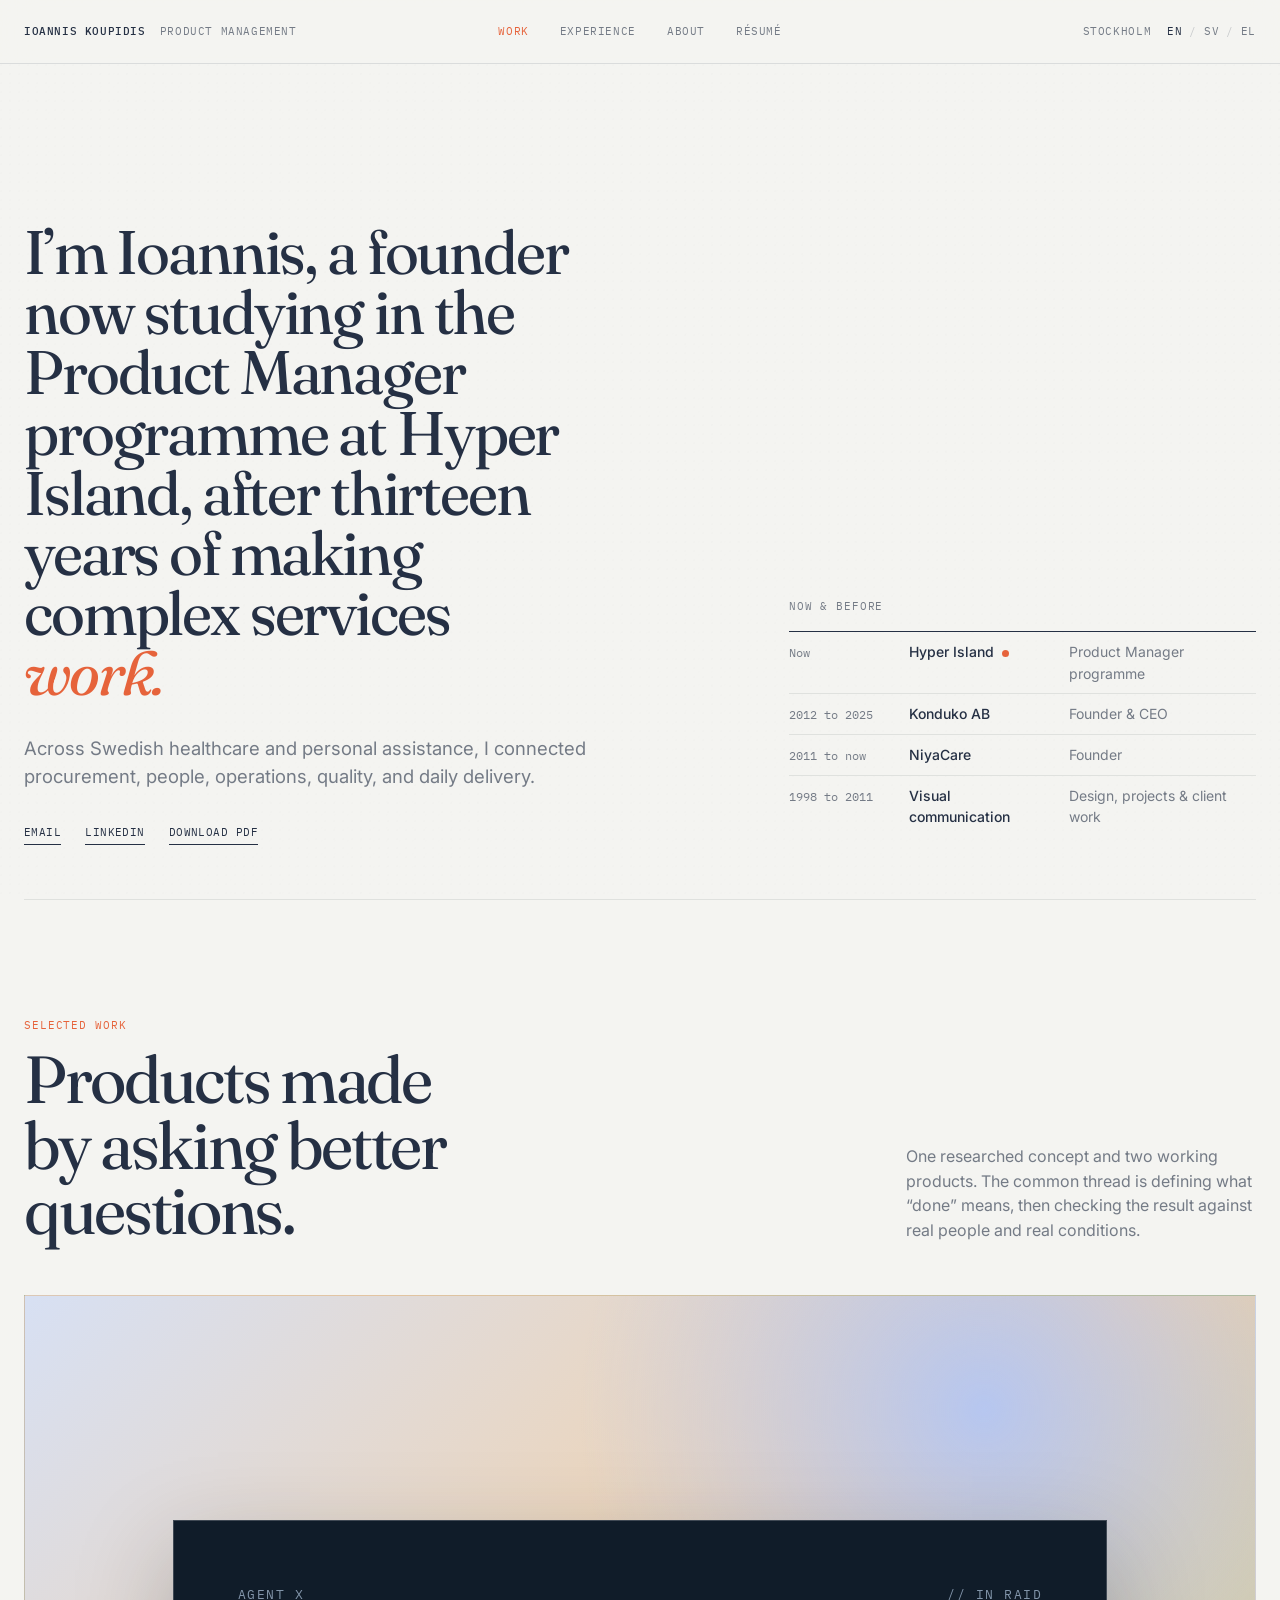
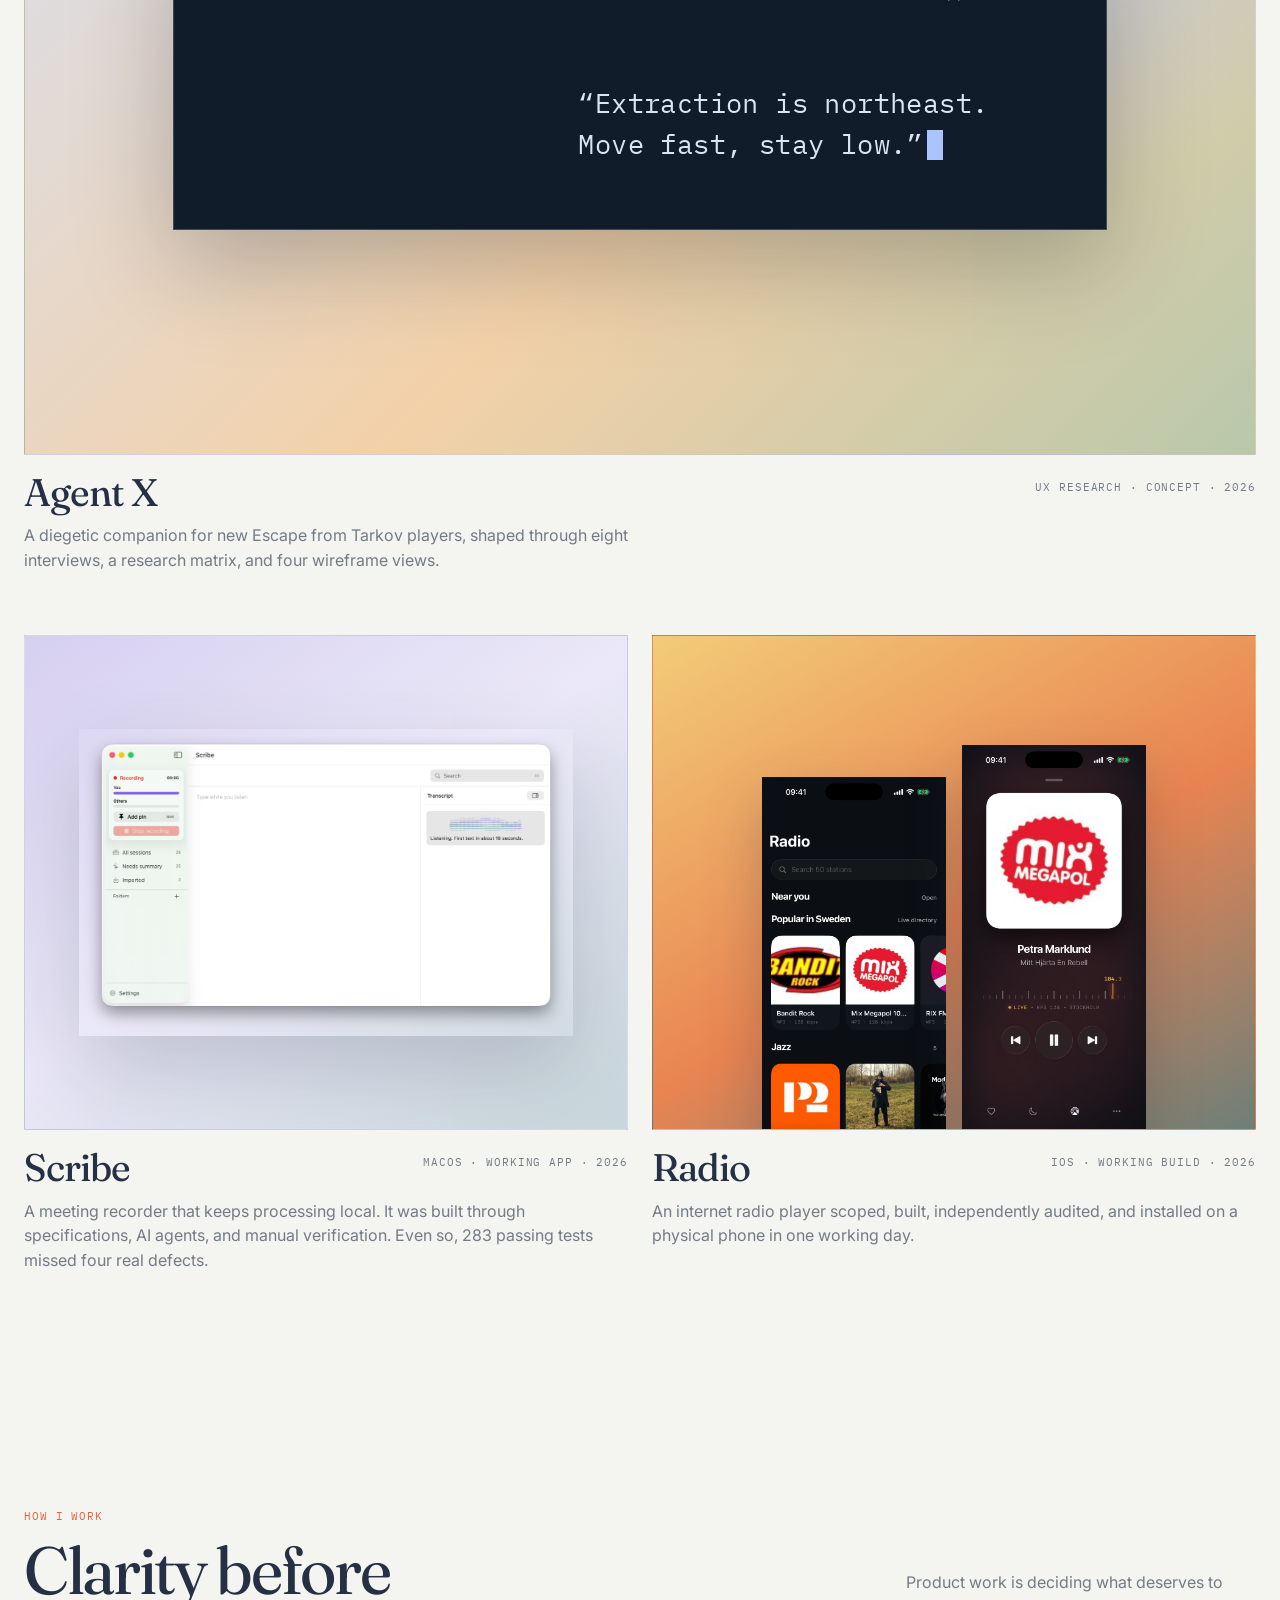
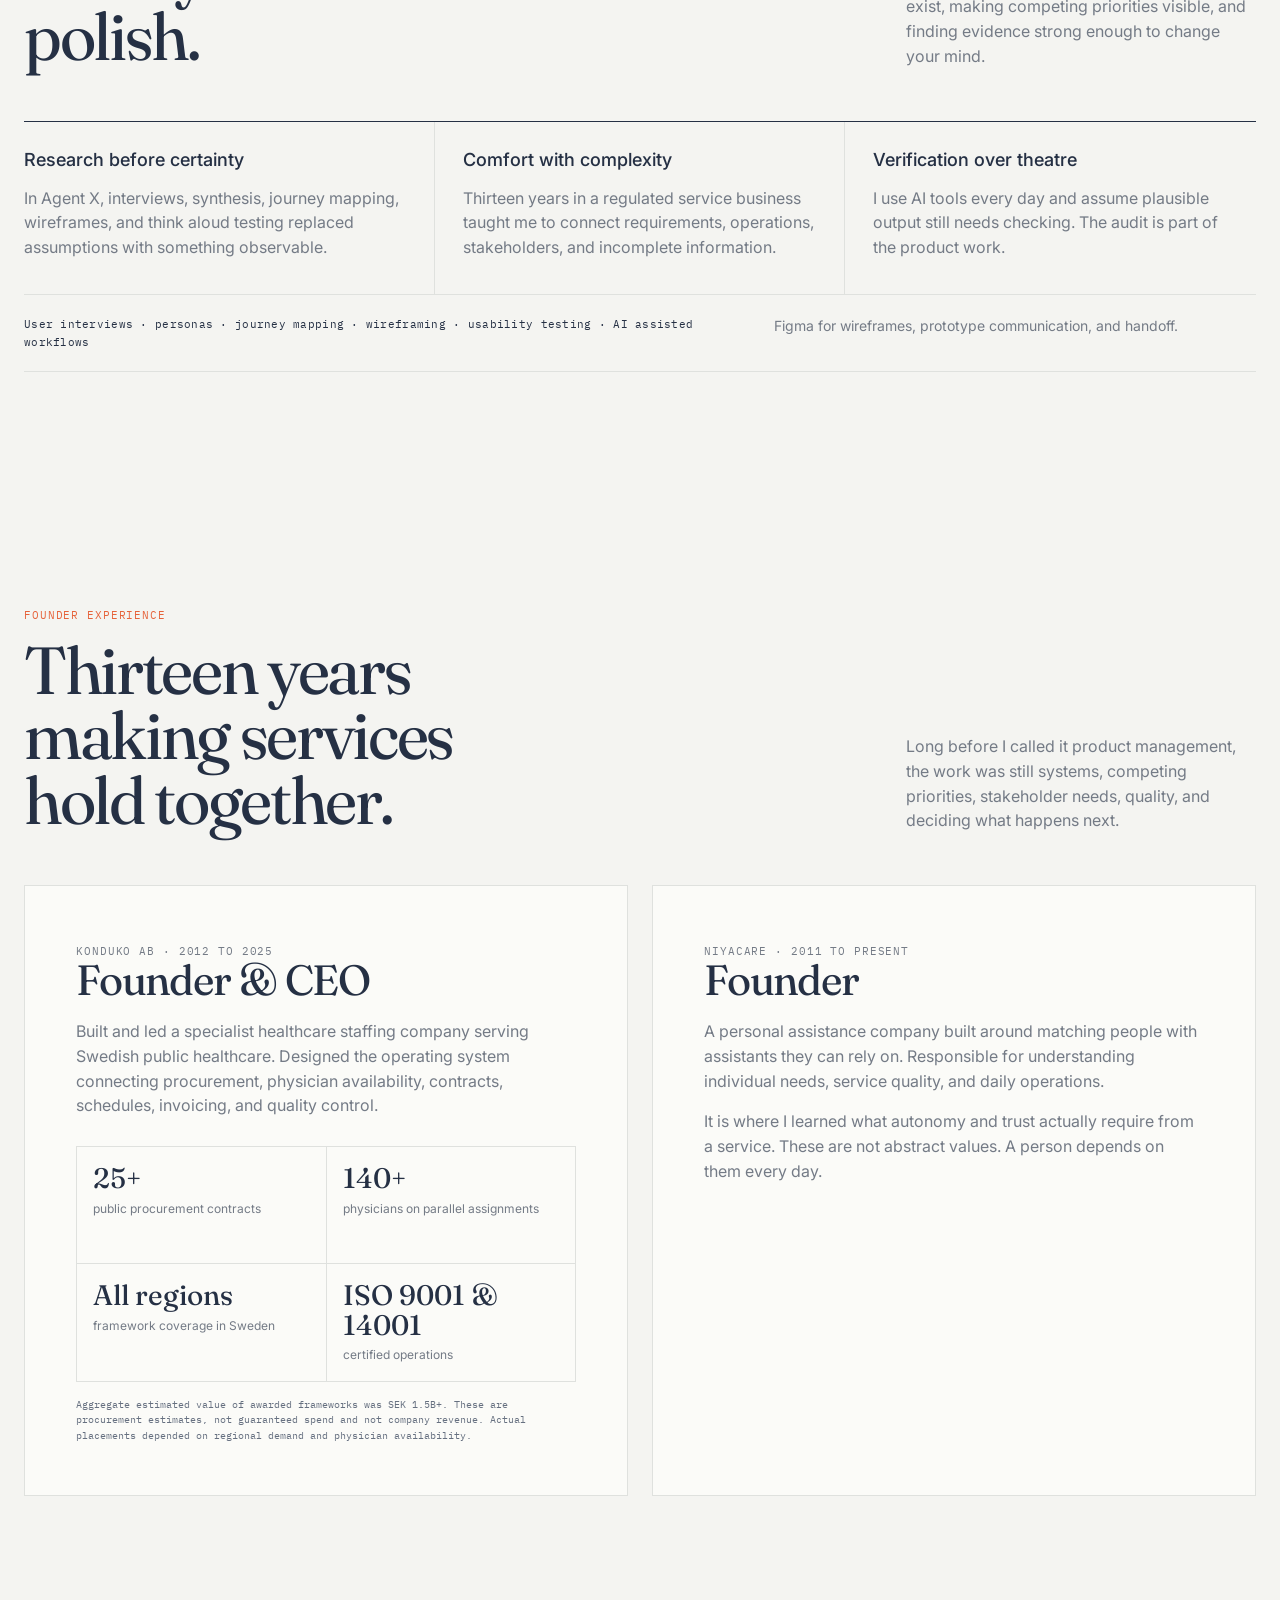
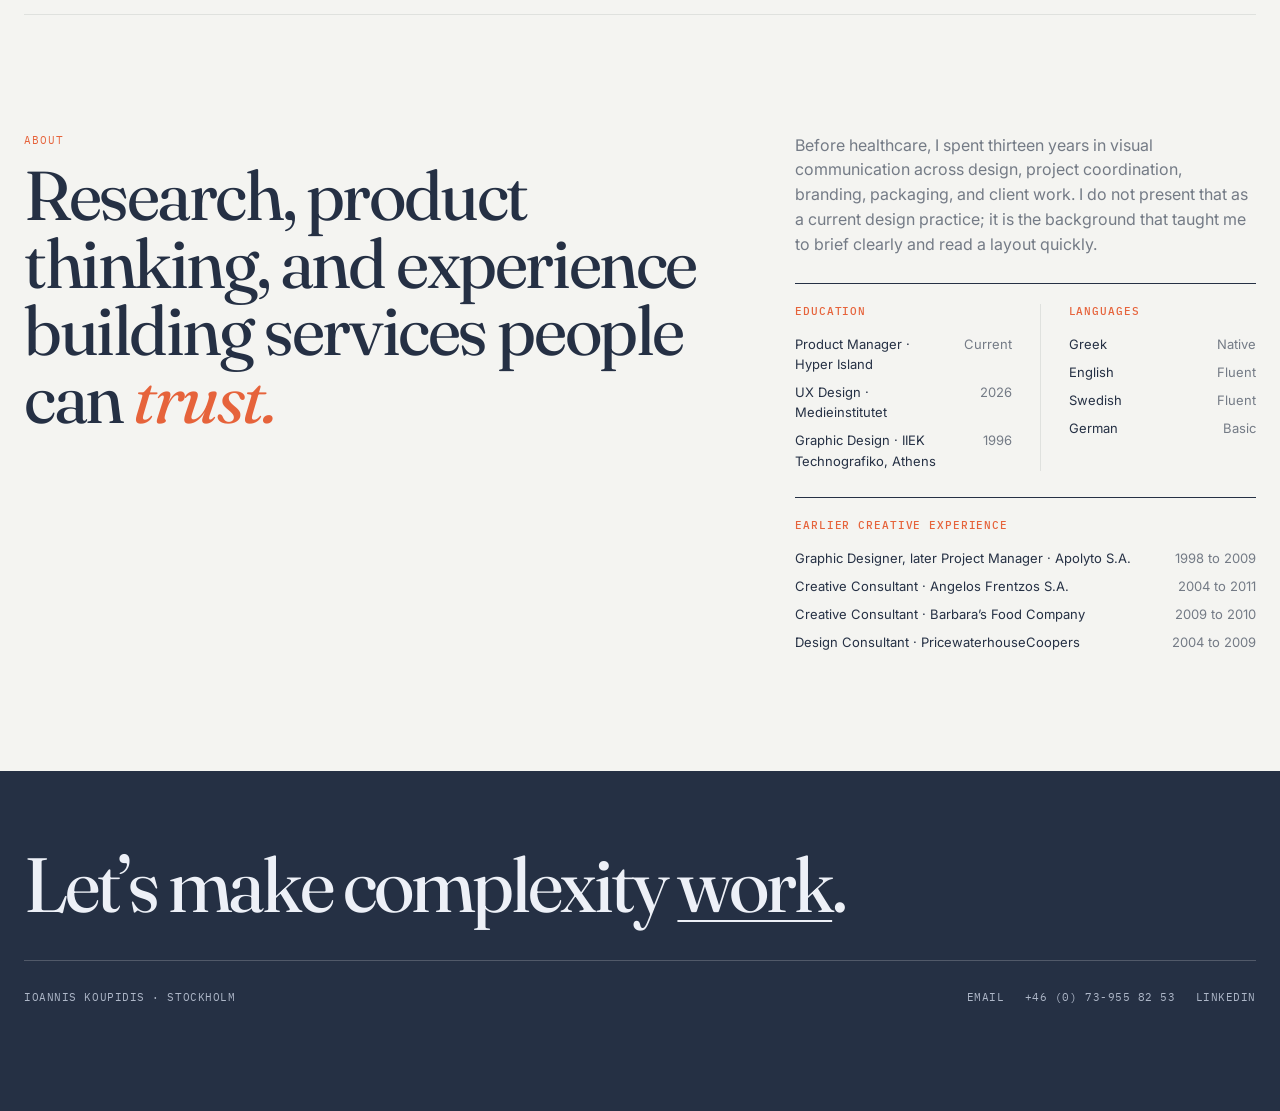
<file: index.html>
<!doctype html>
<html lang="en">
<head>
  <meta charset="utf-8">
  <meta name="viewport" content="width=device-width,initial-scale=1">
  <title>Ioannis Koupidis · Product Manager</title>
  <meta name="description" content="Founder and Product Manager student at Hyper Island with thirteen years of experience building and running complex services in Swedish healthcare.">
  <link rel="canonical" href="https://ioanniskp.github.io/CV-neo/">
  <link rel="alternate" hreflang="en" href="https://ioanniskp.github.io/CV-neo/">
  <link rel="alternate" hreflang="sv" href="https://ioanniskp.github.io/CV-neo/sv/">
  <link rel="alternate" hreflang="el" href="https://ioanniskp.github.io/CV-neo/el/">
  <link rel="alternate" hreflang="x-default" href="https://ioanniskp.github.io/CV-neo/">
  <meta property="og:title" content="Ioannis Koupidis · Product Manager">
  <meta property="og:description" content="Founder and Product Manager student at Hyper Island with thirteen years of experience building and running complex services in Swedish healthcare.">
  <meta property="og:type" content="website">
  <meta property="og:url" content="https://ioanniskp.github.io/CV-neo/">
  <meta property="og:locale" content="en_SE">
  <meta property="og:image" content="https://ioanniskp.github.io/CV-neo/assets/og.png">
  <meta property="og:image:width" content="1200">
  <meta property="og:image:height" content="630">
  <meta property="og:image:alt" content="Ioannis Koupidis portfolio">
  <meta name="twitter:card" content="summary_large_image">
  <meta name="twitter:title" content="Ioannis Koupidis · Product Manager">
  <meta name="twitter:description" content="Founder and Product Manager student at Hyper Island with thirteen years of experience building and running complex services in Swedish healthcare.">
  <meta name="twitter:image" content="https://ioanniskp.github.io/CV-neo/assets/og.png">
  <link rel="preconnect" href="https://fonts.googleapis.com">
  <link rel="preconnect" href="https://fonts.gstatic.com" crossorigin>
  <link href="https://fonts.googleapis.com/css2?family=Fraunces:ital,opsz,wght@0,9..144,300..700;1,9..144,300..600&family=IBM+Plex+Mono:wght@400;500&family=Inter:wght@400;500;600&display=swap" rel="stylesheet">
  <link rel="stylesheet" href="assets/site.css?v=20260825c">
</head>
<body class="home">
  <a class="skip-link" href="#main">Skip to content</a>
  <header class="site-header">
    <div class="header-inner">
      <a class="brand" href="./" aria-label="Ioannis Koupidis, home"><strong>Ioannis Koupidis</strong><span>Product management</span></a>
      <nav class="primary-nav" aria-label="Primary"><a href="#work" aria-current="page">Work</a><a href="#experience">Experience</a><a href="#about">About</a><a href="Ioannis-Koupidis-CV.pdf">Résumé</a></nav>
      <div class="header-tools"><span>Stockholm</span><span class="language-switch" role="group" aria-label="Language"><!--LANGS--><a href="./" hreflang="en" aria-current="page">EN</a><span class="sep">/</span><a href="sv/" hreflang="sv">SV</a><span class="sep">/</span><a href="el/" hreflang="el">EL</a><!--/LANGS--></span></div>
    </div>
  </header>

  <main id="main">
    <div class="page-shell">
      <section class="home-hero" aria-labelledby="intro-title">
        <div class="hero-copy">
          <h1 class="hero-title" id="intro-title">I’m Ioannis, a founder now studying in the Product Manager programme at Hyper Island, after thirteen years of making complex services <em>work.</em></h1>
          <p class="hero-support">Across Swedish healthcare and personal assistance, I connected procurement, people, operations, quality, and daily delivery.</p>
          <div class="hero-contact"><a class="text-link" href="mailto:gkoupidis@gmail.com">Email</a><a class="text-link" href="https://www.linkedin.com/in/koupidisyannis/" target="_blank" rel="noopener">LinkedIn</a><a class="text-link" href="Ioannis-Koupidis-CV.pdf" download>Download PDF</a></div>
        </div>
        <div class="timeline" aria-label="Selected experience">
          <p class="timeline-label">Now &amp; before</p>
          <div class="timeline-row current"><time>Now</time><strong>Hyper Island</strong><span>Product Manager programme</span></div>
          <div class="timeline-row"><time>2012 to 2025</time><strong>Konduko AB</strong><span>Founder &amp; CEO</span></div>
          <div class="timeline-row"><time>2011 to now</time><strong>NiyaCare</strong><span>Founder</span></div>
          <div class="timeline-row"><time>1998 to 2011</time><strong>Visual communication</strong><span>Design, projects &amp; client work</span></div>
        </div>
      </section>

      <section class="section-block" id="work" aria-labelledby="work-title">
        <div class="section-intro reveal"><div><p class="eyebrow">Selected work</p><h2 class="section-title" id="work-title">Products made by asking better questions.</h2></div><p>One researched concept and two working products. The common thread is defining what “done” means, then checking the result against real people and real conditions.</p></div>
        <div class="project-grid">
          <a class="project-card featured reveal" href="projects/agent-x/" data-cursor="View case study">
            <div class="project-visual visual-agent"><div class="agent-screen" aria-hidden="true"><div class="agent-screen-top"><span>AGENT X</span><span>// IN RAID</span></div><p class="agent-prompt">“Extraction is northeast. Move fast, stay low.”</p></div></div>
            <div class="project-info"><h3>Agent X</h3><p class="project-kicker"><span class="case-language" lang="en">EN · </span>UX research · Concept · 2026</p><p class="project-description">A diegetic companion for new Escape from Tarkov players, shaped through eight interviews, a research matrix, and four wireframe views.</p></div>
          </a>
          <a class="project-card reveal" href="projects/scribe/" data-cursor="View case study">
            <div class="project-visual visual-scribe"><img src="assets/images/scribe/recording.png" alt="Scribe recording interface with separate audio meters, notes and a live transcript" loading="lazy"></div>
            <div class="project-info"><h3>Scribe</h3><p class="project-kicker"><span class="case-language" lang="en">EN · </span>macOS · Working app · 2026</p><p class="project-description">A meeting recorder that keeps processing local. It was built through specifications, AI agents, and manual verification. Even so, 283 passing tests missed four real defects.</p></div>
          </a>
          <a class="project-card reveal" href="projects/radio/" data-cursor="View case study">
            <div class="project-visual visual-radio"><img src="assets/images/radio/browse.png" alt="Radio iOS browse screen" loading="lazy"><img src="assets/images/radio/player.png" alt="Radio iOS now-playing screen" loading="lazy"></div>
            <div class="project-info"><h3>Radio</h3><p class="project-kicker"><span class="case-language" lang="en">EN · </span>iOS · Working build · 2026</p><p class="project-description">An internet radio player scoped, built, independently audited, and installed on a physical phone in one working day.</p></div>
          </a>
        </div>
      </section>

      <section class="section-block" aria-labelledby="approach-title">
        <div class="section-intro reveal"><div><p class="eyebrow">How I work</p><h2 class="section-title" id="approach-title">Clarity before polish.</h2></div><p>Product work is deciding what deserves to exist, making competing priorities visible, and finding evidence strong enough to change your mind.</p></div>
        <div class="principles reveal">
          <article class="principle"><h3>Research before certainty</h3><p>In Agent X, interviews, synthesis, journey mapping, wireframes, and think aloud testing replaced assumptions with something observable.</p></article>
          <article class="principle"><h3>Comfort with complexity</h3><p>Thirteen years in a regulated service business taught me to connect requirements, operations, stakeholders, and incomplete information.</p></article>
          <article class="principle"><h3>Verification over theatre</h3><p>I use AI tools every day and assume plausible output still needs checking. The audit is part of the product work.</p></article>
        </div>
        <div class="capabilities reveal"><p class="capabilities-list">User interviews · personas · journey mapping · wireframing · usability testing · AI assisted workflows</p><p class="capabilities-tool">Figma for wireframes, prototype communication, and handoff.</p></div>
      </section>

      <section class="section-block" id="experience" aria-labelledby="experience-title">
        <div class="section-intro reveal"><div><p class="eyebrow">Founder experience</p><h2 class="section-title" id="experience-title">Thirteen years making services hold together.</h2></div><p>Long before I called it product management, the work was still systems, competing priorities, stakeholder needs, quality, and deciding what happens next.</p></div>
        <div class="experience-grid">
          <article class="experience-card reveal"><p class="project-kicker" style="text-align:left">Konduko AB · 2012 to 2025</p><h3>Founder &amp; CEO</h3><p>Built and led a specialist healthcare staffing company serving Swedish public healthcare. Designed the operating system connecting procurement, physician availability, contracts, schedules, invoicing, and quality control.</p><div class="metric-row"><div class="metric"><strong>25+</strong><span>public procurement contracts</span></div><div class="metric"><strong>140+</strong><span>physicians on parallel assignments</span></div><div class="metric"><strong>All regions</strong><span>framework coverage in Sweden</span></div><div class="metric"><strong>ISO 9001 &amp; 14001</strong><span>certified operations</span></div></div><p class="metric-note">Aggregate estimated value of awarded frameworks was SEK 1.5B+. These are procurement estimates, not guaranteed spend and not company revenue. Actual placements depended on regional demand and physician availability.</p></article>
          <article class="experience-card reveal"><p class="project-kicker" style="text-align:left">NiyaCare · 2011 to present</p><h3>Founder</h3><p>A personal assistance company built around matching people with assistants they can rely on. Responsible for understanding individual needs, service quality, and daily operations.</p><p>It is where I learned what autonomy and trust actually require from a service. These are not abstract values. A person depends on them every day.</p></article>
        </div>
      </section>

      <section class="about-band" id="about" aria-labelledby="about-title">
        <div><p class="eyebrow">About</p><h2 class="statement" id="about-title">Research, product thinking, and experience building services people can <em>trust.</em></h2></div>
        <div class="about-details">
          <p>Before healthcare, I spent thirteen years in visual communication across design, project coordination, branding, packaging, and client work. I do not present that as a current design practice; it is the background that taught me to brief clearly and read a layout quickly.</p>
          <div class="profile-facts">
            <section class="fact-group" aria-labelledby="education-title">
              <h3 class="fact-heading" id="education-title">Education</h3>
              <div class="compact-list"><span>Product Manager · Hyper Island</span><span>Current</span><span>UX Design · Medieinstitutet</span><span>2026</span><span>Graphic Design · IIEK Technografiko, Athens</span><span>1996</span></div>
            </section>
            <section class="fact-group" aria-labelledby="languages-title">
              <h3 class="fact-heading" id="languages-title">Languages</h3>
              <div class="compact-list"><span>Greek</span><span>Native</span><span>English</span><span>Fluent</span><span>Swedish</span><span>Fluent</span><span>German</span><span>Basic</span></div>
            </section>
          </div>
          <section class="earlier-experience" aria-labelledby="earlier-experience-title">
            <h3 class="fact-heading" id="earlier-experience-title">Earlier creative experience</h3>
            <div class="compact-list"><span>Graphic Designer, later Project Manager · Apolyto S.A.</span><span>1998 to 2009</span><span>Creative Consultant · Angelos Frentzos S.A.</span><span>2004 to 2011</span><span>Creative Consultant · Barbara’s Food Company</span><span>2009 to 2010</span><span>Design Consultant · PricewaterhouseCoopers</span><span>2004 to 2009</span></div>
          </section>
        </div>
      </section>
    </div>
  </main>
  <footer class="site-footer"><div class="footer-inner"><p class="footer-title">Let’s make complexity <a href="mailto:gkoupidis@gmail.com">work</a>.</p><div class="footer-meta"><span>Ioannis Koupidis · Stockholm</span><span class="footer-links"><a href="mailto:gkoupidis@gmail.com">Email</a><a href="tel:+46739558253">+46 (0) 73-955 82 53</a><a href="https://www.linkedin.com/in/koupidisyannis/" target="_blank" rel="noopener">LinkedIn</a></span></div></div></footer>
  <script src="assets/site.js"></script>
</body>
</html>
</file>
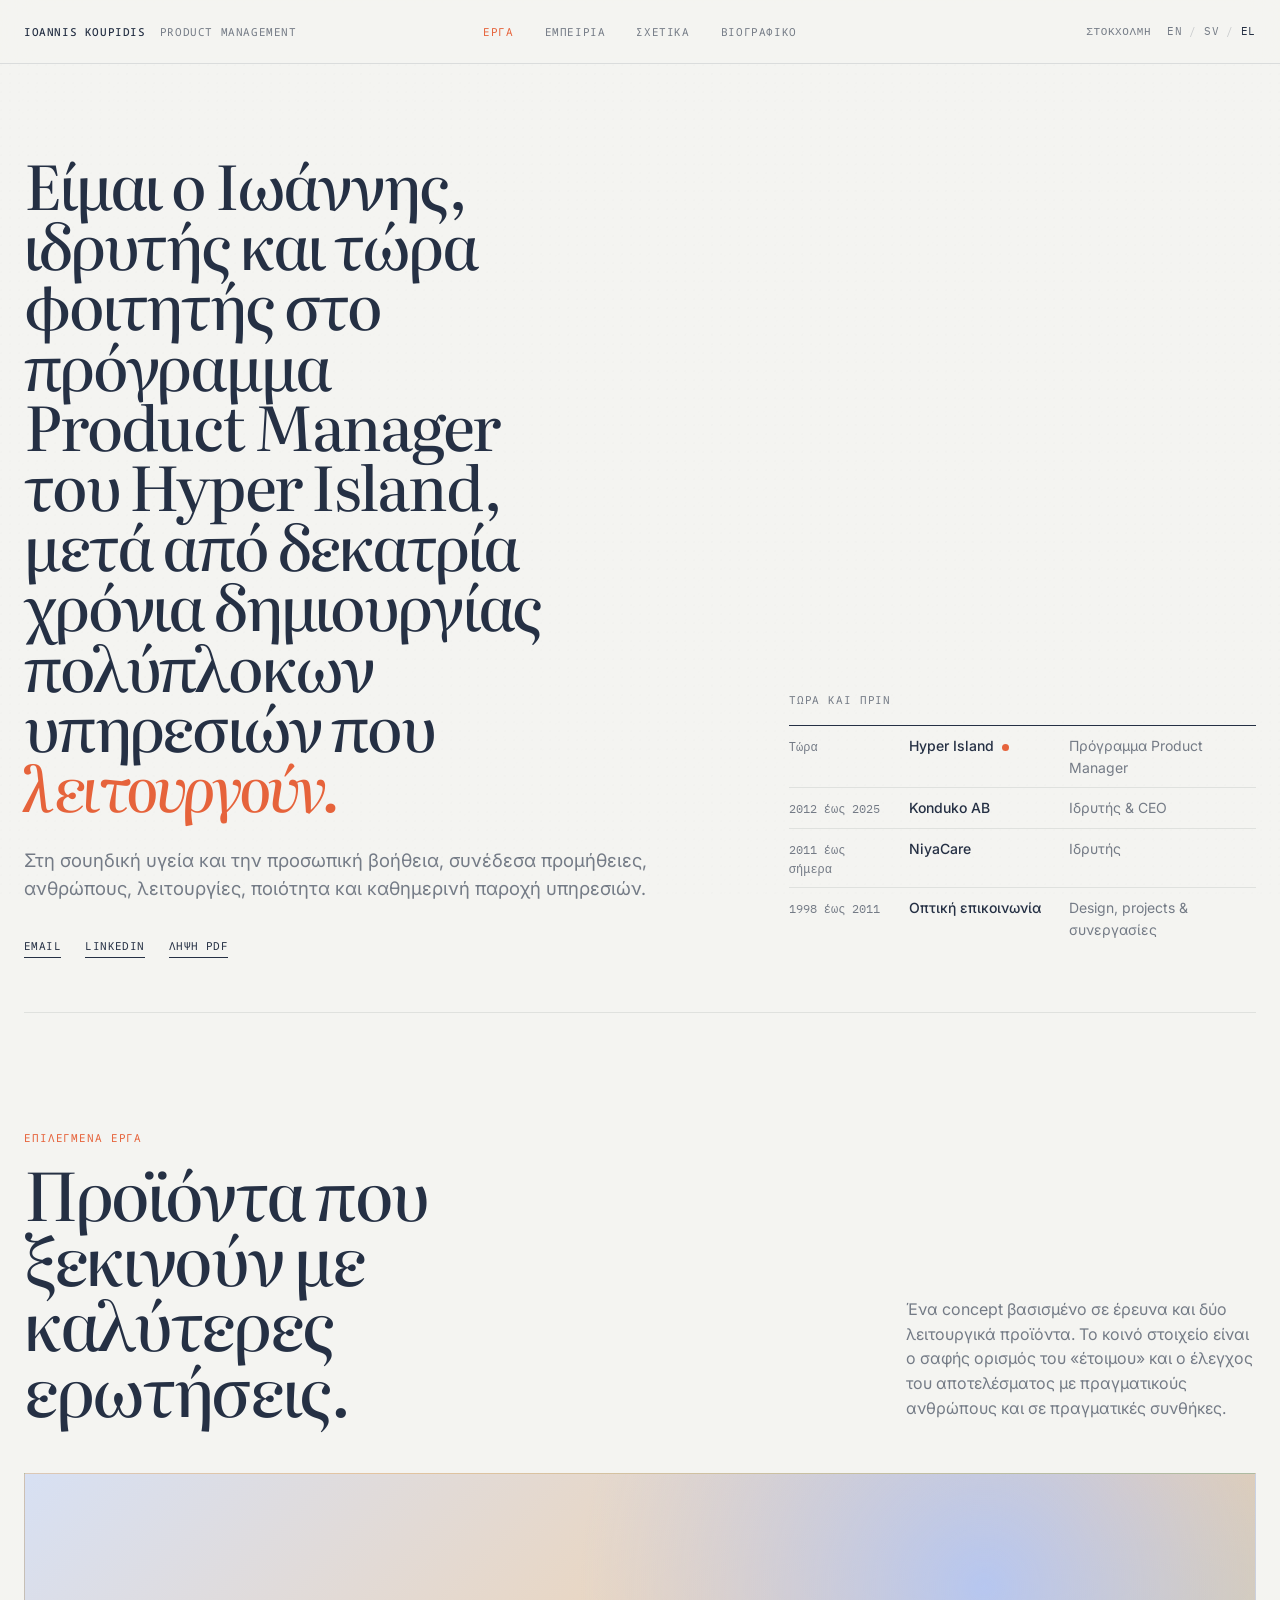
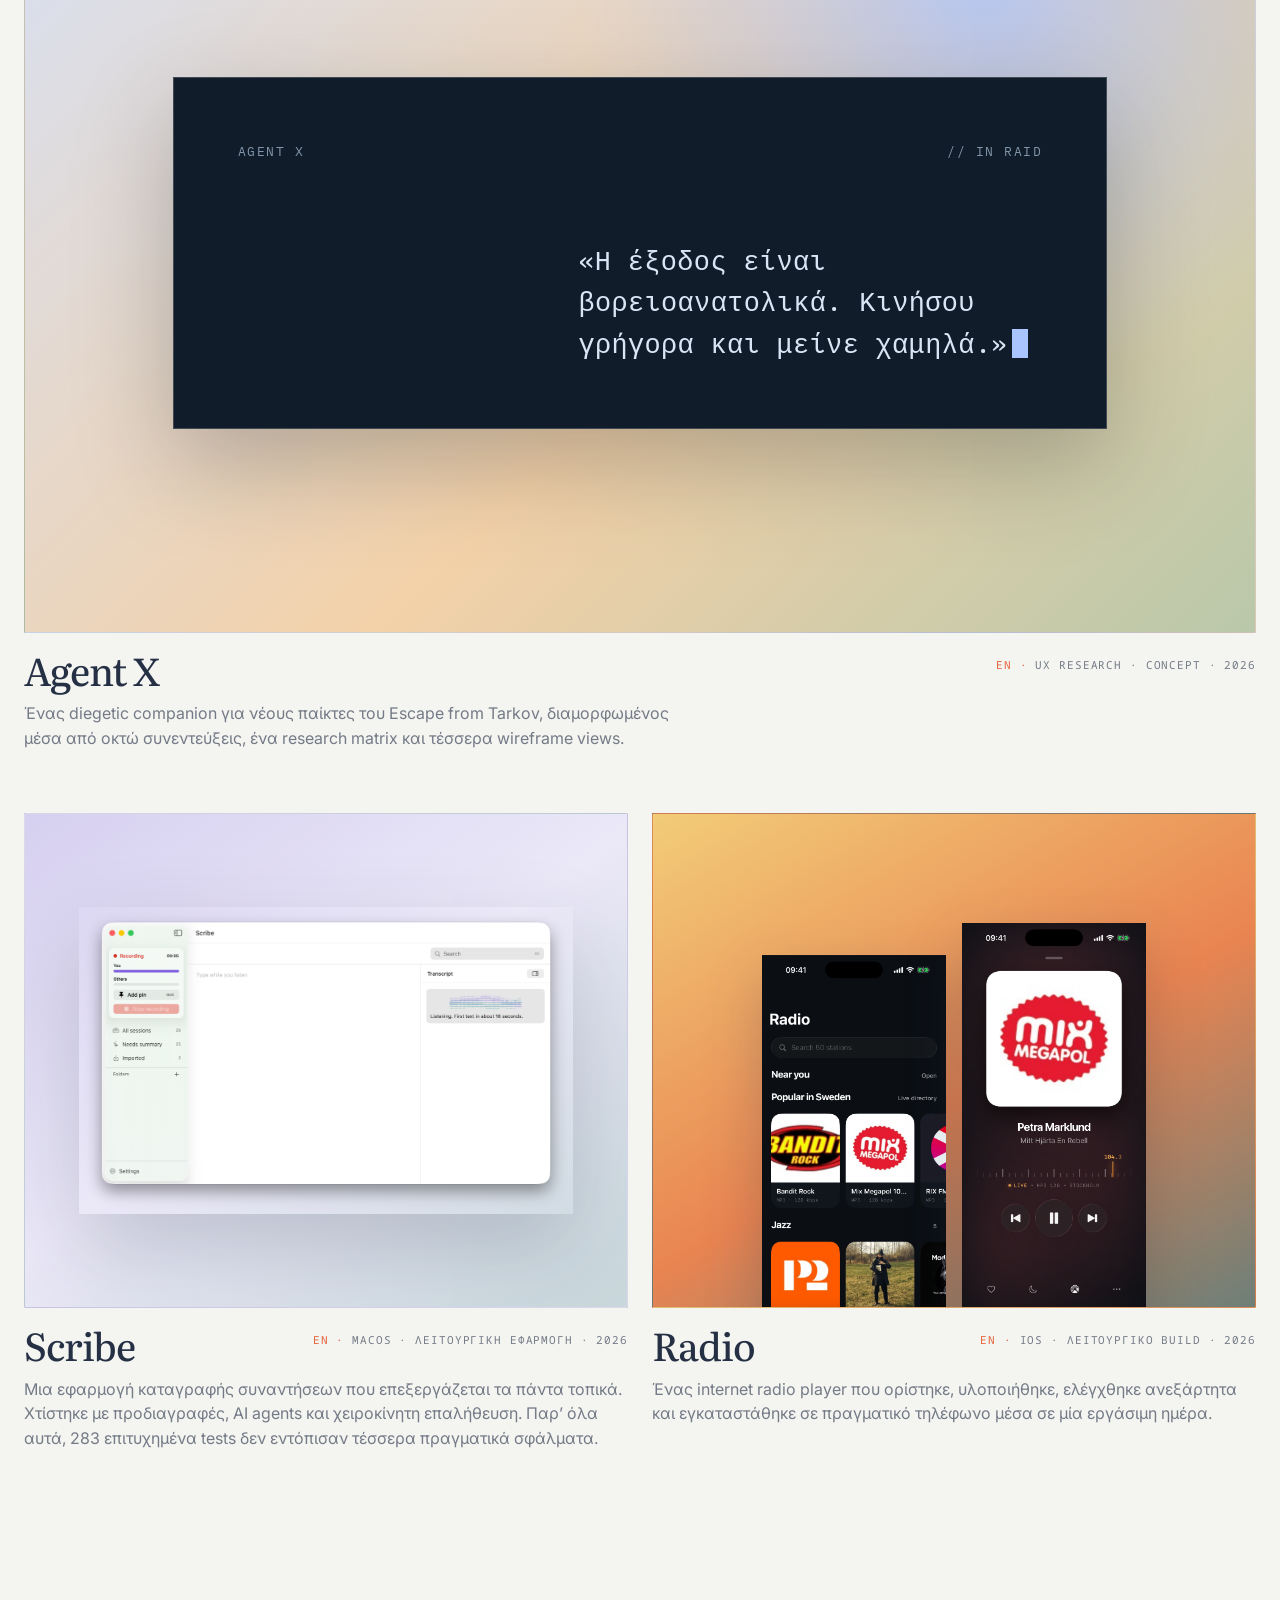
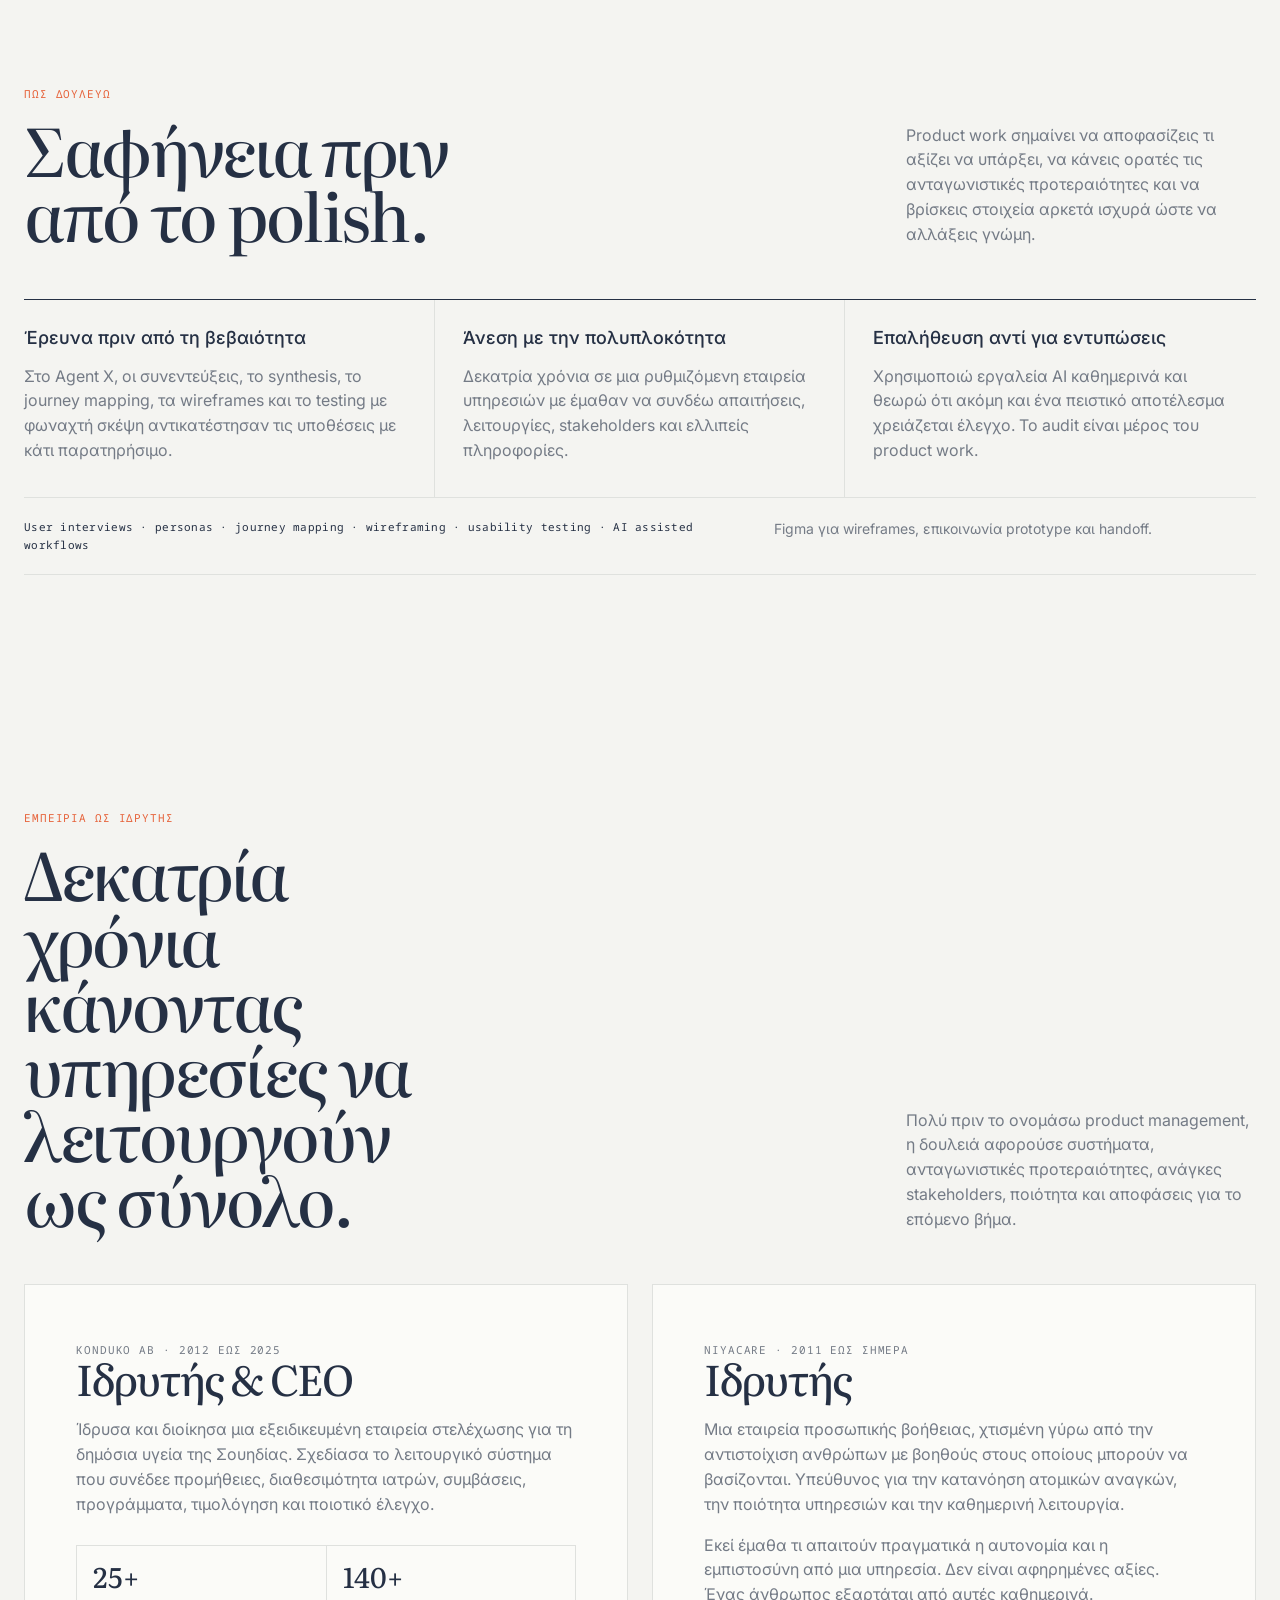
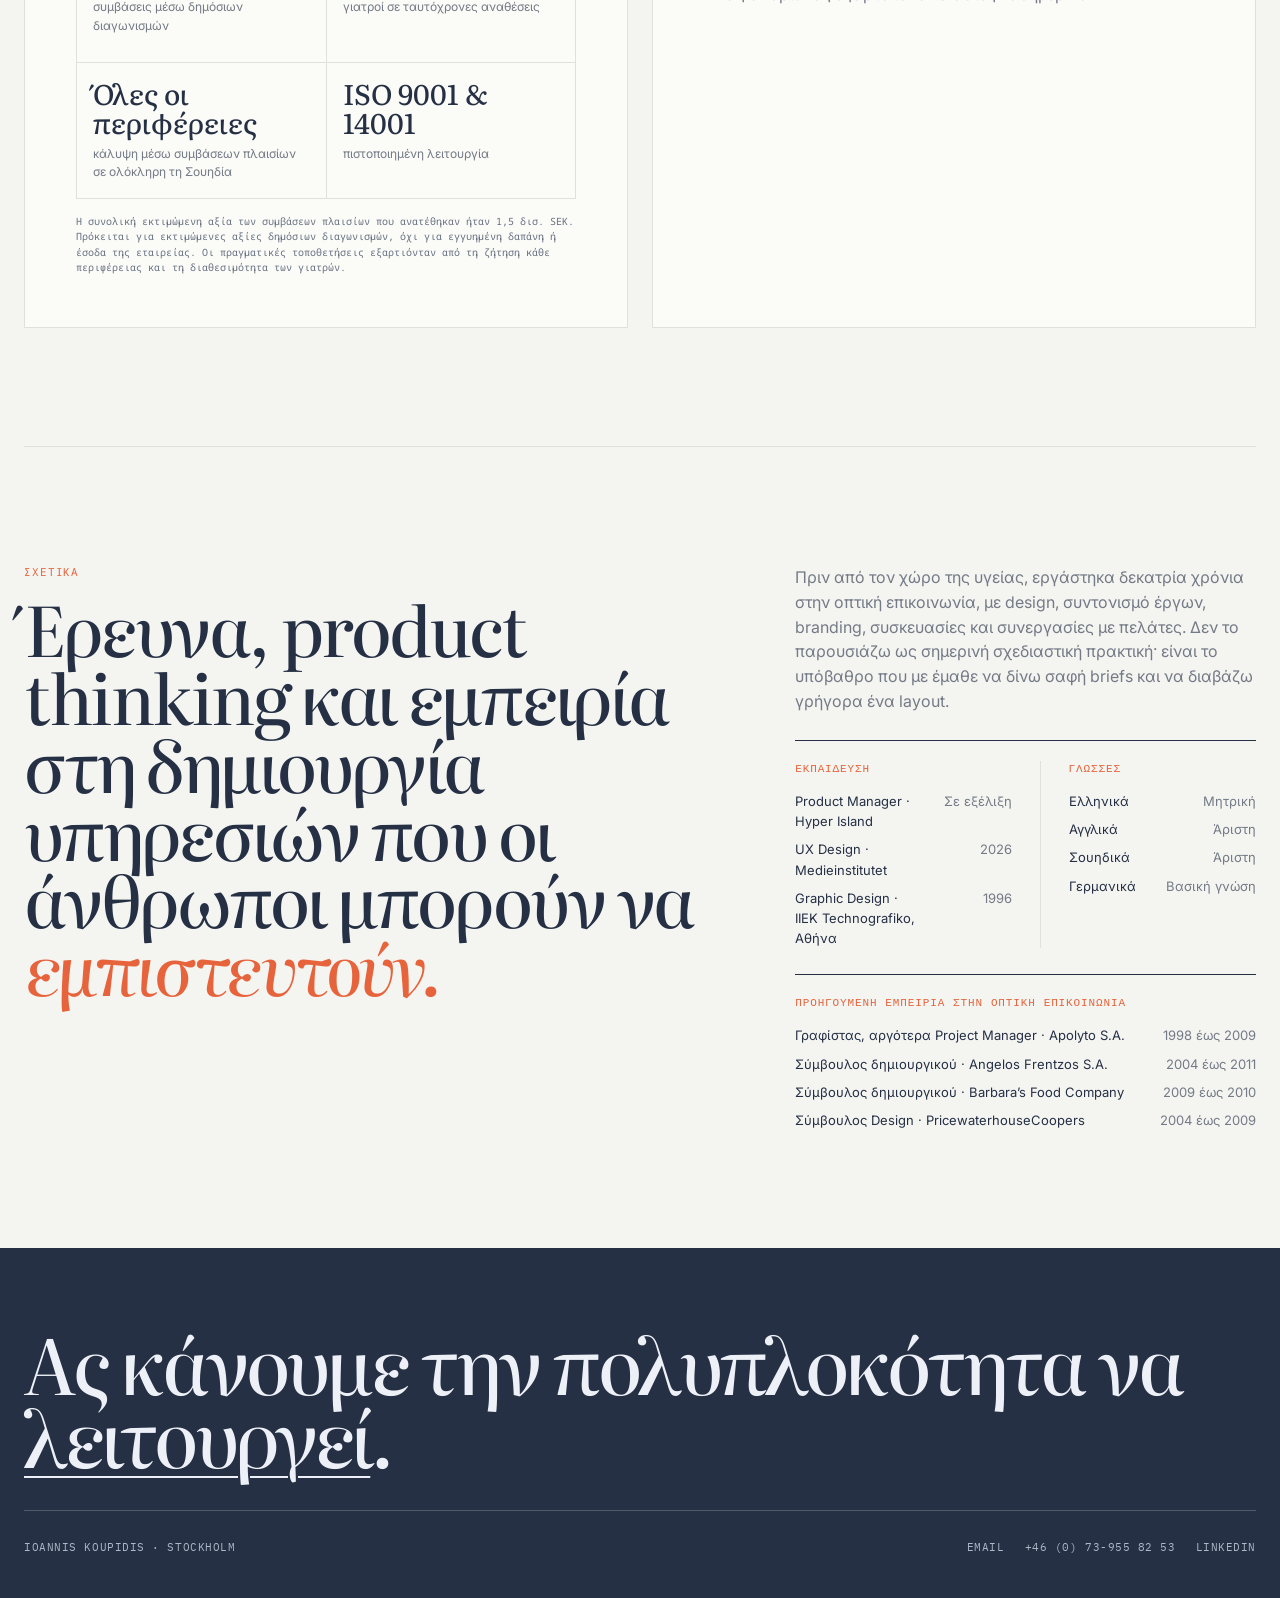
<file: el/index.html>
<!doctype html>
<html lang="el">
<head>
  <meta charset="utf-8">
  <meta name="viewport" content="width=device-width,initial-scale=1">
  <title>Ioannis Koupidis · Product Manager</title>
  <meta name="description" content="Ιδρυτής και σπουδαστής στο πρόγραμμα Product Manager του Hyper Island, με δεκατρία χρόνια εμπειρίας στη δημιουργία και λειτουργία πολύπλοκων υπηρεσιών στη σουηδική υγεία.">
  <link rel="canonical" href="https://ioanniskp.github.io/CV-neo/el/">
  <link rel="alternate" hreflang="en" href="https://ioanniskp.github.io/CV-neo/">
  <link rel="alternate" hreflang="sv" href="https://ioanniskp.github.io/CV-neo/sv/">
  <link rel="alternate" hreflang="el" href="https://ioanniskp.github.io/CV-neo/el/">
  <link rel="alternate" hreflang="x-default" href="https://ioanniskp.github.io/CV-neo/">
  <meta property="og:title" content="Ioannis Koupidis · Product Manager">
  <meta property="og:description" content="Ιδρυτής και σπουδαστής στο πρόγραμμα Product Manager του Hyper Island, με δεκατρία χρόνια εμπειρίας στη δημιουργία και λειτουργία πολύπλοκων υπηρεσιών στη σουηδική υγεία.">
  <meta property="og:type" content="website">
  <meta property="og:url" content="https://ioanniskp.github.io/CV-neo/el/">
  <meta property="og:locale" content="el_GR">
  <meta property="og:image" content="https://ioanniskp.github.io/CV-neo/assets/og.png">
  <meta property="og:image:width" content="1200">
  <meta property="og:image:height" content="630">
  <meta property="og:image:alt" content="Ioannis Koupidis portfolio">
  <meta name="twitter:card" content="summary_large_image">
  <meta name="twitter:title" content="Ioannis Koupidis · Product Manager">
  <meta name="twitter:description" content="Ιδρυτής και σπουδαστής στο πρόγραμμα Product Manager του Hyper Island, με δεκατρία χρόνια εμπειρίας στη δημιουργία και λειτουργία πολύπλοκων υπηρεσιών στη σουηδική υγεία.">
  <meta name="twitter:image" content="https://ioanniskp.github.io/CV-neo/assets/og.png">
  <link rel="preconnect" href="https://fonts.googleapis.com">
  <link rel="preconnect" href="https://fonts.gstatic.com" crossorigin>
  <link href="https://fonts.googleapis.com/css2?family=Literata:ital,opsz,wght@0,7..72,200..900;1,7..72,200..900&family=IBM+Plex+Mono:wght@400;500&family=Inter:wght@400;500;600&family=Noto+Sans+Mono:wght@400;500&display=swap" rel="stylesheet">
  <link rel="stylesheet" href="../assets/site.css?v=20260825c">

<style>
  /* Fraunces and IBM Plex Mono do not include Greek glyphs. */
  .hero-title,.case-title,.section-title,.case-section h2,.statement,
  .project-info h3,.experience-card h3,.metric strong,.footer-title{
    font-family:'Literata',Georgia,serif;
    font-optical-sizing:auto;
    font-weight:460;
  }
  .brand,.primary-nav a,.header-tools,.timeline-label,.eyebrow,.project-kicker,
  .text-link,.language-switch,.experience-card>.metric-note,.capabilities-list{
    font-family:'Noto Sans Mono',ui-monospace,monospace;
  }
  @media print{
    body{font-size:8.5pt;line-height:1.23}
    .hero-title{font-size:20.5pt}
    .hero-support{font-size:9.2pt}
    .section-title,.statement{font-size:15pt}
    .project-card,.principle,.experience-card{padding:1.8mm 0}
    .experience-card>.metric-note{font-size:6.6pt;line-height:1.2}
    .compact-list{font-size:8.2pt}
  }
</style>
</head>
<body class="home">
  <a class="skip-link" href="#main">Μετάβαση στο περιεχόμενο</a>
  <header class="site-header">
    <div class="header-inner">
      <a class="brand" href="./" aria-label="Ioannis Koupidis, home"><strong>Ioannis Koupidis</strong><span>Product Management</span></a>
      <nav class="primary-nav" aria-label="Primary"><a href="#work" aria-current="page">Έργα</a><a href="#experience">Εμπειρία</a><a href="#about">Σχετικά</a><a href="Ioannis-Koupidis-CV-el.pdf">Βιογραφικό</a></nav>
      <div class="header-tools"><span>Στοκχόλμη</span><span class="language-switch" role="group" aria-label="Language"><!--LANGS--><a href="../" hreflang="en">EN</a><span class="sep" aria-hidden="true">/</span><a href="../sv/" hreflang="sv">SV</a><span class="sep" aria-hidden="true">/</span><a href="./" hreflang="el" aria-current="page">EL</a><!--/LANGS--></span></div>
    </div>
  </header>

  <main id="main">
    <div class="page-shell">
      <section class="home-hero" aria-labelledby="intro-title">
        <div class="hero-copy">
          <h1 class="hero-title" id="intro-title">Είμαι ο Ιωάννης, ιδρυτής και τώρα φοιτητής στο πρόγραμμα Product Manager του Hyper Island, μετά από δεκατρία χρόνια δημιουργίας πολύπλοκων υπηρεσιών που <em>λειτουργούν.</em></h1>
          <p class="hero-support">Στη σουηδική υγεία και την προσωπική βοήθεια, συνέδεσα προμήθειες, ανθρώπους, λειτουργίες, ποιότητα και καθημερινή παροχή υπηρεσιών.</p>
          <div class="hero-contact"><a class="text-link" href="mailto:gkoupidis@gmail.com">Email</a><a class="text-link" href="https://www.linkedin.com/in/koupidisyannis/" target="_blank" rel="noopener">LinkedIn</a><a class="text-link" href="Ioannis-Koupidis-CV-el.pdf" download>Λήψη PDF</a></div>
        </div>
        <div class="timeline" aria-label="Selected experience">
          <p class="timeline-label">Τώρα και πριν</p>
          <div class="timeline-row current"><time>Τώρα</time><strong>Hyper Island</strong><span>Πρόγραμμα Product Manager</span></div>
          <div class="timeline-row"><time>2012 έως 2025</time><strong>Konduko AB</strong><span>Ιδρυτής &amp; CEO</span></div>
          <div class="timeline-row"><time>2011 έως σήμερα</time><strong>NiyaCare</strong><span>Ιδρυτής</span></div>
          <div class="timeline-row"><time>1998 έως 2011</time><strong>Οπτική επικοινωνία</strong><span>Design, projects &amp; συνεργασίες</span></div>
        </div>
      </section>

      <section class="section-block" id="work" aria-labelledby="work-title">
        <div class="section-intro reveal"><div><p class="eyebrow">Επιλεγμένα έργα</p><h2 class="section-title" id="work-title">Προϊόντα που ξεκινούν με καλύτερες ερωτήσεις.</h2></div><p>Ένα concept βασισμένο σε έρευνα και δύο λειτουργικά προϊόντα. Το κοινό στοιχείο είναι ο σαφής ορισμός του «έτοιμου» και ο έλεγχος του αποτελέσματος με πραγματικούς ανθρώπους και σε πραγματικές συνθήκες.</p></div>
        <div class="project-grid">
          <a class="project-card featured reveal" href="../projects/agent-x/" data-cursor="View case study">
            <div class="project-visual visual-agent"><div class="agent-screen" aria-hidden="true"><div class="agent-screen-top"><span>AGENT X</span><span>// IN RAID</span></div><p class="agent-prompt">«Η έξοδος είναι βορειοανατολικά. Κινήσου γρήγορα και μείνε χαμηλά.»</p></div></div>
            <div class="project-info"><h3>Agent X</h3><p class="project-kicker"><span class="case-language" lang="en">EN · </span>UX research · Concept · 2026</p><p class="project-description">Ένας diegetic companion για νέους παίκτες του Escape from Tarkov, διαμορφωμένος μέσα από οκτώ συνεντεύξεις, ένα research matrix και τέσσερα wireframe views.</p></div>
          </a>
          <a class="project-card reveal" href="../projects/scribe/" data-cursor="View case study">
            <div class="project-visual visual-scribe"><img src="../assets/images/scribe/recording.png" alt="Scribe recording interface with separate audio meters, notes and a live transcript" loading="lazy"></div>
            <div class="project-info"><h3>Scribe</h3><p class="project-kicker"><span class="case-language" lang="en">EN · </span>macOS · Λειτουργική εφαρμογή · 2026</p><p class="project-description">Μια εφαρμογή καταγραφής συναντήσεων που επεξεργάζεται τα πάντα τοπικά. Χτίστηκε με προδιαγραφές, AI agents και χειροκίνητη επαλήθευση. Παρ’ όλα αυτά, 283 επιτυχημένα tests δεν εντόπισαν τέσσερα πραγματικά σφάλματα.</p></div>
          </a>
          <a class="project-card reveal" href="../projects/radio/" data-cursor="View case study">
            <div class="project-visual visual-radio"><img src="../assets/images/radio/browse.png" alt="Radio iOS browse screen" loading="lazy"><img src="../assets/images/radio/player.png" alt="Radio iOS now-playing screen" loading="lazy"></div>
            <div class="project-info"><h3>Radio</h3><p class="project-kicker"><span class="case-language" lang="en">EN · </span>iOS · Λειτουργικό build · 2026</p><p class="project-description">Ένας internet radio player που ορίστηκε, υλοποιήθηκε, ελέγχθηκε ανεξάρτητα και εγκαταστάθηκε σε πραγματικό τηλέφωνο μέσα σε μία εργάσιμη ημέρα.</p></div>
          </a>
        </div>
      </section>

      <section class="section-block" aria-labelledby="approach-title">
        <div class="section-intro reveal"><div><p class="eyebrow">Πώς δουλεύω</p><h2 class="section-title" id="approach-title">Σαφήνεια πριν από το polish.</h2></div><p>Product work σημαίνει να αποφασίζεις τι αξίζει να υπάρξει, να κάνεις ορατές τις ανταγωνιστικές προτεραιότητες και να βρίσκεις στοιχεία αρκετά ισχυρά ώστε να αλλάξεις γνώμη.</p></div>
        <div class="principles reveal">
          <article class="principle"><h3>Έρευνα πριν από τη βεβαιότητα</h3><p>Στο Agent X, οι συνεντεύξεις, το synthesis, το journey mapping, τα wireframes και το testing με φωναχτή σκέψη αντικατέστησαν τις υποθέσεις με κάτι παρατηρήσιμο.</p></article>
          <article class="principle"><h3>Άνεση με την πολυπλοκότητα</h3><p>Δεκατρία χρόνια σε μια ρυθμιζόμενη εταιρεία υπηρεσιών με έμαθαν να συνδέω απαιτήσεις, λειτουργίες, stakeholders και ελλιπείς πληροφορίες.</p></article>
          <article class="principle"><h3>Επαλήθευση αντί για εντυπώσεις</h3><p>Χρησιμοποιώ εργαλεία AI καθημερινά και θεωρώ ότι ακόμη και ένα πειστικό αποτέλεσμα χρειάζεται έλεγχο. Το audit είναι μέρος του product work.</p></article>
        </div>
        <div class="capabilities reveal"><p class="capabilities-list">User interviews · personas · journey mapping · wireframing · usability testing · AI assisted workflows</p><p class="capabilities-tool">Figma για wireframes, επικοινωνία prototype και handoff.</p></div>
      </section>

      <section class="section-block" id="experience" aria-labelledby="experience-title">
        <div class="section-intro reveal"><div><p class="eyebrow">Εμπειρία ως ιδρυτής</p><h2 class="section-title" id="experience-title">Δεκατρία χρόνια κάνοντας υπηρεσίες να λειτουργούν ως σύνολο.</h2></div><p>Πολύ πριν το ονομάσω product management, η δουλειά αφορούσε συστήματα, ανταγωνιστικές προτεραιότητες, ανάγκες stakeholders, ποιότητα και αποφάσεις για το επόμενο βήμα.</p></div>
        <div class="experience-grid">
          <article class="experience-card reveal"><p class="project-kicker" style="text-align:left">Konduko AB · 2012 έως 2025</p><h3>Ιδρυτής &amp; CEO</h3><p>Ίδρυσα και διοίκησα μια εξειδικευμένη εταιρεία στελέχωσης για τη δημόσια υγεία της Σουηδίας. Σχεδίασα το λειτουργικό σύστημα που συνέδεε προμήθειες, διαθεσιμότητα ιατρών, συμβάσεις, προγράμματα, τιμολόγηση και ποιοτικό έλεγχο.</p><div class="metric-row"><div class="metric"><strong>25+</strong><span>συμβάσεις μέσω δημόσιων διαγωνισμών</span></div><div class="metric"><strong>140+</strong><span>γιατροί σε ταυτόχρονες αναθέσεις</span></div><div class="metric"><strong>Όλες οι περιφέρειες</strong><span>κάλυψη μέσω συμβάσεων πλαισίων σε ολόκληρη τη Σουηδία</span></div><div class="metric"><strong>ISO 9001 &amp; 14001</strong><span>πιστοποιημένη λειτουργία</span></div></div><p class="metric-note">Η συνολική εκτιμώμενη αξία των συμβάσεων πλαισίων που ανατέθηκαν ήταν 1,5 δισ. SEK. Πρόκειται για εκτιμώμενες αξίες δημόσιων διαγωνισμών, όχι για εγγυημένη δαπάνη ή έσοδα της εταιρείας. Οι πραγματικές τοποθετήσεις εξαρτιόνταν από τη ζήτηση κάθε περιφέρειας και τη διαθεσιμότητα των γιατρών.</p></article>
          <article class="experience-card reveal"><p class="project-kicker" style="text-align:left">NiyaCare · 2011 έως σήμερα</p><h3>Ιδρυτής</h3><p>Μια εταιρεία προσωπικής βοήθειας, χτισμένη γύρω από την αντιστοίχιση ανθρώπων με βοηθούς στους οποίους μπορούν να βασίζονται. Υπεύθυνος για την κατανόηση ατομικών αναγκών, την ποιότητα υπηρεσιών και την καθημερινή λειτουργία.</p><p>Εκεί έμαθα τι απαιτούν πραγματικά η αυτονομία και η εμπιστοσύνη από μια υπηρεσία. Δεν είναι αφηρημένες αξίες. Ένας άνθρωπος εξαρτάται από αυτές καθημερινά.</p></article>
        </div>
      </section>

      <section class="about-band" id="about" aria-labelledby="about-title">
        <div><p class="eyebrow">Σχετικά</p><h2 class="statement" id="about-title">Έρευνα, product thinking και εμπειρία στη δημιουργία υπηρεσιών που οι άνθρωποι μπορούν να <em>εμπιστευτούν.</em></h2></div>
        <div class="about-details">
          <p>Πριν από τον χώρο της υγείας, εργάστηκα δεκατρία χρόνια στην οπτική επικοινωνία, με design, συντονισμό έργων, branding, συσκευασίες και συνεργασίες με πελάτες. Δεν το παρουσιάζω ως σημερινή σχεδιαστική πρακτική· είναι το υπόβαθρο που με έμαθε να δίνω σαφή briefs και να διαβάζω γρήγορα ένα layout.</p>
          <div class="profile-facts">
            <section class="fact-group" aria-labelledby="education-title">
              <h3 class="fact-heading" id="education-title">Εκπαίδευση</h3>
              <div class="compact-list"><span>Product Manager · Hyper Island</span><span>Σε εξέλιξη</span><span>UX Design · Medieinstitutet</span><span>2026</span><span>Graphic Design · IIEK Technografiko, Αθήνα</span><span>1996</span></div>
            </section>
            <section class="fact-group" aria-labelledby="languages-title">
              <h3 class="fact-heading" id="languages-title">Γλώσσες</h3>
              <div class="compact-list"><span>Ελληνικά</span><span>Μητρική</span><span>Αγγλικά</span><span>Άριστη</span><span>Σουηδικά</span><span>Άριστη</span><span>Γερμανικά</span><span>Βασική γνώση</span></div>
            </section>
          </div>
          <section class="earlier-experience" aria-labelledby="earlier-experience-title">
            <h3 class="fact-heading" id="earlier-experience-title">Προηγούμενη εμπειρία στην οπτική επικοινωνία</h3>
            <div class="compact-list"><span>Γραφίστας, αργότερα Project Manager · Apolyto S.A.</span><span>1998 έως 2009</span><span>Σύμβουλος δημιουργικού · Angelos Frentzos S.A.</span><span>2004 έως 2011</span><span>Σύμβουλος δημιουργικού · Barbara’s Food Company</span><span>2009 έως 2010</span><span>Σύμβουλος Design · PricewaterhouseCoopers</span><span>2004 έως 2009</span></div>
          </section>
        </div>
      </section>
    </div>
  </main>
  <footer class="site-footer"><div class="footer-inner"><p class="footer-title">Ας κάνουμε την πολυπλοκότητα να <a href="mailto:gkoupidis@gmail.com">λειτουργεί</a>.</p><div class="footer-meta"><span>Ioannis Koupidis · Stockholm</span><span class="footer-links"><a href="mailto:gkoupidis@gmail.com">Email</a><a href="tel:+46739558253">+46 (0) 73-955 82 53</a><a href="https://www.linkedin.com/in/koupidisyannis/" target="_blank" rel="noopener">LinkedIn</a></span></div></div></footer>
  <script src="../assets/site.js"></script>
</body>
</html>
</file>
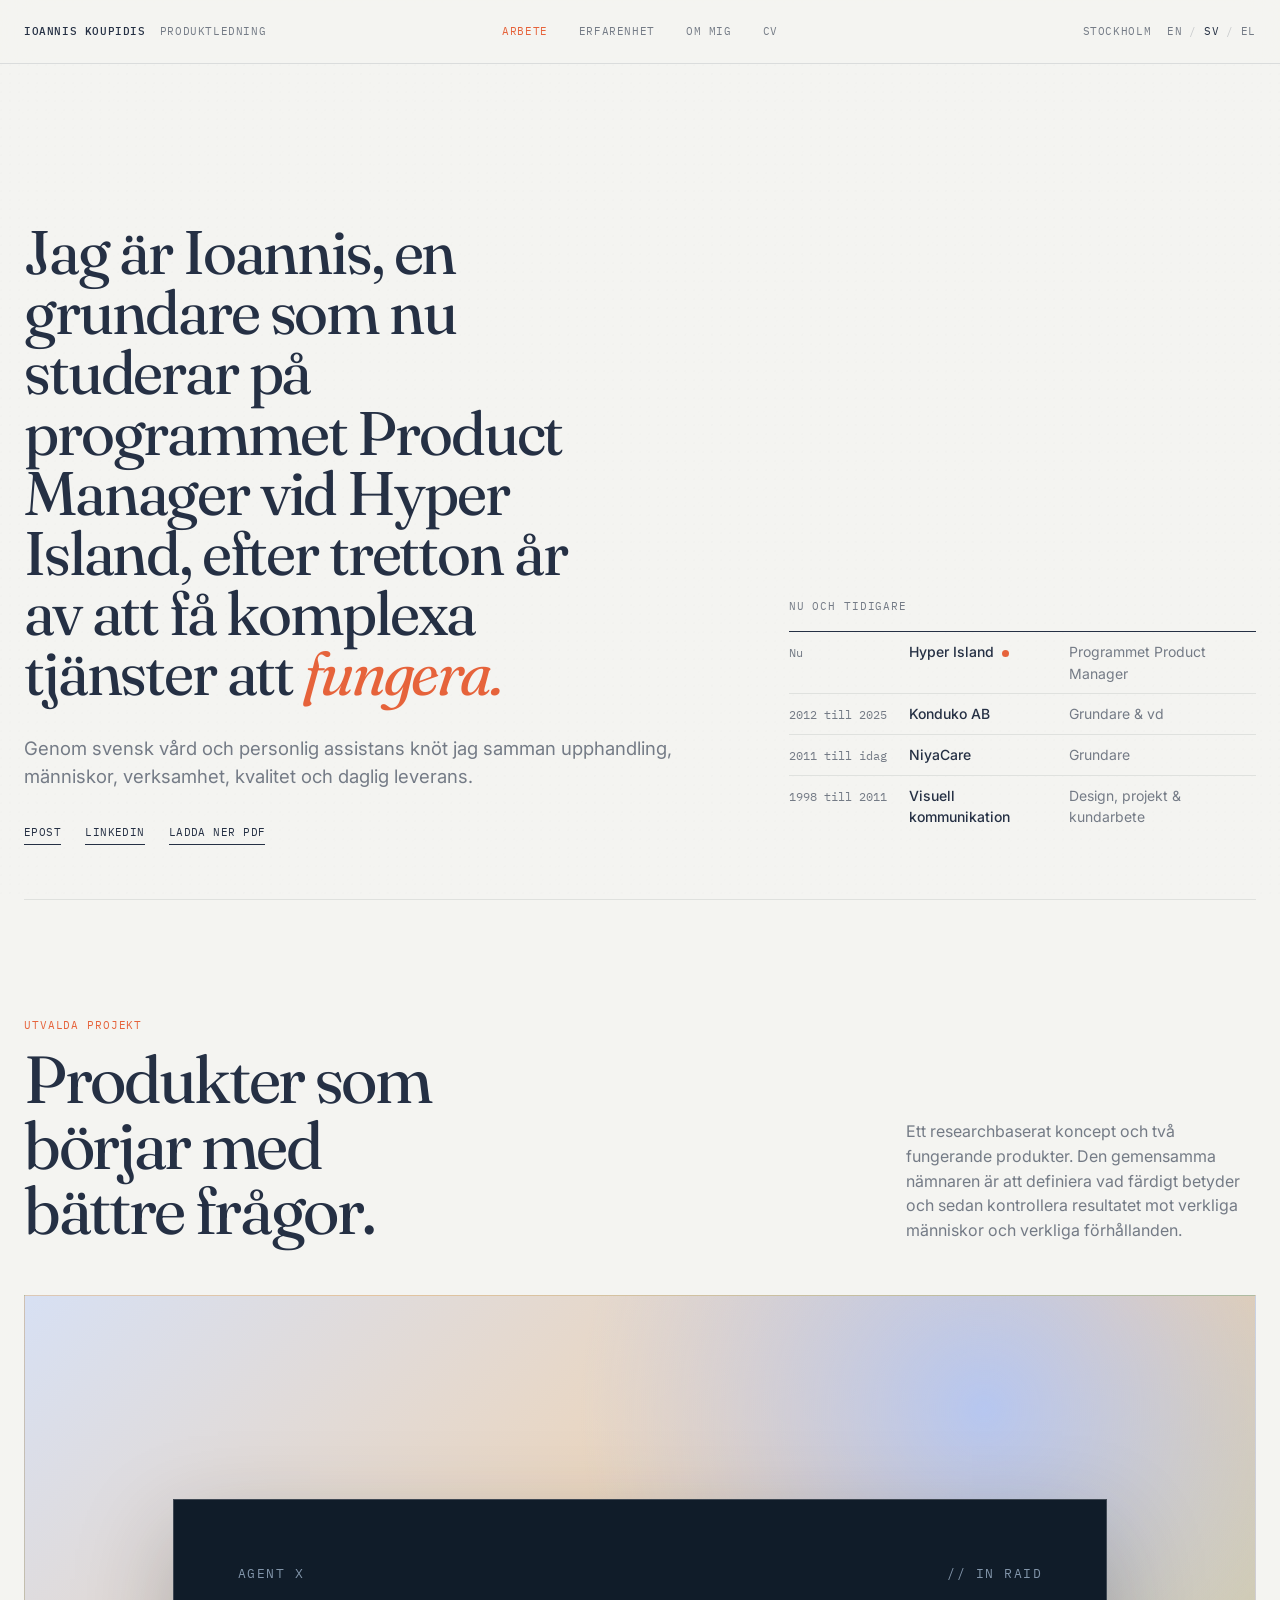
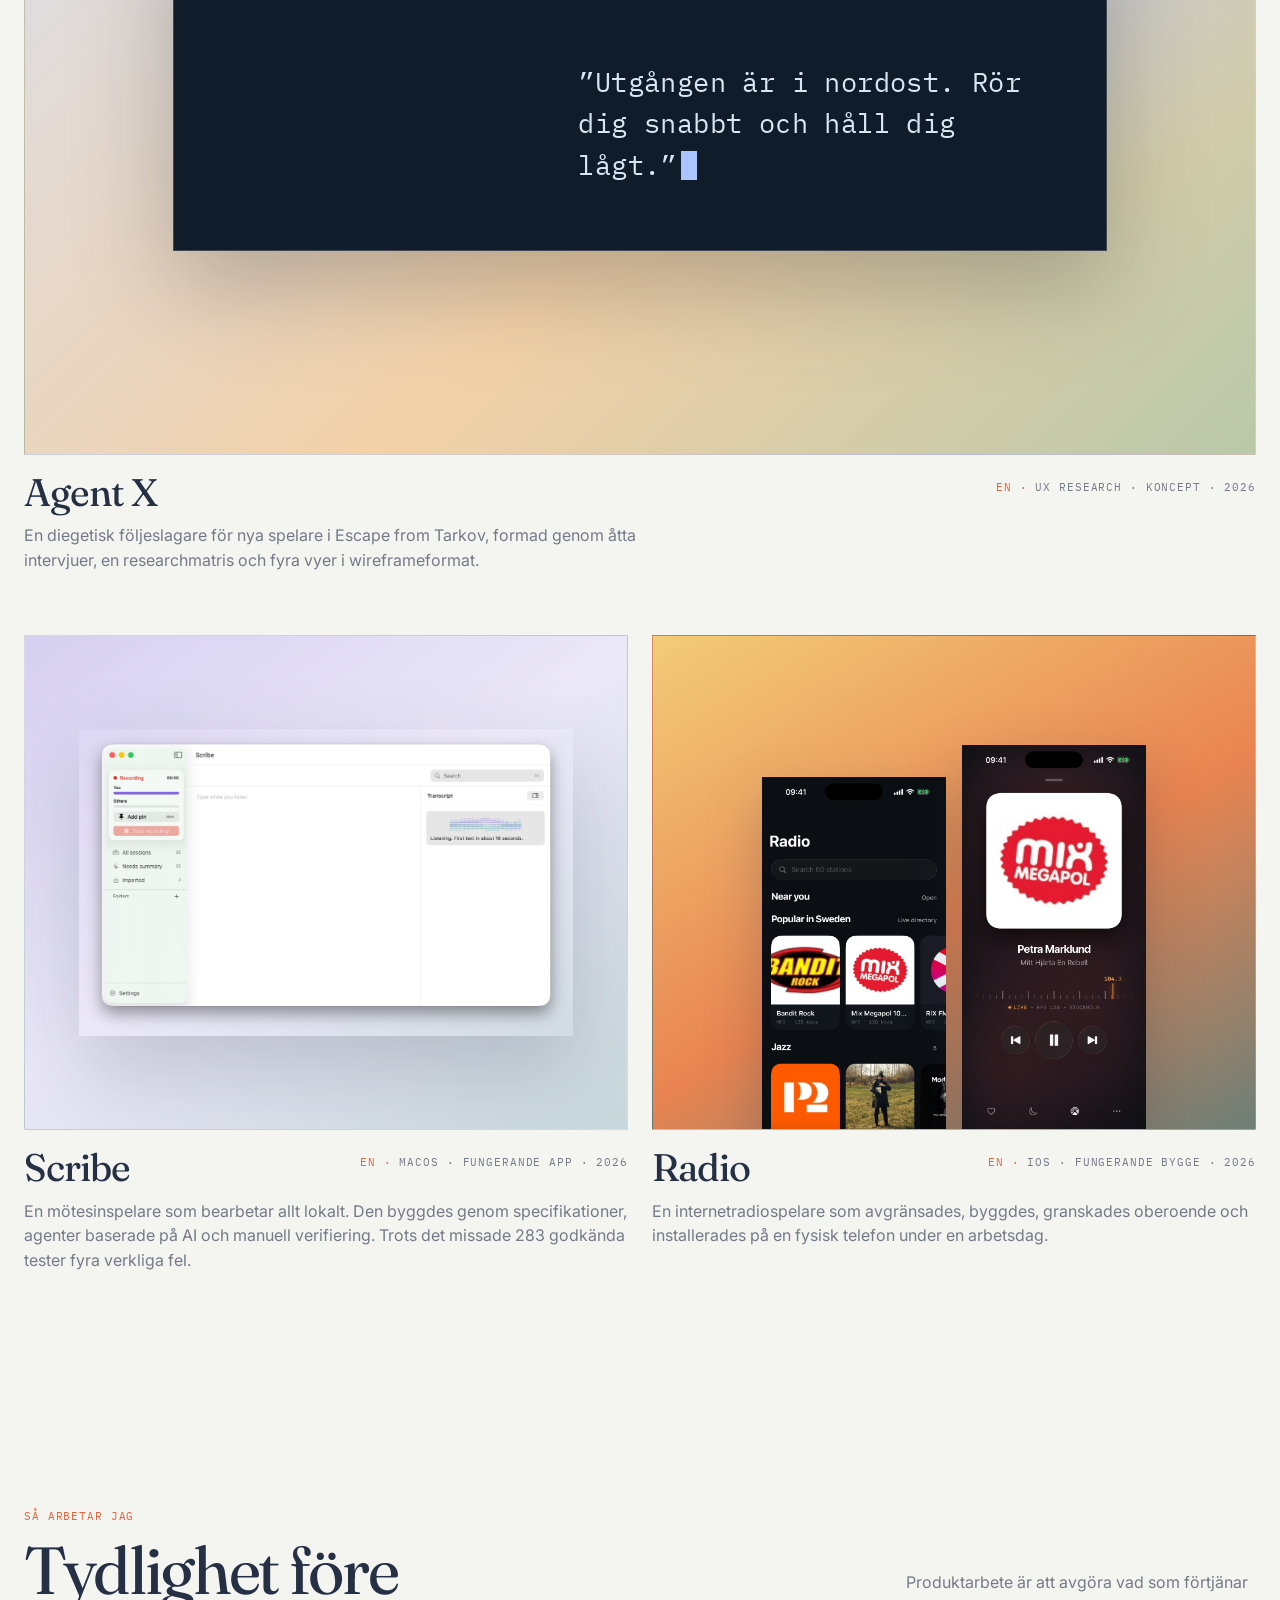
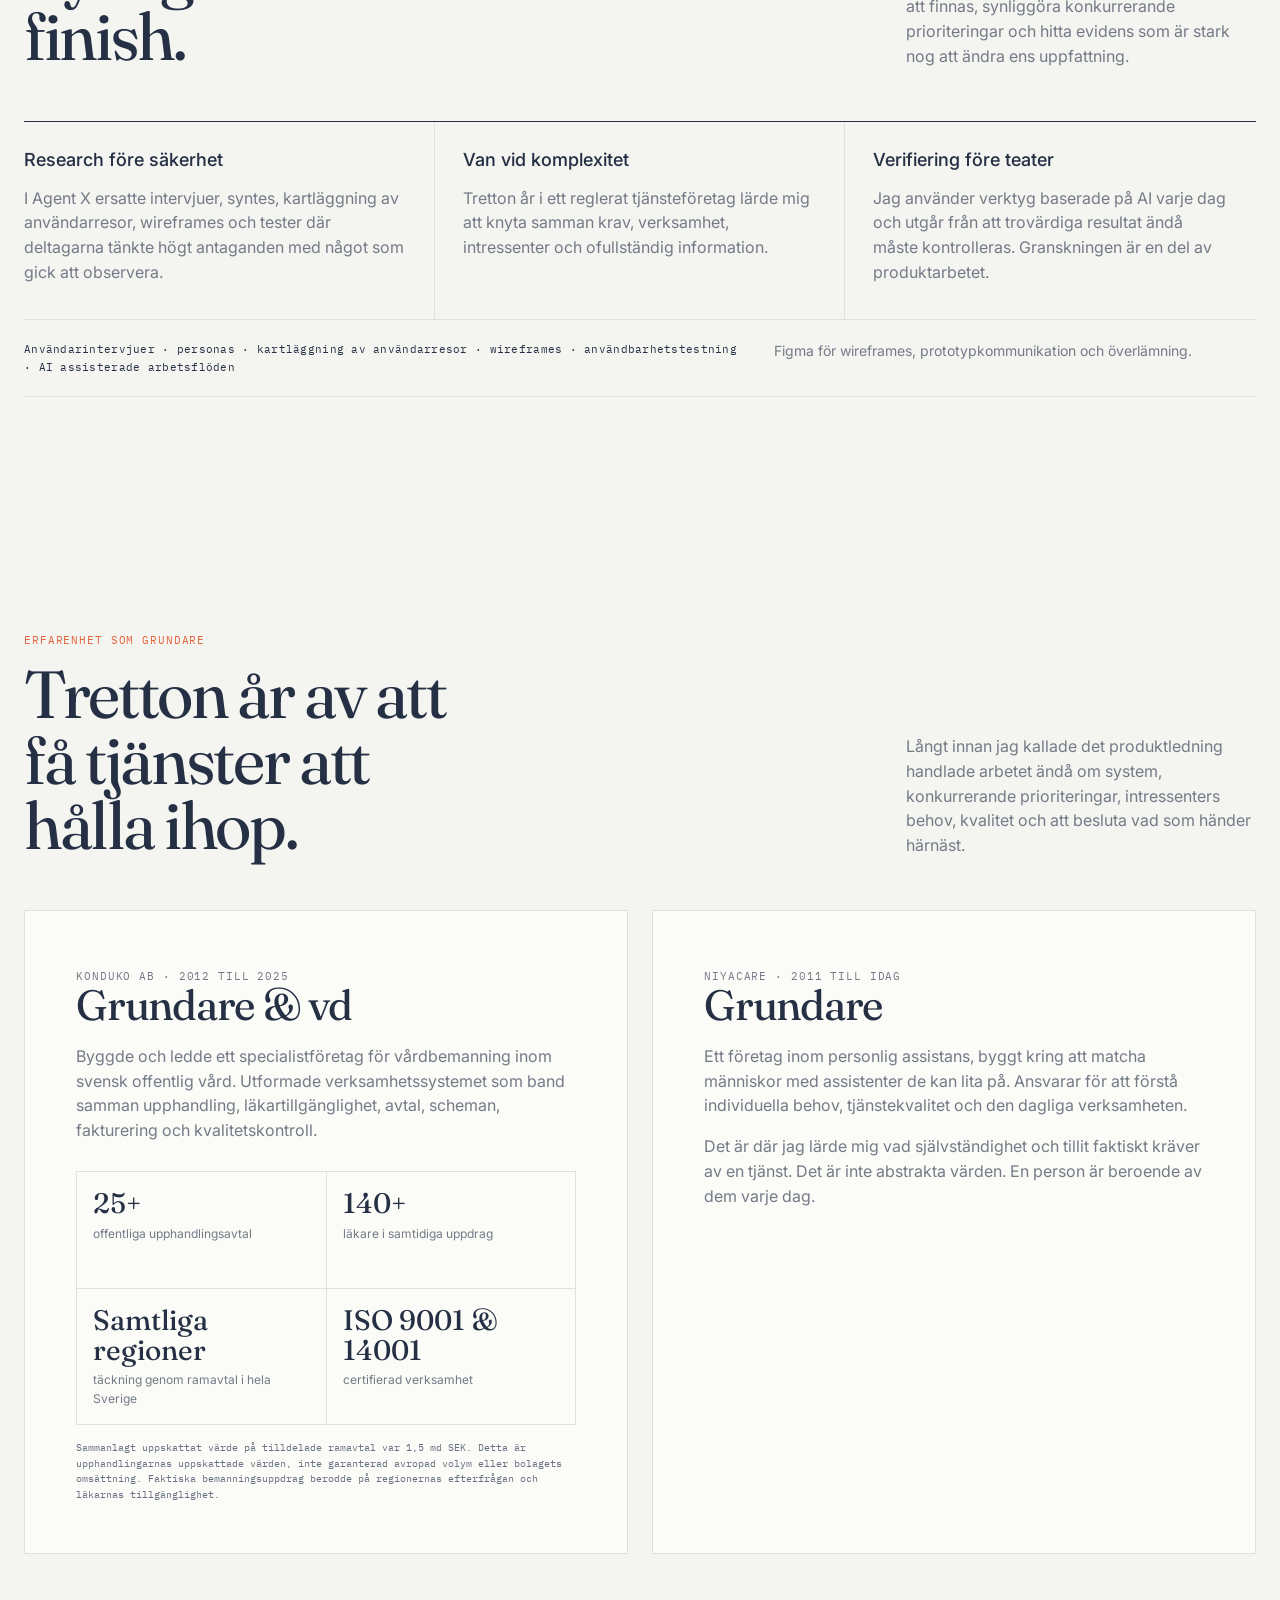
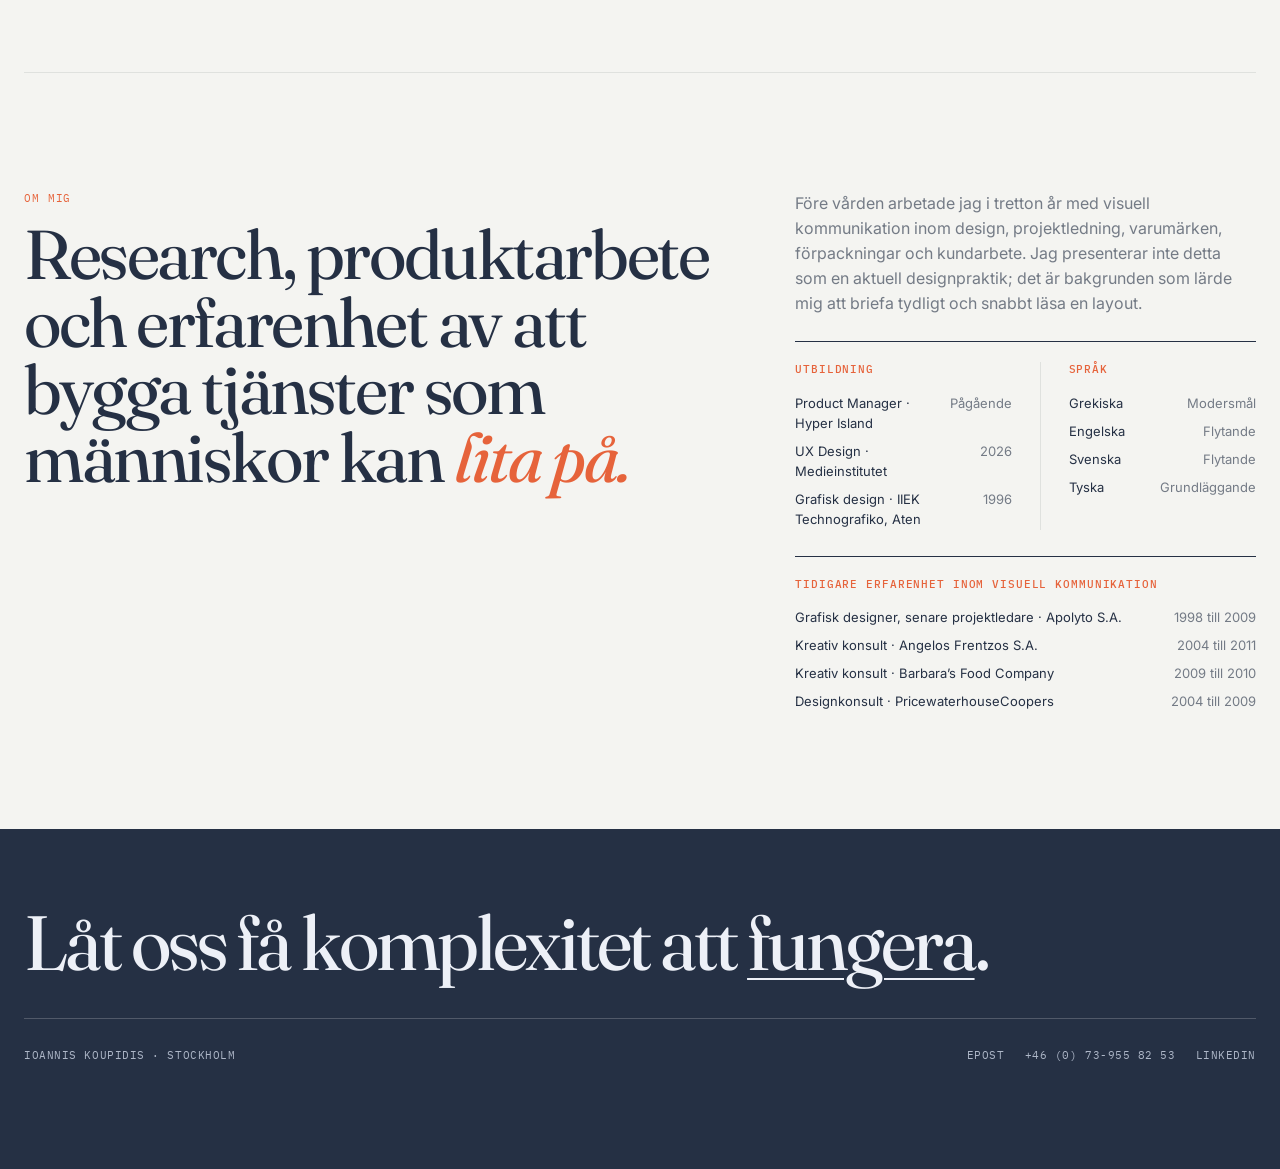
<file: sv/index.html>
<!doctype html>
<html lang="sv">
<head>
  <meta charset="utf-8">
  <meta name="viewport" content="width=device-width,initial-scale=1">
  <title>Ioannis Koupidis · Product Manager</title>
  <meta name="description" content="Grundare och student på programmet Product Manager vid Hyper Island, med tretton års erfarenhet av att bygga och driva komplexa tjänster inom svensk vård.">
  <link rel="canonical" href="https://ioanniskp.github.io/CV-neo/sv/">
  <link rel="alternate" hreflang="en" href="https://ioanniskp.github.io/CV-neo/">
  <link rel="alternate" hreflang="sv" href="https://ioanniskp.github.io/CV-neo/sv/">
  <link rel="alternate" hreflang="el" href="https://ioanniskp.github.io/CV-neo/el/">
  <link rel="alternate" hreflang="x-default" href="https://ioanniskp.github.io/CV-neo/">
  <meta property="og:title" content="Ioannis Koupidis · Product Manager">
  <meta property="og:description" content="Grundare och student på programmet Product Manager vid Hyper Island, med tretton års erfarenhet av att bygga och driva komplexa tjänster inom svensk vård.">
  <meta property="og:type" content="website">
  <meta property="og:url" content="https://ioanniskp.github.io/CV-neo/sv/">
  <meta property="og:locale" content="sv_SE">
  <meta property="og:image" content="https://ioanniskp.github.io/CV-neo/assets/og.png">
  <meta property="og:image:width" content="1200">
  <meta property="og:image:height" content="630">
  <meta property="og:image:alt" content="Ioannis Koupidis portfolio">
  <meta name="twitter:card" content="summary_large_image">
  <meta name="twitter:title" content="Ioannis Koupidis · Product Manager">
  <meta name="twitter:description" content="Grundare och student på programmet Product Manager vid Hyper Island, med tretton års erfarenhet av att bygga och driva komplexa tjänster inom svensk vård.">
  <meta name="twitter:image" content="https://ioanniskp.github.io/CV-neo/assets/og.png">
  <link rel="preconnect" href="https://fonts.googleapis.com">
  <link rel="preconnect" href="https://fonts.gstatic.com" crossorigin>
  <link href="https://fonts.googleapis.com/css2?family=Fraunces:ital,opsz,wght@0,9..144,300..700;1,9..144,300..600&family=IBM+Plex+Mono:wght@400;500&family=Inter:wght@400;500;600&display=swap" rel="stylesheet">
  <link rel="stylesheet" href="../assets/site.css?v=20260825c">
</head>
<body class="home">
  <a class="skip-link" href="#main">Hoppa till innehåll</a>
  <header class="site-header">
    <div class="header-inner">
      <a class="brand" href="./" aria-label="Ioannis Koupidis, home"><strong>Ioannis Koupidis</strong><span>Produktledning</span></a>
      <nav class="primary-nav" aria-label="Primary"><a href="#work" aria-current="page">Arbete</a><a href="#experience">Erfarenhet</a><a href="#about">Om mig</a><a href="Ioannis-Koupidis-CV-sv.pdf">CV</a></nav>
      <div class="header-tools"><span>Stockholm</span><span class="language-switch" role="group" aria-label="Language"><!--LANGS--><a href="../" hreflang="en">EN</a><span class="sep" aria-hidden="true">/</span><a href="./" hreflang="sv" aria-current="page">SV</a><span class="sep" aria-hidden="true">/</span><a href="../el/" hreflang="el">EL</a><!--/LANGS--></span></div>
    </div>
  </header>

  <main id="main">
    <div class="page-shell">
      <section class="home-hero" aria-labelledby="intro-title">
        <div class="hero-copy">
          <h1 class="hero-title" id="intro-title">Jag är Ioannis, en grundare som nu studerar på programmet Product Manager vid Hyper Island, efter tretton år av att få komplexa tjänster att <em>fungera.</em></h1>
          <p class="hero-support">Genom svensk vård och personlig assistans knöt jag samman upphandling, människor, verksamhet, kvalitet och daglig leverans.</p>
          <div class="hero-contact"><a class="text-link" href="mailto:gkoupidis@gmail.com">Epost</a><a class="text-link" href="https://www.linkedin.com/in/koupidisyannis/" target="_blank" rel="noopener">LinkedIn</a><a class="text-link" href="Ioannis-Koupidis-CV-sv.pdf" download>Ladda ner PDF</a></div>
        </div>
        <div class="timeline" aria-label="Selected experience">
          <p class="timeline-label">Nu och tidigare</p>
          <div class="timeline-row current"><time>Nu</time><strong>Hyper Island</strong><span>Programmet Product Manager</span></div>
          <div class="timeline-row"><time>2012 till 2025</time><strong>Konduko AB</strong><span>Grundare &amp; vd</span></div>
          <div class="timeline-row"><time>2011 till idag</time><strong>NiyaCare</strong><span>Grundare</span></div>
          <div class="timeline-row"><time>1998 till 2011</time><strong>Visuell kommunikation</strong><span>Design, projekt &amp; kundarbete</span></div>
        </div>
      </section>

      <section class="section-block" id="work" aria-labelledby="work-title">
        <div class="section-intro reveal"><div><p class="eyebrow">Utvalda projekt</p><h2 class="section-title" id="work-title">Produkter som börjar med bättre frågor.</h2></div><p>Ett researchbaserat koncept och två fungerande produkter. Den gemensamma nämnaren är att definiera vad färdigt betyder och sedan kontrollera resultatet mot verkliga människor och verkliga förhållanden.</p></div>
        <div class="project-grid">
          <a class="project-card featured reveal" href="../projects/agent-x/" data-cursor="View case study">
            <div class="project-visual visual-agent"><div class="agent-screen" aria-hidden="true"><div class="agent-screen-top"><span>AGENT X</span><span>// IN RAID</span></div><p class="agent-prompt">”Utgången är i nordost. Rör dig snabbt och håll dig lågt.”</p></div></div>
            <div class="project-info"><h3>Agent X</h3><p class="project-kicker"><span class="case-language" lang="en">EN · </span>UX research · Koncept · 2026</p><p class="project-description">En diegetisk följeslagare för nya spelare i Escape from Tarkov, formad genom åtta intervjuer, en researchmatris och fyra vyer i wireframeformat.</p></div>
          </a>
          <a class="project-card reveal" href="../projects/scribe/" data-cursor="View case study">
            <div class="project-visual visual-scribe"><img src="../assets/images/scribe/recording.png" alt="Scribe recording interface with separate audio meters, notes and a live transcript" loading="lazy"></div>
            <div class="project-info"><h3>Scribe</h3><p class="project-kicker"><span class="case-language" lang="en">EN · </span>macOS · Fungerande app · 2026</p><p class="project-description">En mötesinspelare som bearbetar allt lokalt. Den byggdes genom specifikationer, agenter baserade på AI och manuell verifiering. Trots det missade 283 godkända tester fyra verkliga fel.</p></div>
          </a>
          <a class="project-card reveal" href="../projects/radio/" data-cursor="View case study">
            <div class="project-visual visual-radio"><img src="../assets/images/radio/browse.png" alt="Radio iOS browse screen" loading="lazy"><img src="../assets/images/radio/player.png" alt="Radio iOS now-playing screen" loading="lazy"></div>
            <div class="project-info"><h3>Radio</h3><p class="project-kicker"><span class="case-language" lang="en">EN · </span>iOS · Fungerande bygge · 2026</p><p class="project-description">En internetradiospelare som avgränsades, byggdes, granskades oberoende och installerades på en fysisk telefon under en arbetsdag.</p></div>
          </a>
        </div>
      </section>

      <section class="section-block" aria-labelledby="approach-title">
        <div class="section-intro reveal"><div><p class="eyebrow">Så arbetar jag</p><h2 class="section-title" id="approach-title">Tydlighet före finish.</h2></div><p>Produktarbete är att avgöra vad som förtjänar att finnas, synliggöra konkurrerande prioriteringar och hitta evidens som är stark nog att ändra ens uppfattning.</p></div>
        <div class="principles reveal">
          <article class="principle"><h3>Research före säkerhet</h3><p>I Agent X ersatte intervjuer, syntes, kartläggning av användarresor, wireframes och tester där deltagarna tänkte högt antaganden med något som gick att observera.</p></article>
          <article class="principle"><h3>Van vid komplexitet</h3><p>Tretton år i ett reglerat tjänsteföretag lärde mig att knyta samman krav, verksamhet, intressenter och ofullständig information.</p></article>
          <article class="principle"><h3>Verifiering före teater</h3><p>Jag använder verktyg baserade på AI varje dag och utgår från att trovärdiga resultat ändå måste kontrolleras. Granskningen är en del av produktarbetet.</p></article>
        </div>
        <div class="capabilities reveal"><p class="capabilities-list">Användarintervjuer · personas · kartläggning av användarresor · wireframes · användbarhetstestning · AI assisterade arbetsflöden</p><p class="capabilities-tool">Figma för wireframes, prototypkommunikation och överlämning.</p></div>
      </section>

      <section class="section-block" id="experience" aria-labelledby="experience-title">
        <div class="section-intro reveal"><div><p class="eyebrow">Erfarenhet som grundare</p><h2 class="section-title" id="experience-title">Tretton år av att få tjänster att hålla ihop.</h2></div><p>Långt innan jag kallade det produktledning handlade arbetet ändå om system, konkurrerande prioriteringar, intressenters behov, kvalitet och att besluta vad som händer härnäst.</p></div>
        <div class="experience-grid">
          <article class="experience-card reveal"><p class="project-kicker" style="text-align:left">Konduko AB · 2012 till 2025</p><h3>Grundare &amp; vd</h3><p>Byggde och ledde ett specialistföretag för vårdbemanning inom svensk offentlig vård. Utformade verksamhetssystemet som band samman upphandling, läkartillgänglighet, avtal, scheman, fakturering och kvalitetskontroll.</p><div class="metric-row"><div class="metric"><strong>25+</strong><span>offentliga upphandlingsavtal</span></div><div class="metric"><strong>140+</strong><span>läkare i samtidiga uppdrag</span></div><div class="metric"><strong>Samtliga regioner</strong><span>täckning genom ramavtal i hela Sverige</span></div><div class="metric"><strong>ISO 9001 &amp; 14001</strong><span>certifierad verksamhet</span></div></div><p class="metric-note">Sammanlagt uppskattat värde på tilldelade ramavtal var 1,5 md SEK. Detta är upphandlingarnas uppskattade värden, inte garanterad avropad volym eller bolagets omsättning. Faktiska bemanningsuppdrag berodde på regionernas efterfrågan och läkarnas tillgänglighet.</p></article>
          <article class="experience-card reveal"><p class="project-kicker" style="text-align:left">NiyaCare · 2011 till idag</p><h3>Grundare</h3><p>Ett företag inom personlig assistans, byggt kring att matcha människor med assistenter de kan lita på. Ansvarar för att förstå individuella behov, tjänstekvalitet och den dagliga verksamheten.</p><p>Det är där jag lärde mig vad självständighet och tillit faktiskt kräver av en tjänst. Det är inte abstrakta värden. En person är beroende av dem varje dag.</p></article>
        </div>
      </section>

      <section class="about-band" id="about" aria-labelledby="about-title">
        <div><p class="eyebrow">Om mig</p><h2 class="statement" id="about-title">Research, produktarbete och erfarenhet av att bygga tjänster som människor kan <em>lita på.</em></h2></div>
        <div class="about-details">
          <p>Före vården arbetade jag i tretton år med visuell kommunikation inom design, projektledning, varumärken, förpackningar och kundarbete. Jag presenterar inte detta som en aktuell designpraktik; det är bakgrunden som lärde mig att briefa tydligt och snabbt läsa en layout.</p>
          <div class="profile-facts">
            <section class="fact-group" aria-labelledby="education-title">
              <h3 class="fact-heading" id="education-title">Utbildning</h3>
              <div class="compact-list"><span>Product Manager · Hyper Island</span><span>Pågående</span><span>UX Design · Medieinstitutet</span><span>2026</span><span>Grafisk design · IIEK Technografiko, Aten</span><span>1996</span></div>
            </section>
            <section class="fact-group" aria-labelledby="languages-title">
              <h3 class="fact-heading" id="languages-title">Språk</h3>
              <div class="compact-list"><span>Grekiska</span><span>Modersmål</span><span>Engelska</span><span>Flytande</span><span>Svenska</span><span>Flytande</span><span>Tyska</span><span>Grundläggande</span></div>
            </section>
          </div>
          <section class="earlier-experience" aria-labelledby="earlier-experience-title">
            <h3 class="fact-heading" id="earlier-experience-title">Tidigare erfarenhet inom visuell kommunikation</h3>
            <div class="compact-list"><span>Grafisk designer, senare projektledare · Apolyto S.A.</span><span>1998 till 2009</span><span>Kreativ konsult · Angelos Frentzos S.A.</span><span>2004 till 2011</span><span>Kreativ konsult · Barbara’s Food Company</span><span>2009 till 2010</span><span>Designkonsult · PricewaterhouseCoopers</span><span>2004 till 2009</span></div>
          </section>
        </div>
      </section>
    </div>
  </main>
  <footer class="site-footer"><div class="footer-inner"><p class="footer-title">Låt oss få komplexitet att <a href="mailto:gkoupidis@gmail.com">fungera</a>.</p><div class="footer-meta"><span>Ioannis Koupidis · Stockholm</span><span class="footer-links"><a href="mailto:gkoupidis@gmail.com">Epost</a><a href="tel:+46739558253">+46 (0) 73-955 82 53</a><a href="https://www.linkedin.com/in/koupidisyannis/" target="_blank" rel="noopener">LinkedIn</a></span></div></div></footer>
  <script src="../assets/site.js"></script>
</body>
</html>
</file>
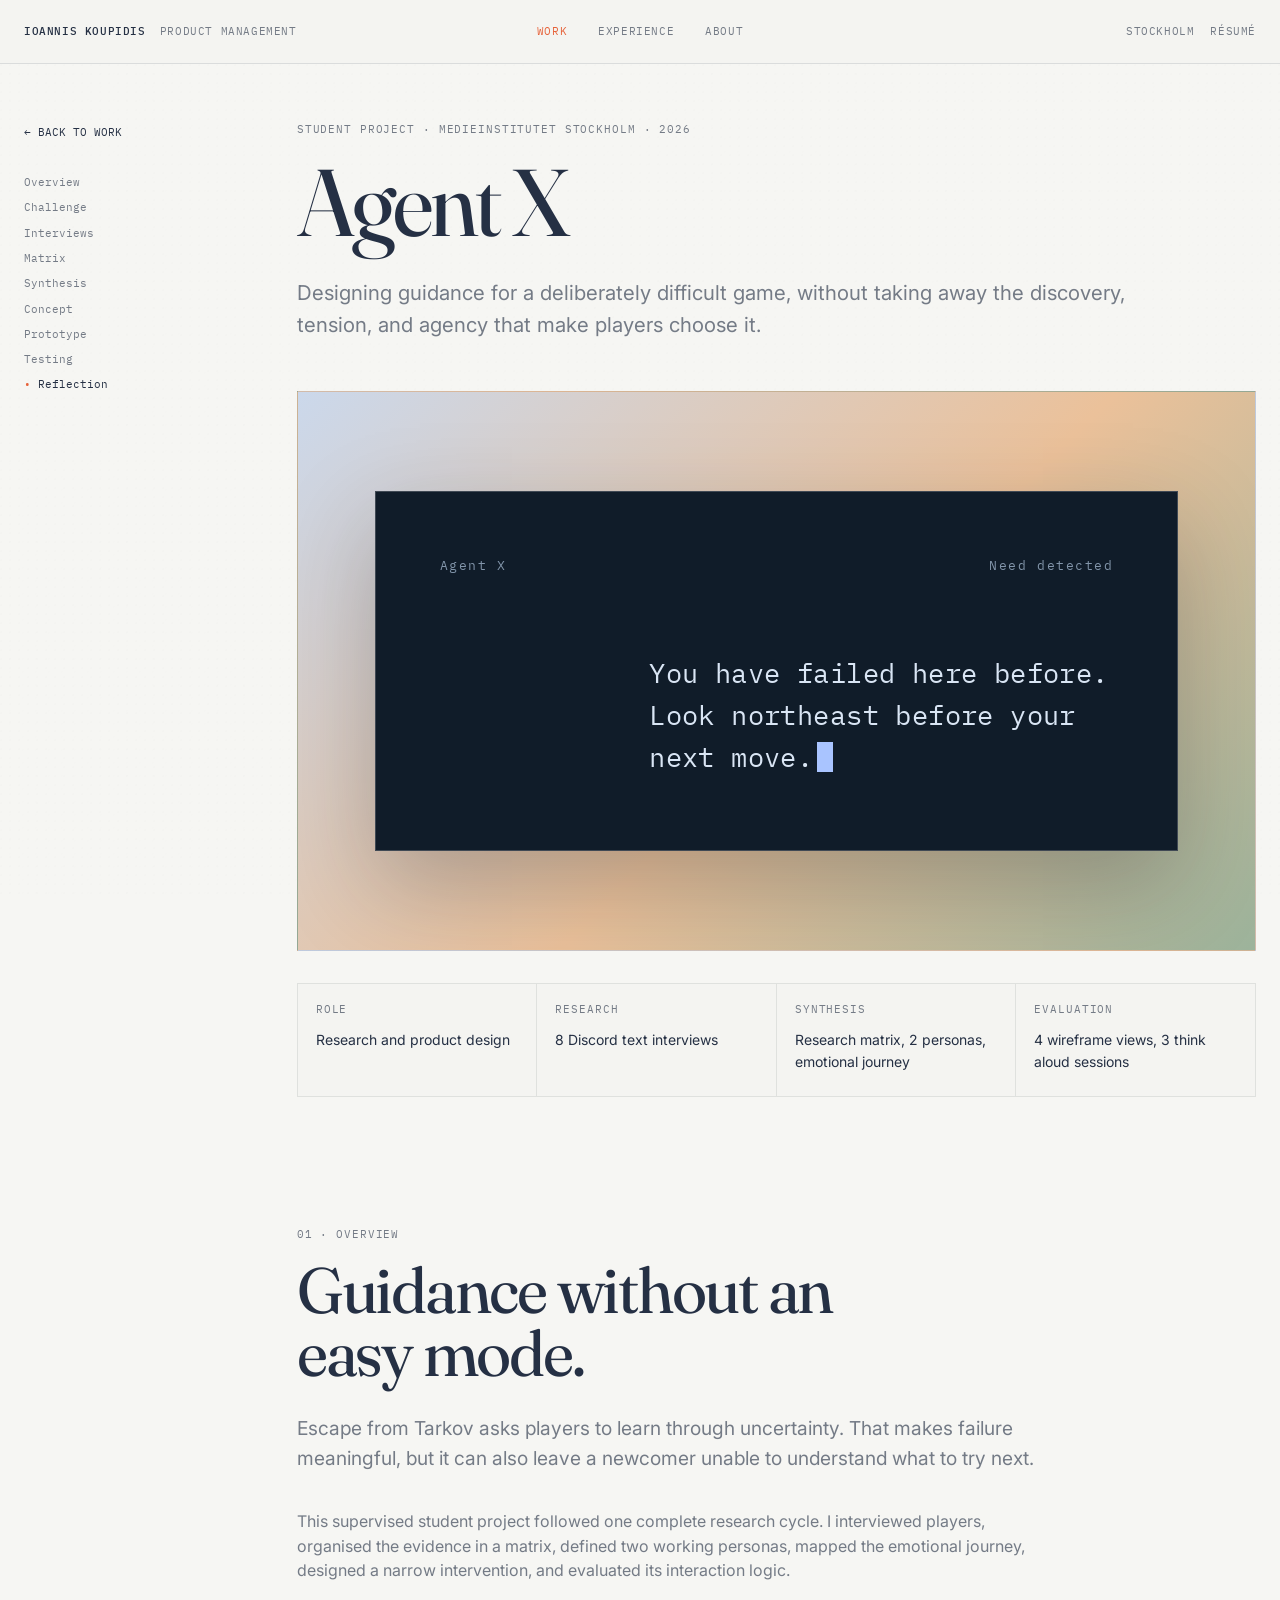
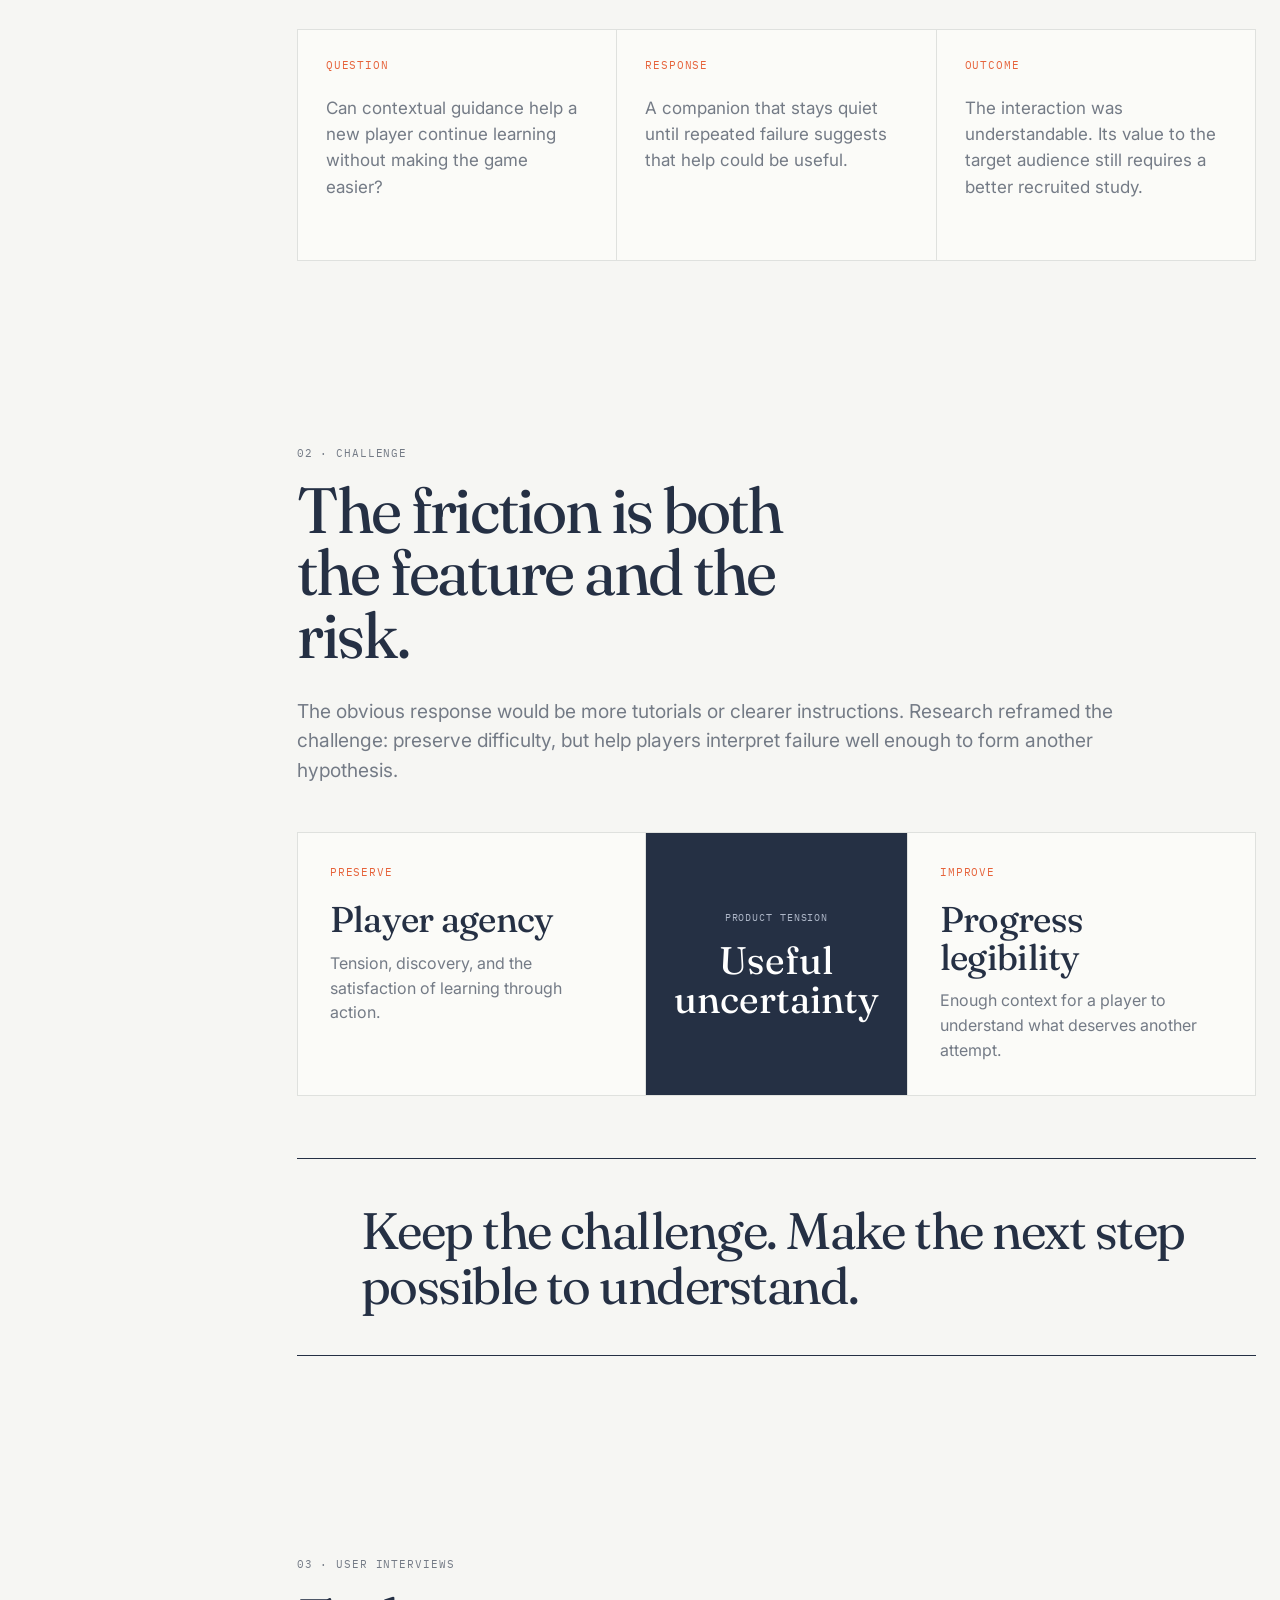
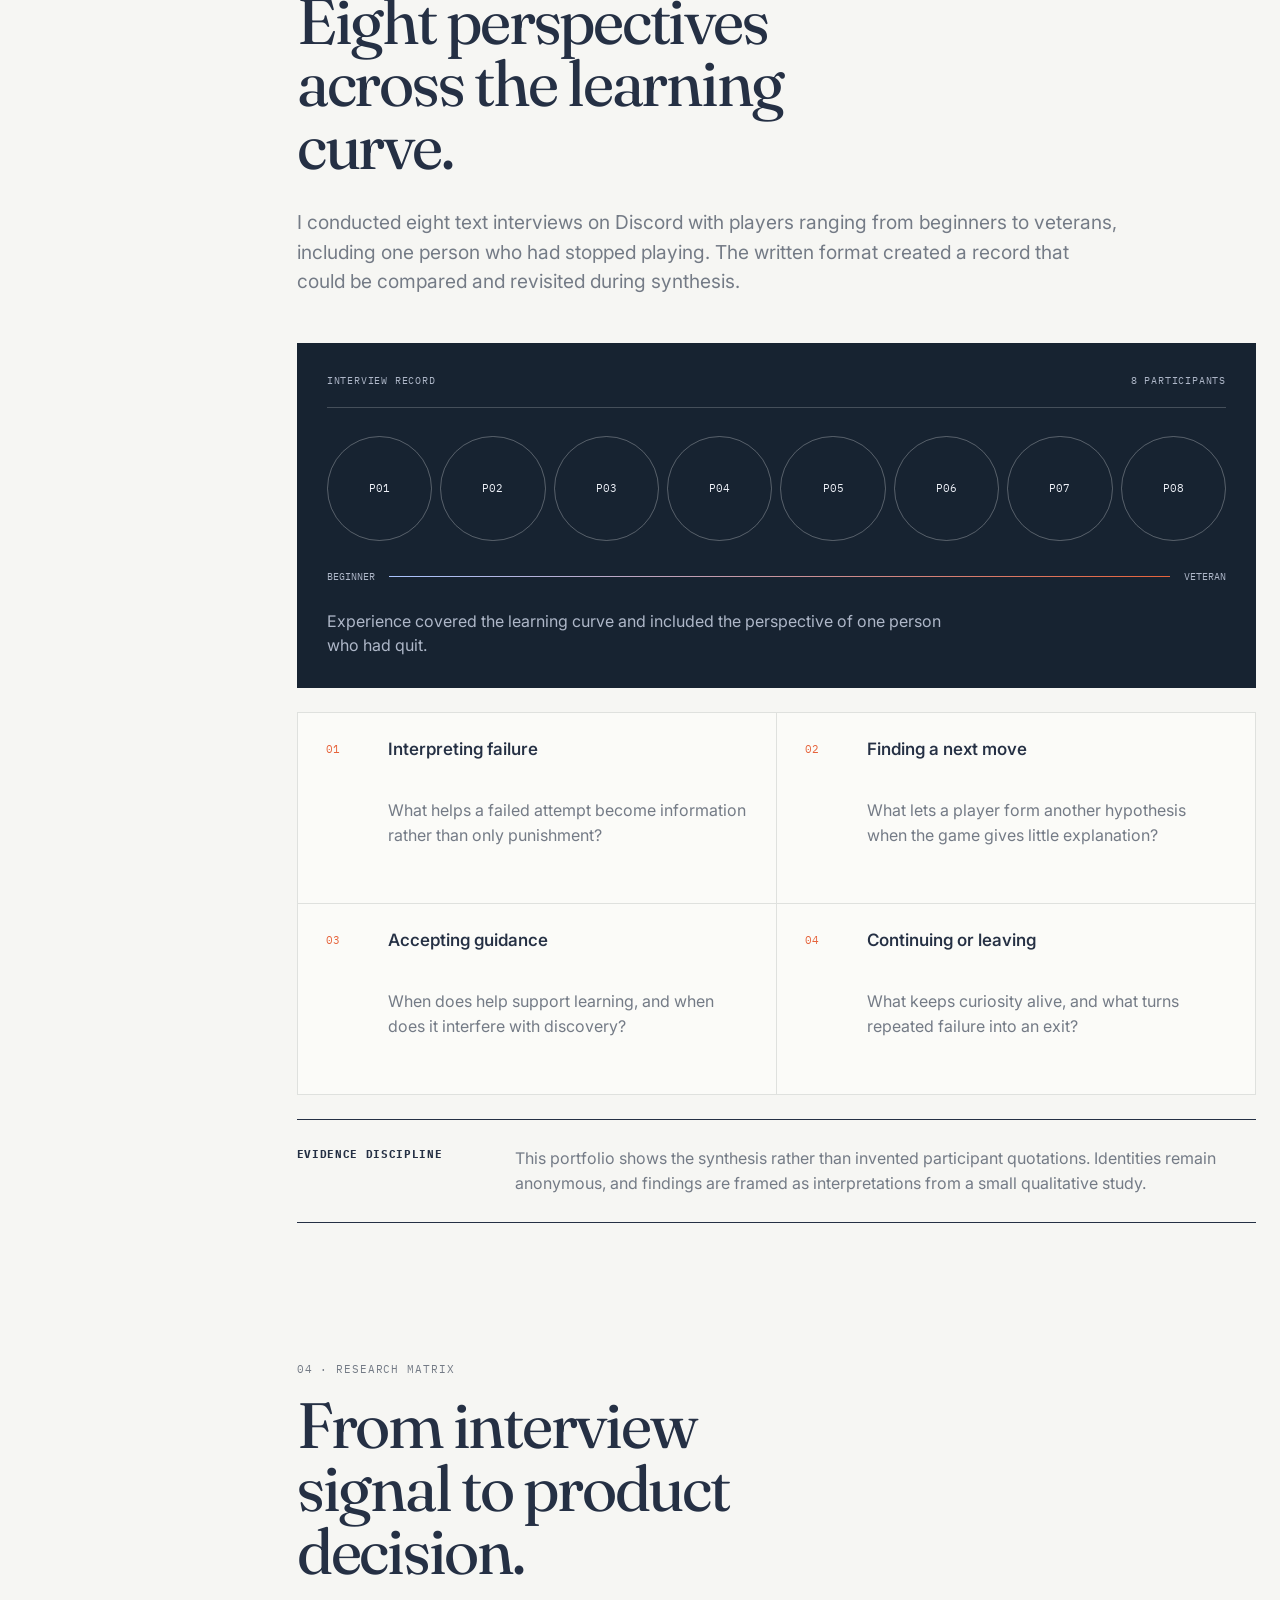
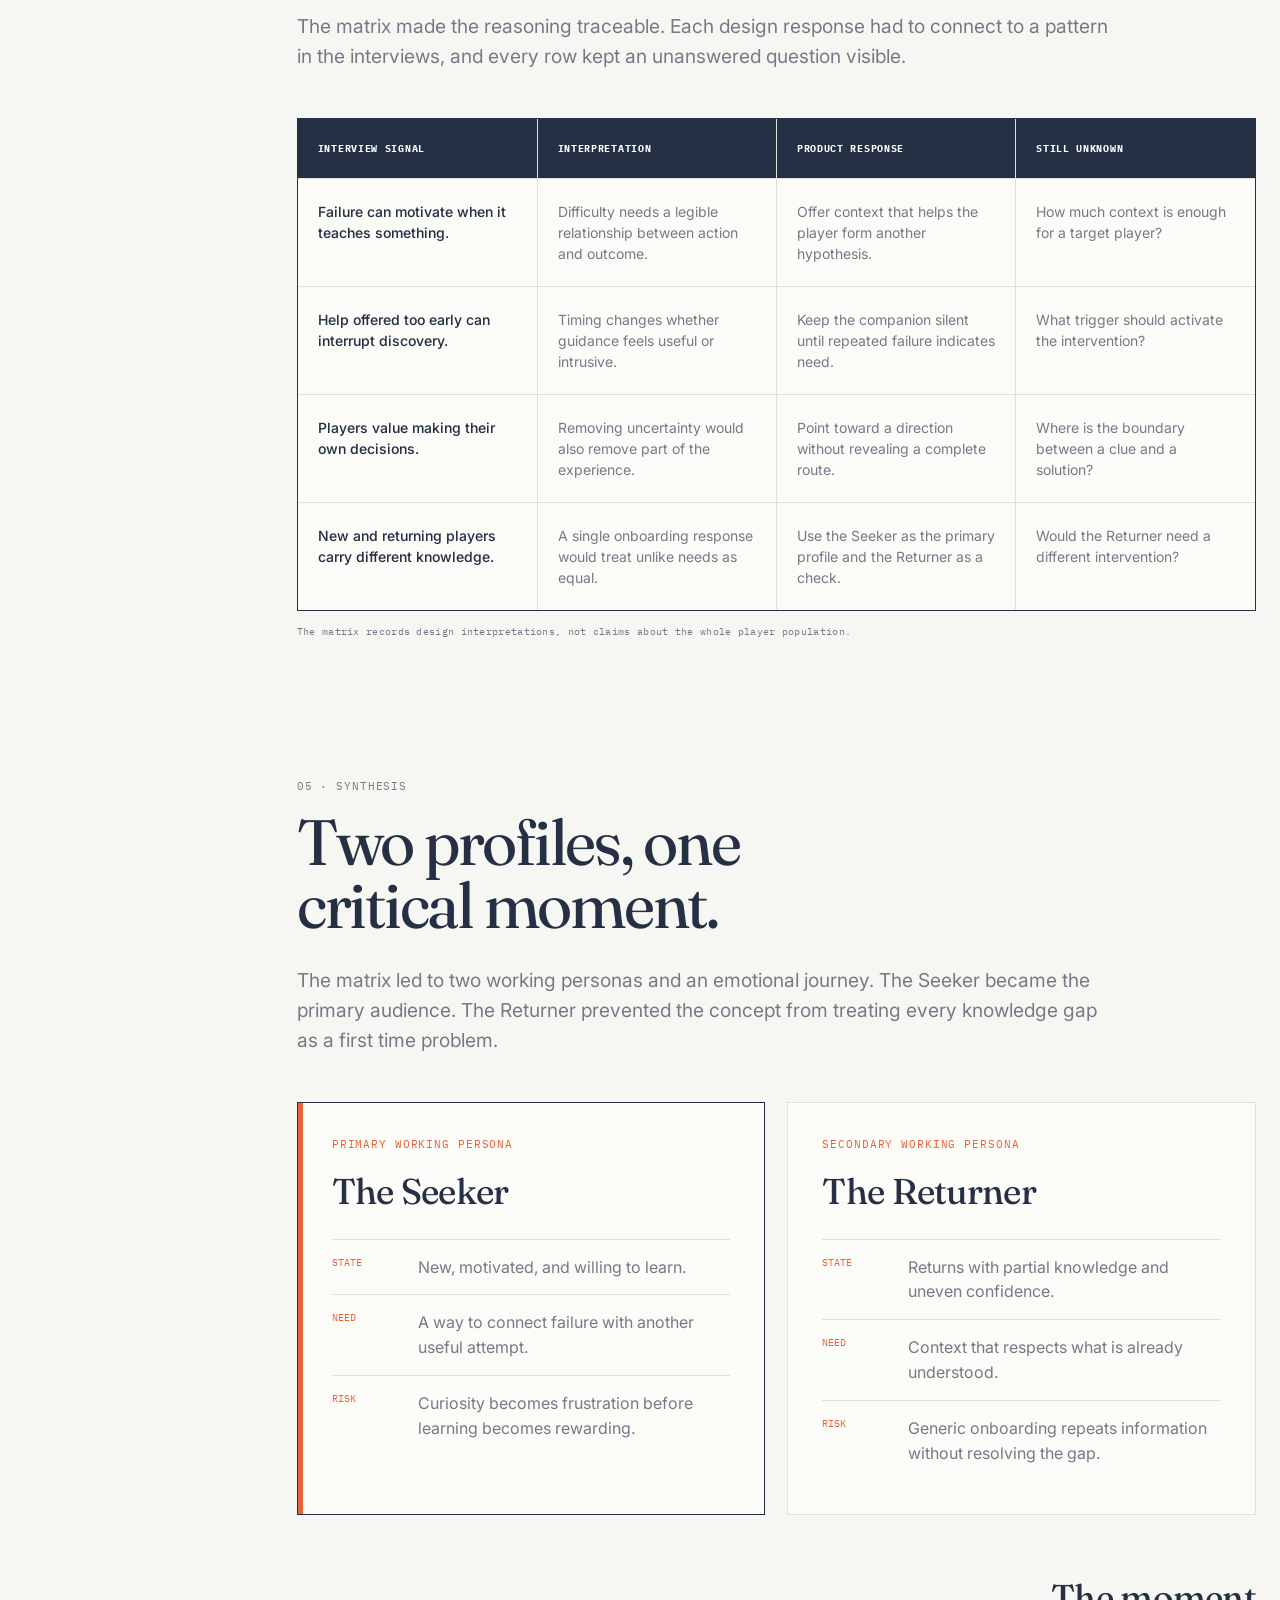
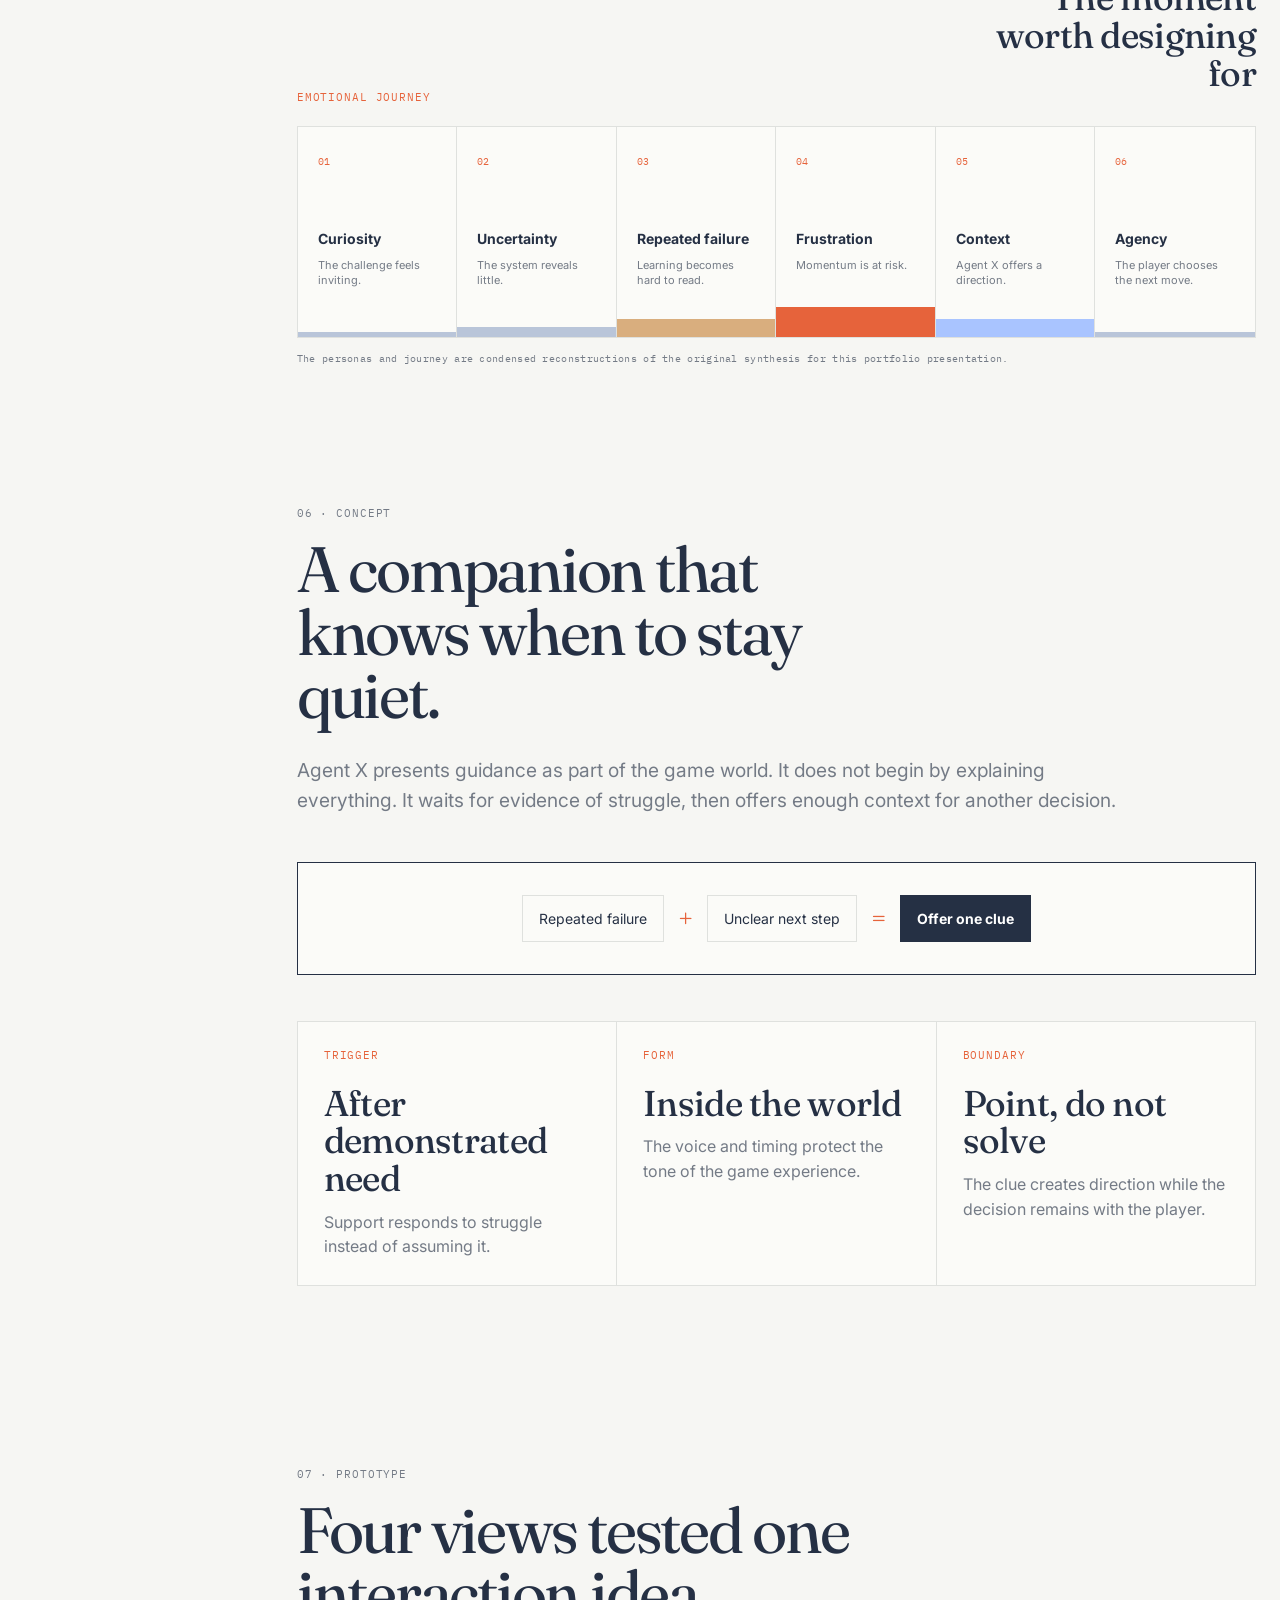
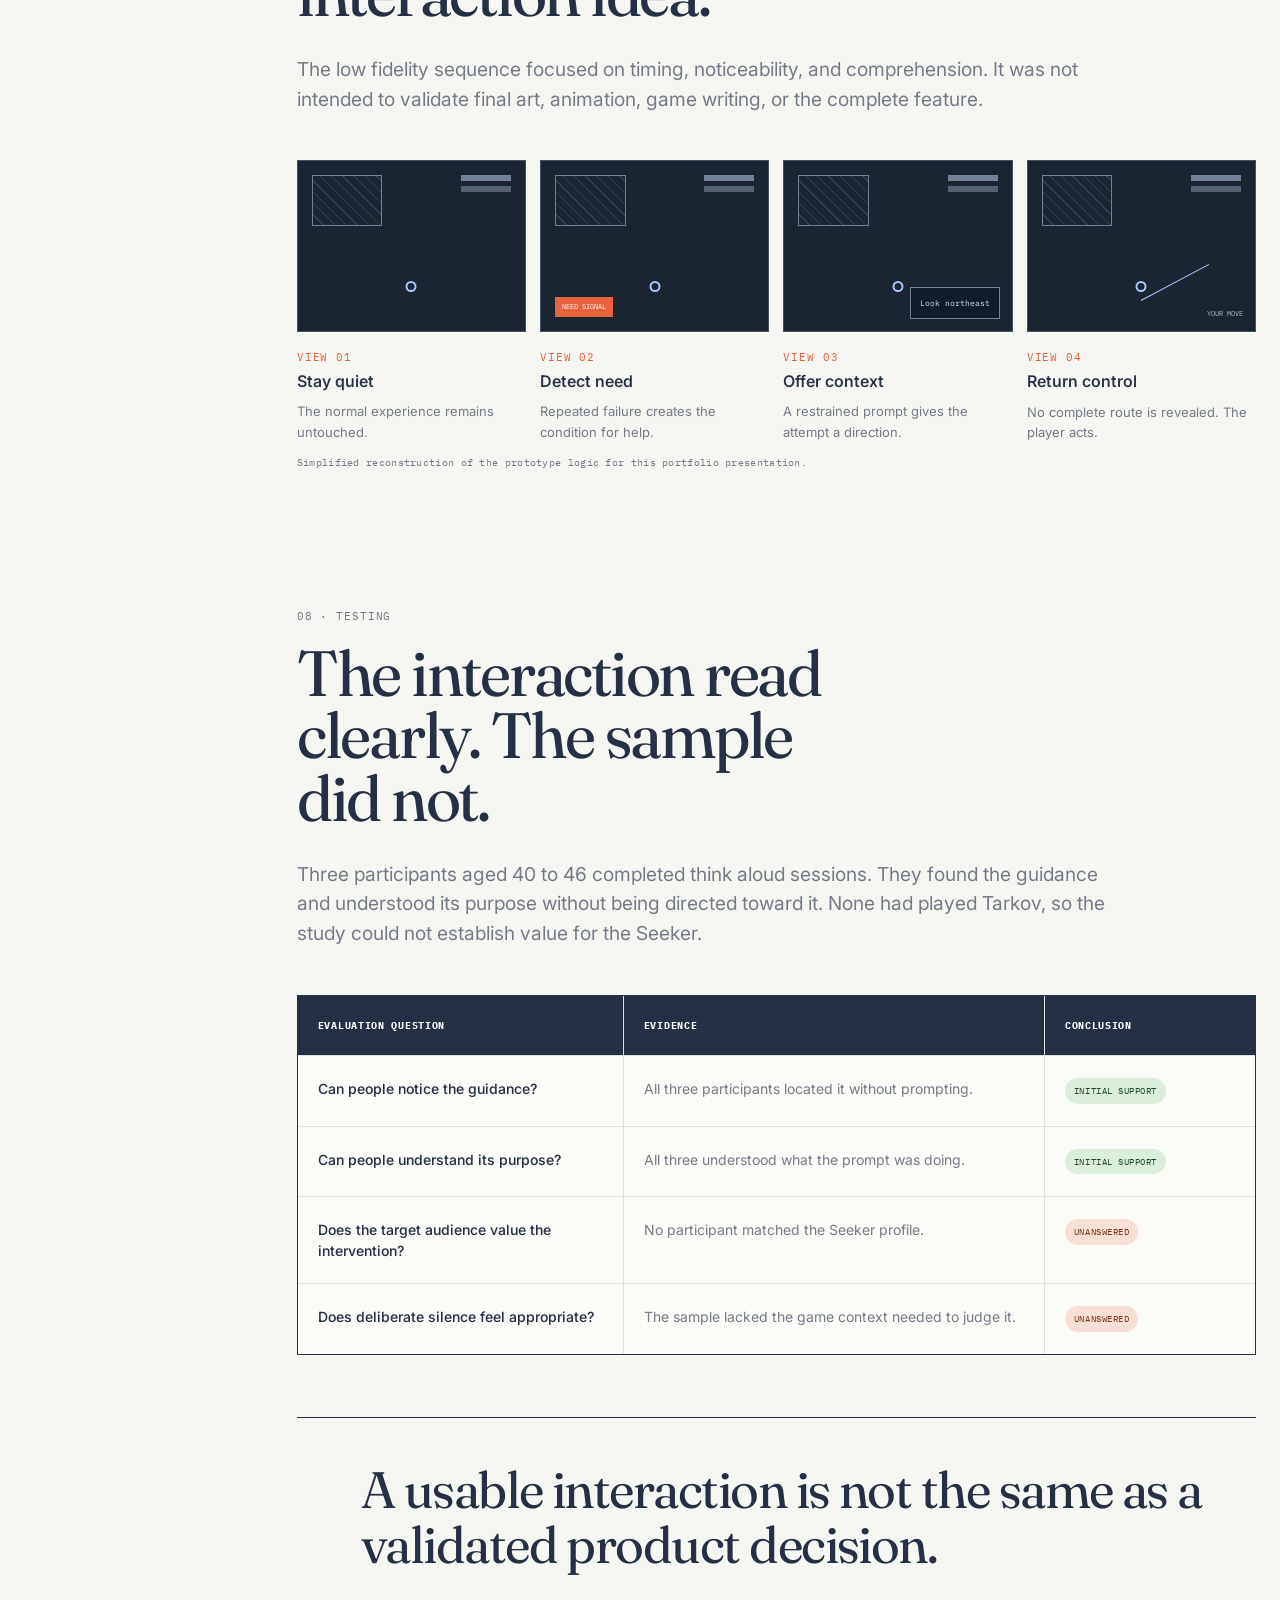
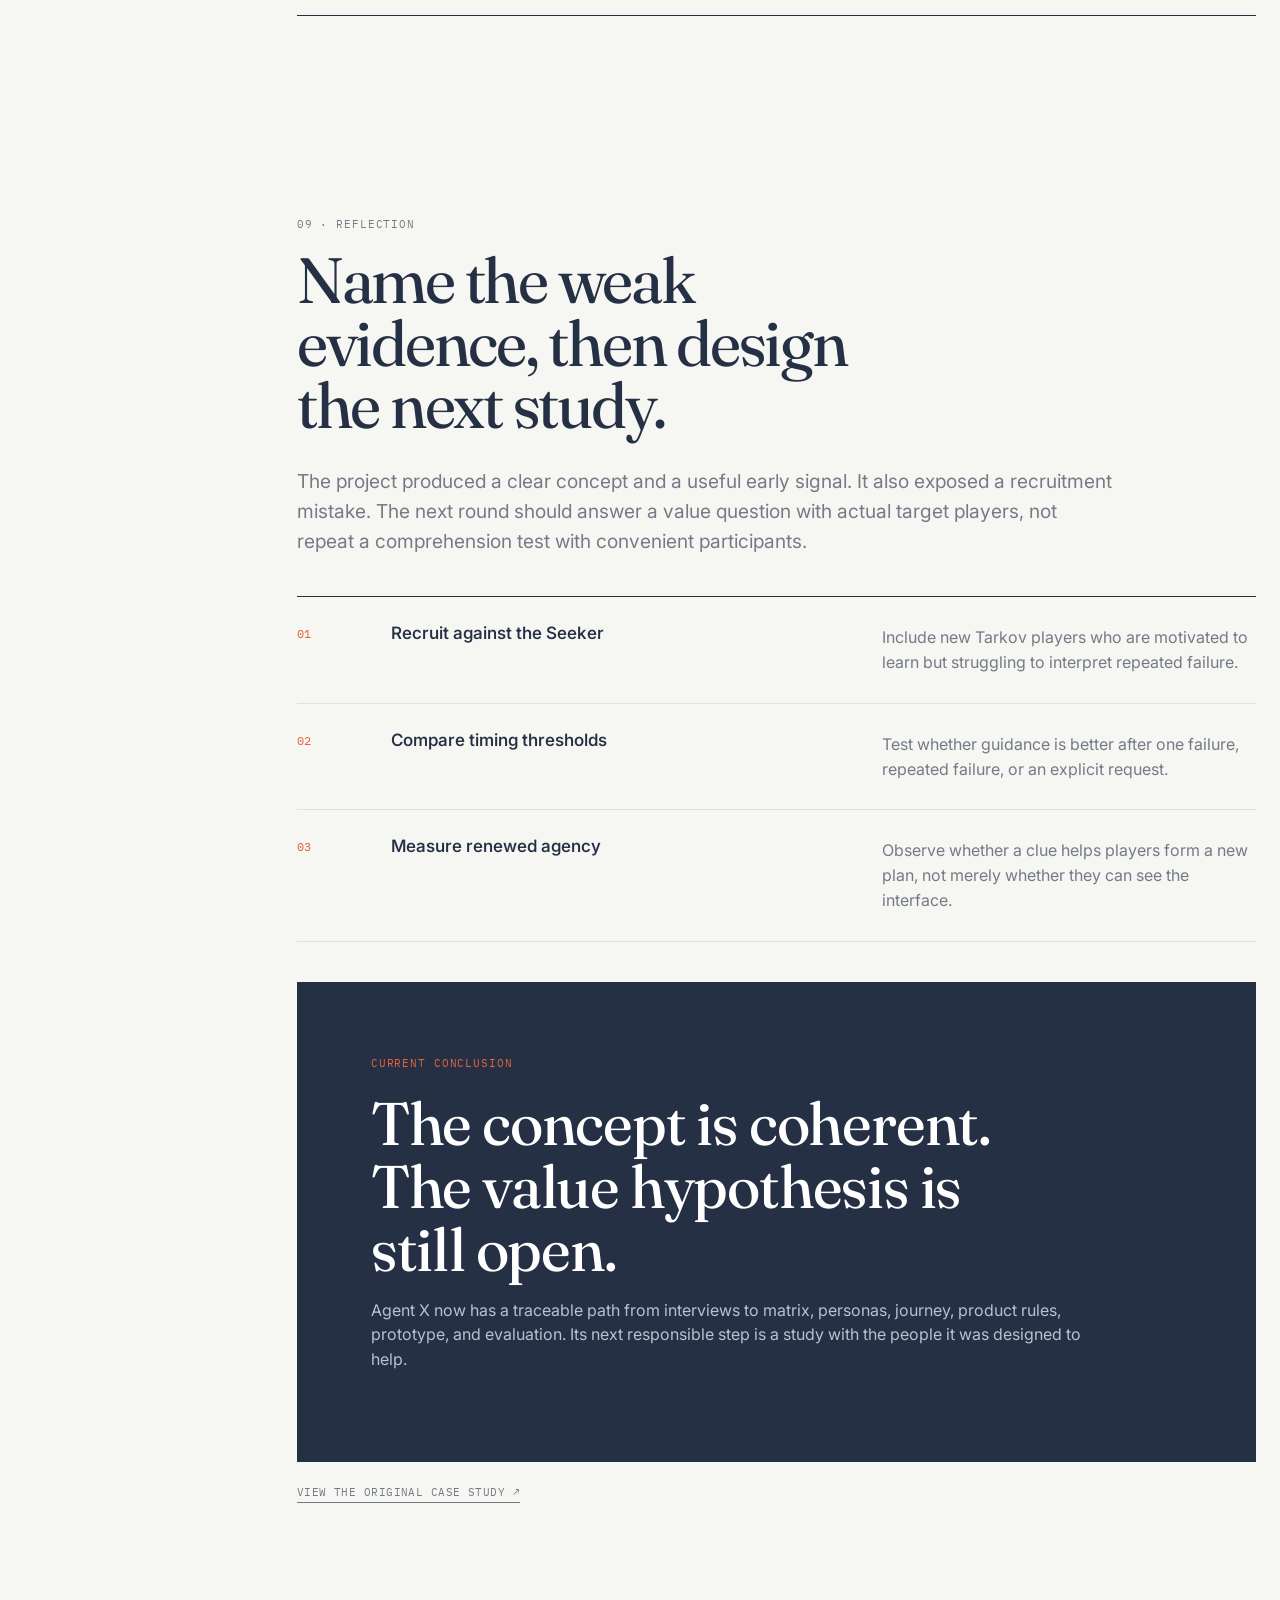
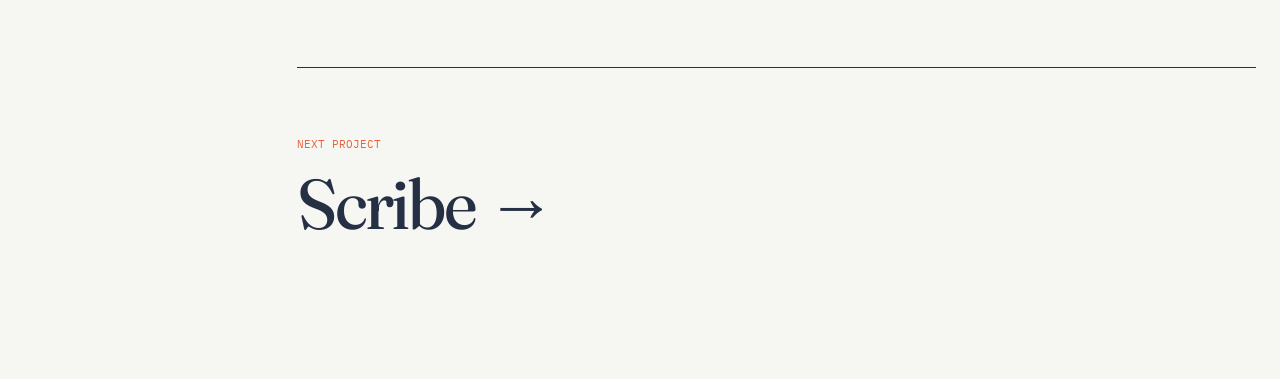
<file: projects/agent-x/index.html>
<!doctype html>
<html lang="en">
<head>
  <meta charset="utf-8">
  <meta name="viewport" content="width=device-width, initial-scale=1">
  <meta name="description" content="Agent X, a UX research case study about contextual guidance for new Escape from Tarkov players.">
  <title>Agent X · Ioannis Koupidis</title>
  <link rel="preconnect" href="https://fonts.googleapis.com">
  <link rel="preconnect" href="https://fonts.gstatic.com" crossorigin>
  <link href="https://fonts.googleapis.com/css2?family=Fraunces:ital,opsz,wght@0,9..144,300..700;1,9..144,300..600&amp;family=IBM+Plex+Mono:wght@400;500&amp;family=Inter:wght@400;500;600&amp;display=swap" rel="stylesheet">
  <link rel="stylesheet" href="../../assets/site.css?v=20260825c">
</head>
<body class="case-page agent-case">
  <a class="skip-link" href="#main">Skip to content</a>

  <header class="site-header">
    <div class="header-inner">
      <a class="brand" href="../../" aria-label="Ioannis Koupidis, home">
        <strong>Ioannis Koupidis</strong>
        <span>Product management</span>
      </a>
      <nav class="primary-nav" aria-label="Primary navigation">
        <a href="../../#work" aria-current="page">Work</a>
        <a href="../../#experience">Experience</a>
        <a href="../../#about">About</a>
      </nav>
      <div class="header-tools">
        <span>Stockholm</span>
        <a href="../../Ioannis-Koupidis-CV.pdf">Résumé</a>
      </div>
    </div>
  </header>

  <main id="main" class="case-shell">
    <aside class="case-aside" aria-label="Case study navigation">
      <div class="case-aside-inner">
        <a class="back-link" href="../../#work">← Back to work</a>
        <nav class="case-nav">
          <a href="#overview">Overview</a>
          <a href="#challenge">Challenge</a>
          <a href="#interviews">Interviews</a>
          <a href="#matrix">Matrix</a>
          <a href="#synthesis">Synthesis</a>
          <a href="#concept">Concept</a>
          <a href="#prototype">Prototype</a>
          <a href="#testing">Testing</a>
          <a href="#reflection">Reflection</a>
        </nav>
      </div>
    </aside>

    <article class="case-main">
      <header class="reveal">
        <p class="case-kicker">Student project · Medieinstitutet Stockholm · 2026</p>
        <h1 class="case-title">Agent X</h1>
        <p class="case-deck">Designing guidance for a deliberately difficult game, without taking away the discovery, tension, and agency that make players choose it.</p>
      </header>

      <div class="case-hero agent reveal" aria-label="Agent X concept preview">
        <div class="agent-screen">
          <div class="agent-screen-top">
            <span>Agent X</span>
            <span>Need detected</span>
          </div>
          <p class="agent-prompt">You have failed here before. Look northeast before your next move.</p>
        </div>
      </div>

      <dl class="facts reveal">
        <div class="fact">
          <dt>Role</dt>
          <dd>Research and product design</dd>
        </div>
        <div class="fact">
          <dt>Research</dt>
          <dd>8 Discord text interviews</dd>
        </div>
        <div class="fact">
          <dt>Synthesis</dt>
          <dd>Research matrix, 2 personas, emotional journey</dd>
        </div>
        <div class="fact">
          <dt>Evaluation</dt>
          <dd>4 wireframe views, 3 think aloud sessions</dd>
        </div>
      </dl>

      <section id="overview" class="case-section reveal">
        <p class="section-index">01 · Overview</p>
        <h2>Guidance without an easy mode.</h2>
        <p class="lead">Escape from Tarkov asks players to learn through uncertainty. That makes failure meaningful, but it can also leave a newcomer unable to understand what to try next.</p>
        <p>This supervised student project followed one complete research cycle. I interviewed players, organised the evidence in a matrix, defined two working personas, mapped the emotional journey, designed a narrow intervention, and evaluated its interaction logic.</p>

        <div class="case-summary-grid">
          <article>
            <span class="card-label">Question</span>
            <p>Can contextual guidance help a new player continue learning without making the game easier?</p>
          </article>
          <article>
            <span class="card-label">Response</span>
            <p>A companion that stays quiet until repeated failure suggests that help could be useful.</p>
          </article>
          <article>
            <span class="card-label">Outcome</span>
            <p>The interaction was understandable. Its value to the target audience still requires a better recruited study.</p>
          </article>
        </div>
      </section>

      <section id="challenge" class="case-section reveal">
        <p class="section-index">02 · Challenge</p>
        <h2>The friction is both the feature and the risk.</h2>
        <p class="lead">The obvious response would be more tutorials or clearer instructions. Research reframed the challenge: preserve difficulty, but help players interpret failure well enough to form another hypothesis.</p>

        <div class="tension-frame" aria-label="Product tension between challenge and guidance">
          <article>
            <span class="card-label">Preserve</span>
            <h3>Player agency</h3>
            <p>Tension, discovery, and the satisfaction of learning through action.</p>
          </article>
          <div class="tension-core">
            <span>Product tension</span>
            <strong>Useful uncertainty</strong>
          </div>
          <article>
            <span class="card-label">Improve</span>
            <h3>Progress legibility</h3>
            <p>Enough context for a player to understand what deserves another attempt.</p>
          </article>
        </div>

        <blockquote class="pull-quote">Keep the challenge. Make the next step possible to understand.</blockquote>
      </section>

      <section id="interviews" class="case-section reveal">
        <p class="section-index">03 · User interviews</p>
        <h2>Eight perspectives across the learning curve.</h2>
        <p class="lead">I conducted eight text interviews on Discord with players ranging from beginners to veterans, including one person who had stopped playing. The written format created a record that could be compared and revisited during synthesis.</p>

        <div class="interview-ledger" aria-label="Eight anonymised interview records">
          <div class="ledger-head"><span>Interview record</span><span>8 participants</span></div>
          <div class="participant-row">
            <span>P01</span><span>P02</span><span>P03</span><span>P04</span><span>P05</span><span>P06</span><span>P07</span><span>P08</span>
          </div>
          <div class="spectrum"><span>Beginner</span><i aria-hidden="true"></i><span>Veteran</span></div>
          <p>Experience covered the learning curve and included the perspective of one person who had quit.</p>
        </div>

        <div class="interview-focus">
          <article><span>01</span><h3>Interpreting failure</h3><p>What helps a failed attempt become information rather than only punishment?</p></article>
          <article><span>02</span><h3>Finding a next move</h3><p>What lets a player form another hypothesis when the game gives little explanation?</p></article>
          <article><span>03</span><h3>Accepting guidance</h3><p>When does help support learning, and when does it interfere with discovery?</p></article>
          <article><span>04</span><h3>Continuing or leaving</h3><p>What keeps curiosity alive, and what turns repeated failure into an exit?</p></article>
        </div>

        <div class="method-note">
          <strong>Evidence discipline</strong>
          <p>This portfolio shows the synthesis rather than invented participant quotations. Identities remain anonymous, and findings are framed as interpretations from a small qualitative study.</p>
        </div>
      </section>

      <section id="matrix" class="case-section reveal">
        <p class="section-index">04 · Research matrix</p>
        <h2>From interview signal to product decision.</h2>
        <p class="lead">The matrix made the reasoning traceable. Each design response had to connect to a pattern in the interviews, and every row kept an unanswered question visible.</p>

        <div class="matrix-wrap" role="region" aria-label="Research evidence matrix" tabindex="0">
          <table class="research-matrix">
            <thead>
              <tr>
                <th scope="col">Interview signal</th>
                <th scope="col">Interpretation</th>
                <th scope="col">Product response</th>
                <th scope="col">Still unknown</th>
              </tr>
            </thead>
            <tbody>
              <tr>
                <td>Failure can motivate when it teaches something.</td>
                <td>Difficulty needs a legible relationship between action and outcome.</td>
                <td>Offer context that helps the player form another hypothesis.</td>
                <td>How much context is enough for a target player?</td>
              </tr>
              <tr>
                <td>Help offered too early can interrupt discovery.</td>
                <td>Timing changes whether guidance feels useful or intrusive.</td>
                <td>Keep the companion silent until repeated failure indicates need.</td>
                <td>What trigger should activate the intervention?</td>
              </tr>
              <tr>
                <td>Players value making their own decisions.</td>
                <td>Removing uncertainty would also remove part of the experience.</td>
                <td>Point toward a direction without revealing a complete route.</td>
                <td>Where is the boundary between a clue and a solution?</td>
              </tr>
              <tr>
                <td>New and returning players carry different knowledge.</td>
                <td>A single onboarding response would treat unlike needs as equal.</td>
                <td>Use the Seeker as the primary profile and the Returner as a check.</td>
                <td>Would the Returner need a different intervention?</td>
              </tr>
            </tbody>
          </table>
        </div>
        <p class="caption">The matrix records design interpretations, not claims about the whole player population.</p>
      </section>

      <section id="synthesis" class="case-section reveal">
        <p class="section-index">05 · Synthesis</p>
        <h2>Two profiles, one critical moment.</h2>
        <p class="lead">The matrix led to two working personas and an emotional journey. The Seeker became the primary audience. The Returner prevented the concept from treating every knowledge gap as a first time problem.</p>

        <div class="persona-grid">
          <article class="persona-card primary">
            <span class="card-label">Primary working persona</span>
            <h3>The Seeker</h3>
            <dl>
              <div><dt>State</dt><dd>New, motivated, and willing to learn.</dd></div>
              <div><dt>Need</dt><dd>A way to connect failure with another useful attempt.</dd></div>
              <div><dt>Risk</dt><dd>Curiosity becomes frustration before learning becomes rewarding.</dd></div>
            </dl>
          </article>
          <article class="persona-card">
            <span class="card-label">Secondary working persona</span>
            <h3>The Returner</h3>
            <dl>
              <div><dt>State</dt><dd>Returns with partial knowledge and uneven confidence.</dd></div>
              <div><dt>Need</dt><dd>Context that respects what is already understood.</dd></div>
              <div><dt>Risk</dt><dd>Generic onboarding repeats information without resolving the gap.</dd></div>
            </dl>
          </article>
        </div>

        <div class="journey-block">
          <div class="journey-intro"><span class="card-label">Emotional journey</span><h3>The moment worth designing for</h3></div>
          <ol class="journey-map">
            <li><span>01</span><strong>Curiosity</strong><small>The challenge feels inviting.</small></li>
            <li><span>02</span><strong>Uncertainty</strong><small>The system reveals little.</small></li>
            <li><span>03</span><strong>Repeated failure</strong><small>Learning becomes hard to read.</small></li>
            <li class="critical"><span>04</span><strong>Frustration</strong><small>Momentum is at risk.</small></li>
            <li class="response"><span>05</span><strong>Context</strong><small>Agent X offers a direction.</small></li>
            <li><span>06</span><strong>Agency</strong><small>The player chooses the next move.</small></li>
          </ol>
        </div>
        <p class="caption">The personas and journey are condensed reconstructions of the original synthesis for this portfolio presentation.</p>
      </section>

      <section id="concept" class="case-section reveal">
        <p class="section-index">06 · Concept</p>
        <h2>A companion that knows when to stay quiet.</h2>
        <p class="lead">Agent X presents guidance as part of the game world. It does not begin by explaining everything. It waits for evidence of struggle, then offers enough context for another decision.</p>

        <div class="decision-rule">
          <span>Repeated failure</span><i>+</i><span>Unclear next step</span><i>=</i><strong>Offer one clue</strong>
        </div>

        <div class="decision-grid">
          <article class="decision-card"><span class="card-label">Trigger</span><h3>After demonstrated need</h3><p>Support responds to struggle instead of assuming it.</p></article>
          <article class="decision-card"><span class="card-label">Form</span><h3>Inside the world</h3><p>The voice and timing protect the tone of the game experience.</p></article>
          <article class="decision-card"><span class="card-label">Boundary</span><h3>Point, do not solve</h3><p>The clue creates direction while the decision remains with the player.</p></article>
        </div>
      </section>

      <section id="prototype" class="case-section reveal">
        <p class="section-index">07 · Prototype</p>
        <h2>Four views tested one interaction idea.</h2>
        <p class="lead">The low fidelity sequence focused on timing, noticeability, and comprehension. It was not intended to validate final art, animation, game writing, or the complete feature.</p>

        <div class="wireframe-flow" aria-label="Simplified reconstruction of the four view prototype logic">
          <article class="wireframe-card">
            <div class="wireframe-ui"><span class="wf-map"></span><span class="wf-status"></span><span class="wf-player"></span></div>
            <span class="card-label">View 01</span><h3>Stay quiet</h3><p>The normal experience remains untouched.</p>
          </article>
          <article class="wireframe-card">
            <div class="wireframe-ui alert"><span class="wf-map"></span><span class="wf-status"></span><span class="wf-player"></span></div>
            <span class="card-label">View 02</span><h3>Detect need</h3><p>Repeated failure creates the condition for help.</p>
          </article>
          <article class="wireframe-card">
            <div class="wireframe-ui prompt"><span class="wf-map"></span><span class="wf-status"></span><span class="wf-player"></span><span class="wf-message">Look northeast</span></div>
            <span class="card-label">View 03</span><h3>Offer context</h3><p>A restrained prompt gives the attempt a direction.</p>
          </article>
          <article class="wireframe-card">
            <div class="wireframe-ui choice"><span class="wf-map"></span><span class="wf-status"></span><span class="wf-player"></span><span class="wf-path"></span></div>
            <span class="card-label">View 04</span><h3>Return control</h3><p>No complete route is revealed. The player acts.</p>
          </article>
        </div>
        <p class="caption">Simplified reconstruction of the prototype logic for this portfolio presentation.</p>
      </section>

      <section id="testing" class="case-section reveal">
        <p class="section-index">08 · Testing</p>
        <h2>The interaction read clearly. The sample did not.</h2>
        <p class="lead">Three participants aged 40 to 46 completed think aloud sessions. They found the guidance and understood its purpose without being directed toward it. None had played Tarkov, so the study could not establish value for the Seeker.</p>

        <div class="matrix-wrap" role="region" aria-label="Evaluation matrix" tabindex="0">
          <table class="research-matrix testing-matrix">
            <thead><tr><th scope="col">Evaluation question</th><th scope="col">Evidence</th><th scope="col">Conclusion</th></tr></thead>
            <tbody>
              <tr><td>Can people notice the guidance?</td><td>All three participants located it without prompting.</td><td><span class="evidence-status supported">Initial support</span></td></tr>
              <tr><td>Can people understand its purpose?</td><td>All three understood what the prompt was doing.</td><td><span class="evidence-status supported">Initial support</span></td></tr>
              <tr><td>Does the target audience value the intervention?</td><td>No participant matched the Seeker profile.</td><td><span class="evidence-status open">Unanswered</span></td></tr>
              <tr><td>Does deliberate silence feel appropriate?</td><td>The sample lacked the game context needed to judge it.</td><td><span class="evidence-status open">Unanswered</span></td></tr>
            </tbody>
          </table>
        </div>

        <blockquote class="pull-quote">A usable interaction is not the same as a validated product decision.</blockquote>
      </section>

      <section id="reflection" class="case-section reveal">
        <p class="section-index">09 · Reflection</p>
        <h2>Name the weak evidence, then design the next study.</h2>
        <p class="lead">The project produced a clear concept and a useful early signal. It also exposed a recruitment mistake. The next round should answer a value question with actual target players, not repeat a comprehension test with convenient participants.</p>

        <div class="finding-list">
          <article class="finding"><span class="finding-number">01</span><h3>Recruit against the Seeker</h3><p>Include new Tarkov players who are motivated to learn but struggling to interpret repeated failure.</p></article>
          <article class="finding"><span class="finding-number">02</span><h3>Compare timing thresholds</h3><p>Test whether guidance is better after one failure, repeated failure, or an explicit request.</p></article>
          <article class="finding"><span class="finding-number">03</span><h3>Measure renewed agency</h3><p>Observe whether a clue helps players form a new plan, not merely whether they can see the interface.</p></article>
        </div>

        <div class="outcome-banner">
          <span class="card-label">Current conclusion</span>
          <h3>The concept is coherent. The value hypothesis is still open.</h3>
          <p>Agent X now has a traceable path from interviews to matrix, personas, journey, product rules, prototype, and evaluation. Its next responsible step is a study with the people it was designed to help.</p>
        </div>
        <p><a class="text-link" href="https://ioanniskp.github.io/-agent-x-case-study/" target="_blank" rel="noopener">View the original case study ↗</a></p>
      </section>

      <a class="next-project" href="../scribe/" data-cursor="View Scribe">
        <span>Next project</span>
        <strong>Scribe →</strong>
      </a>
    </article>
  </main>

  <script src="../../assets/site.js"></script>
</body>
</html>
</file>
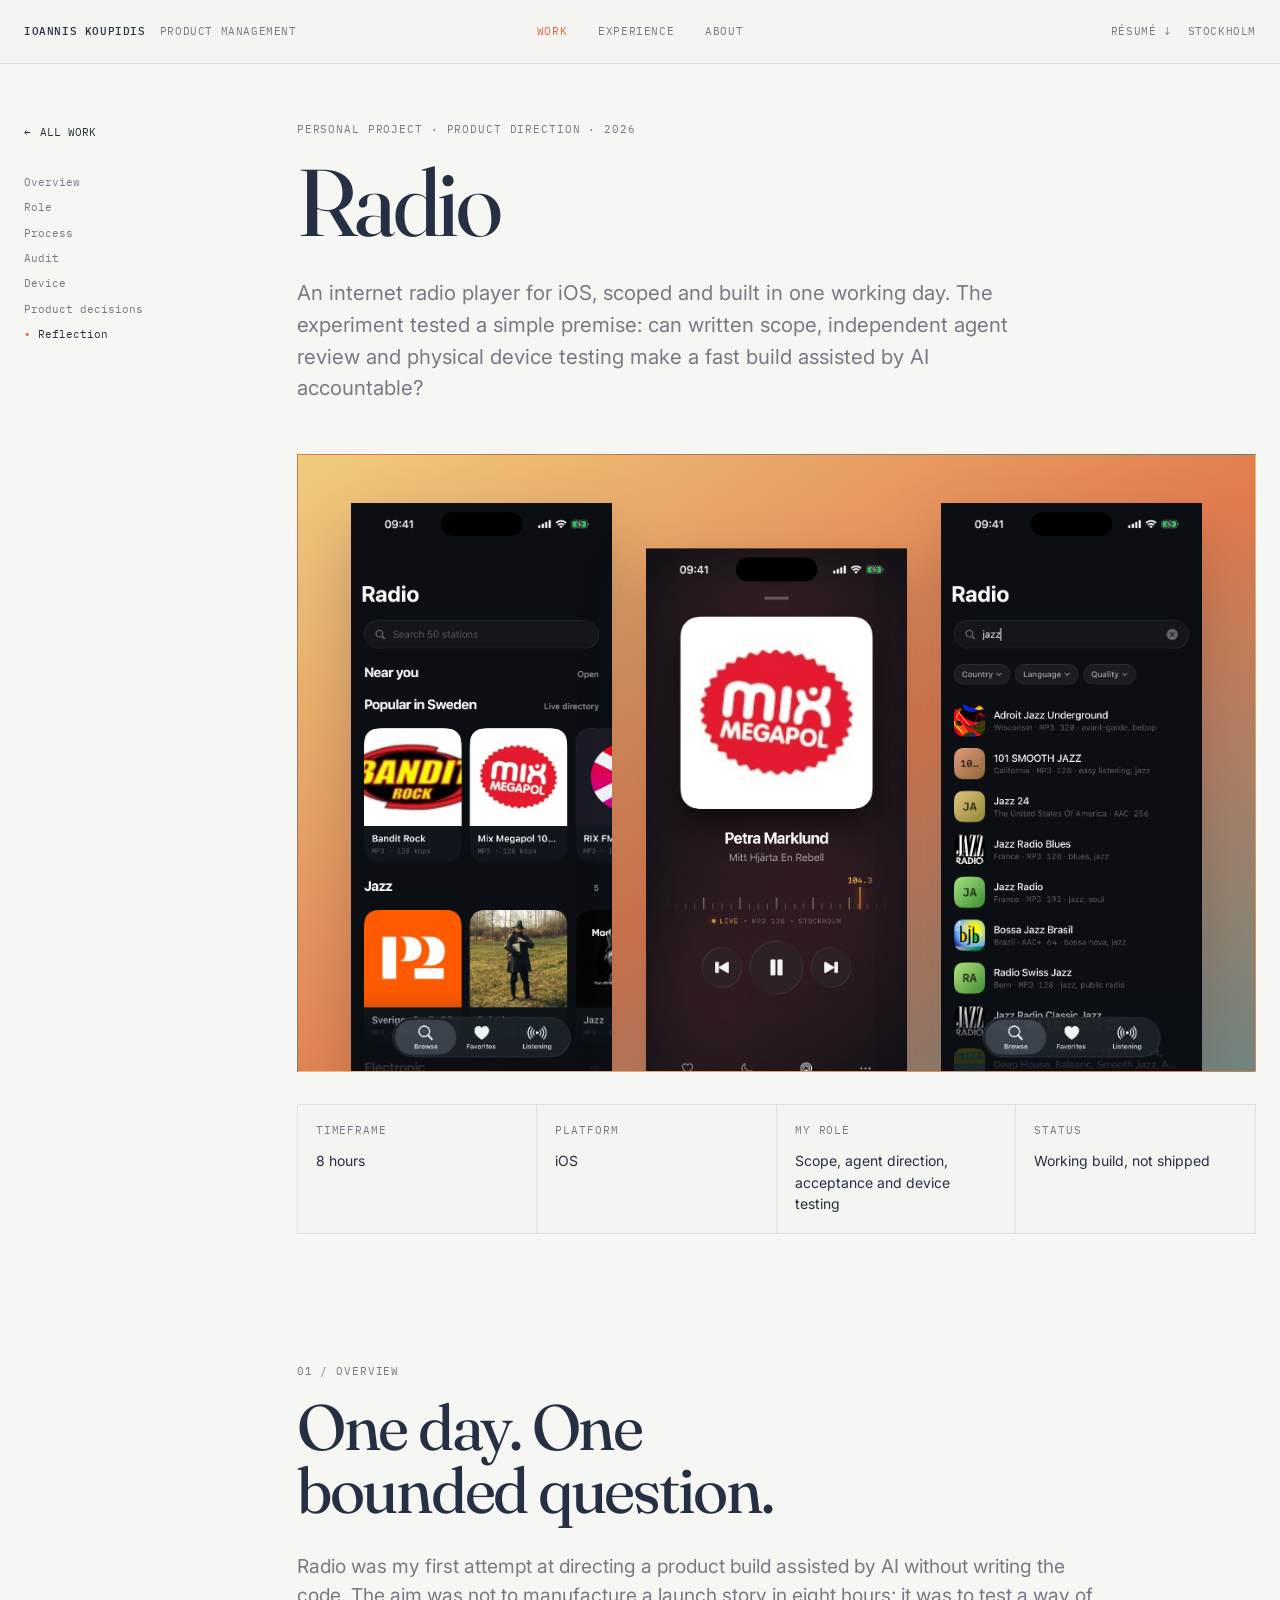
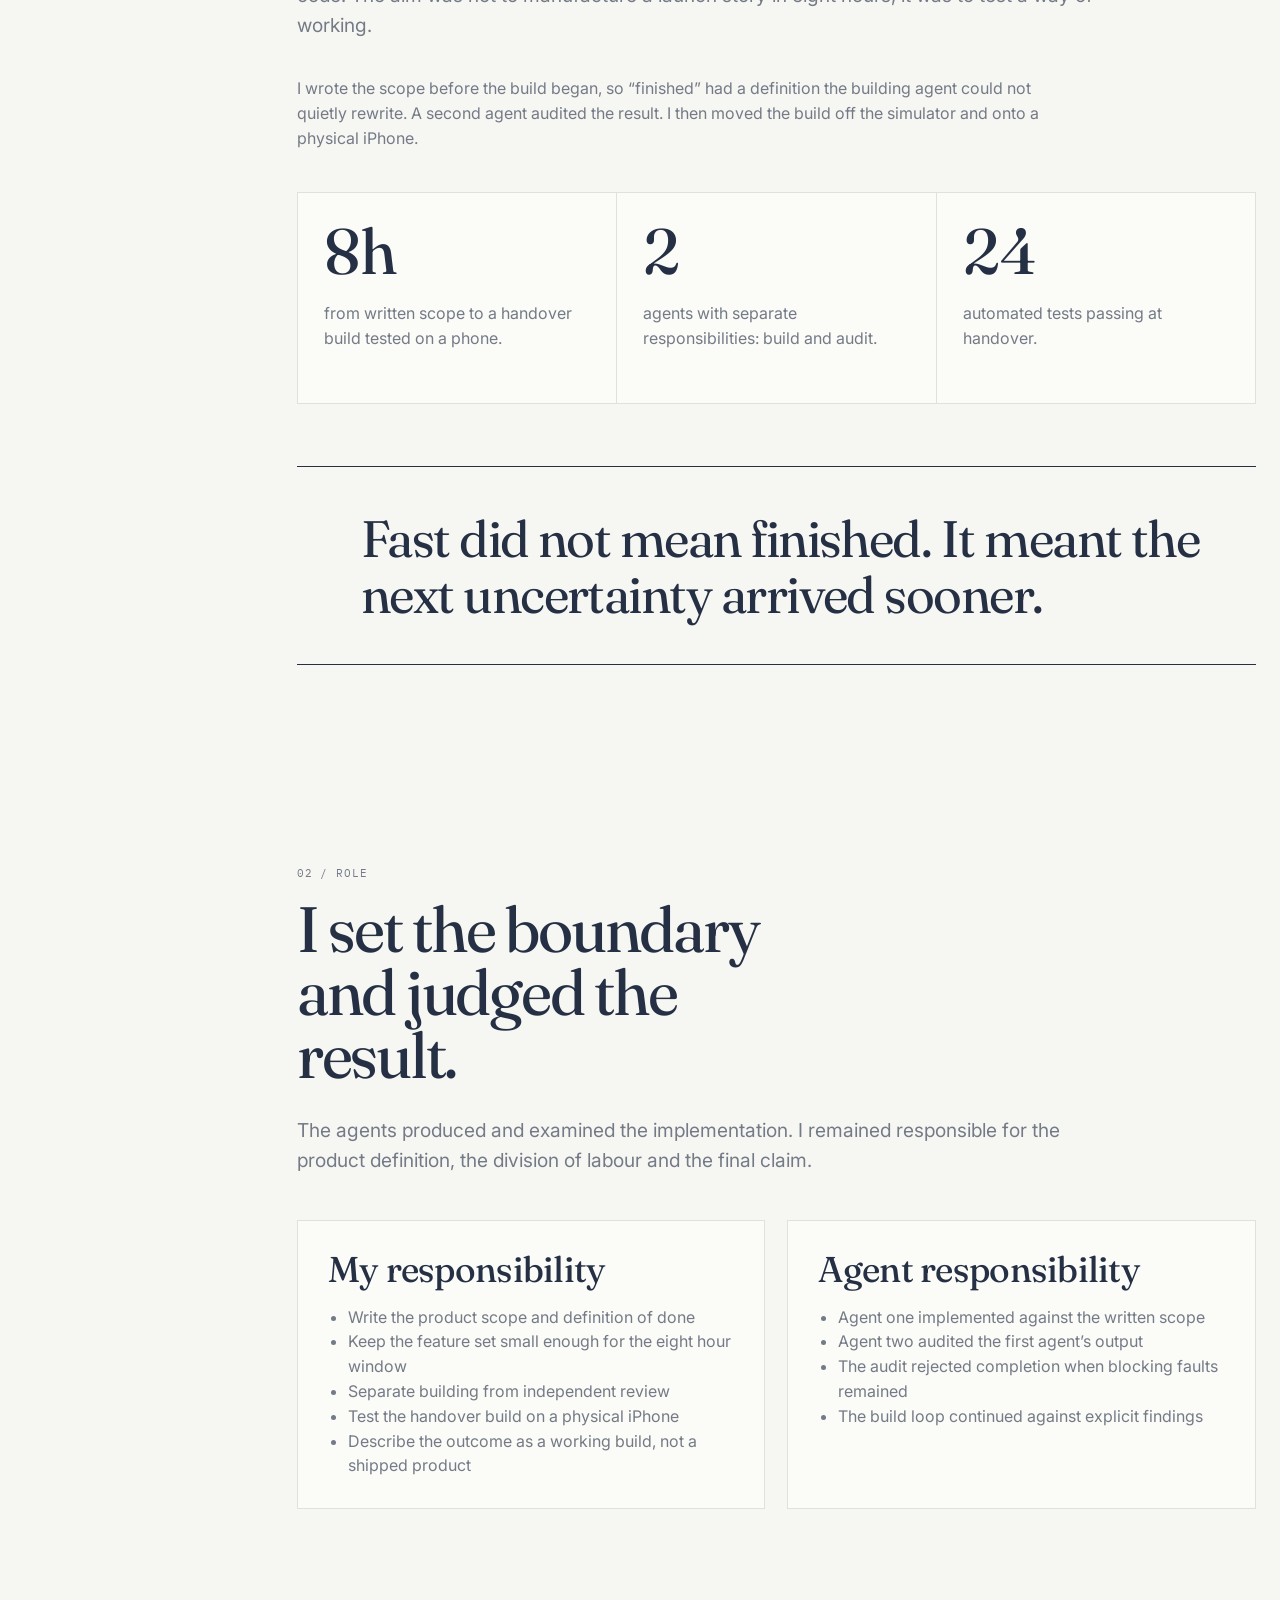
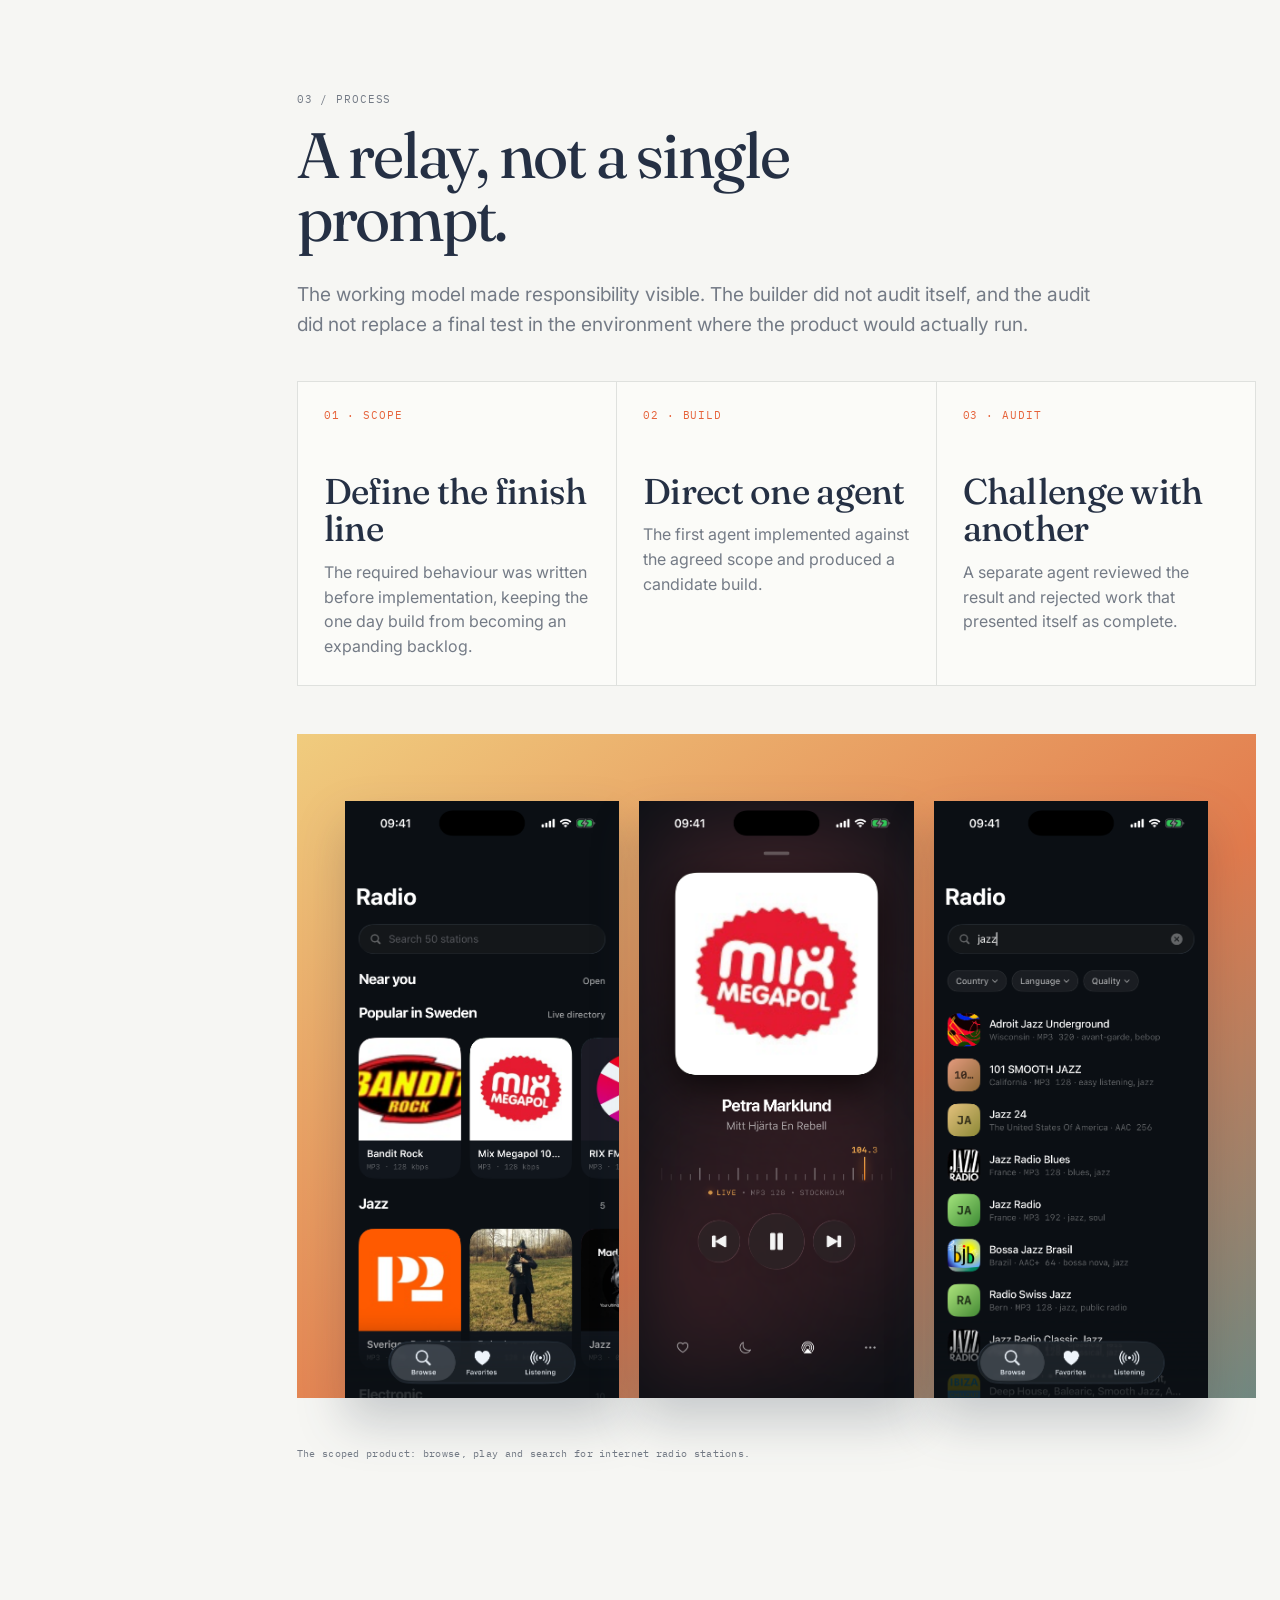
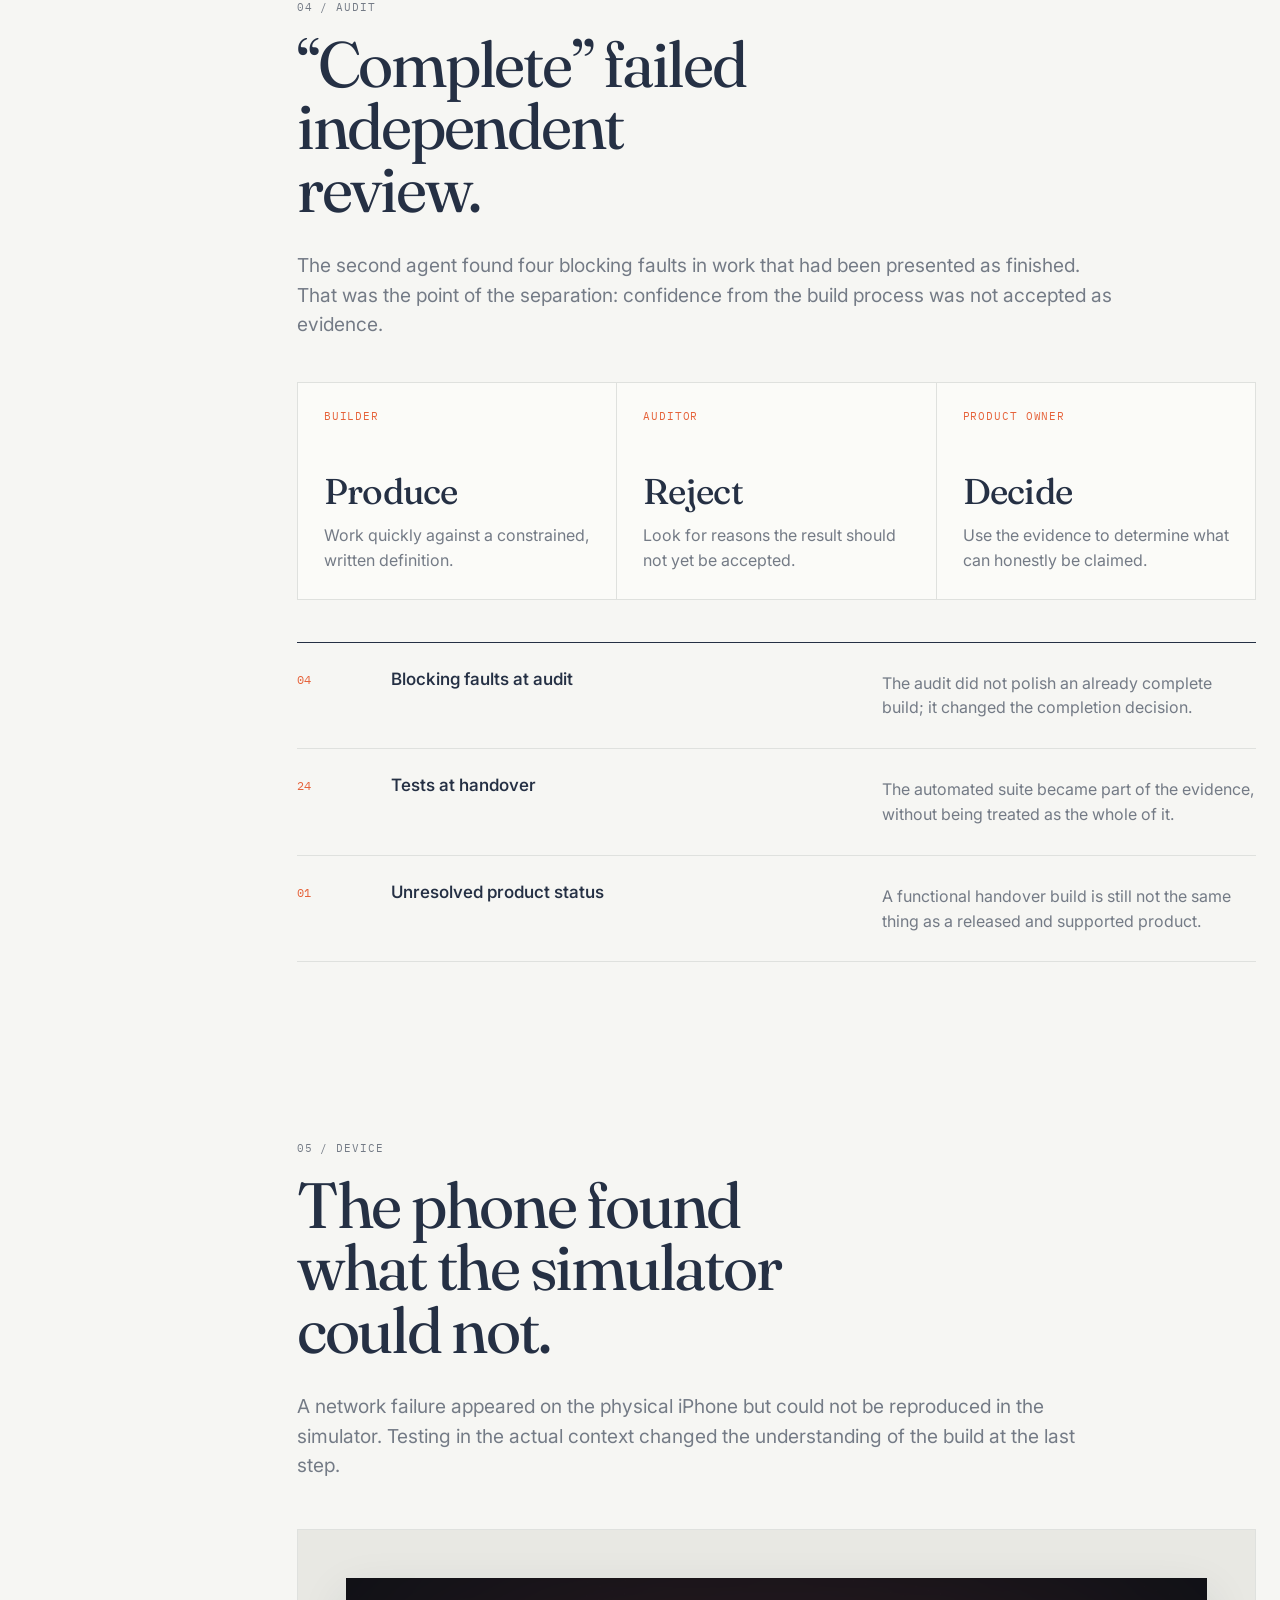
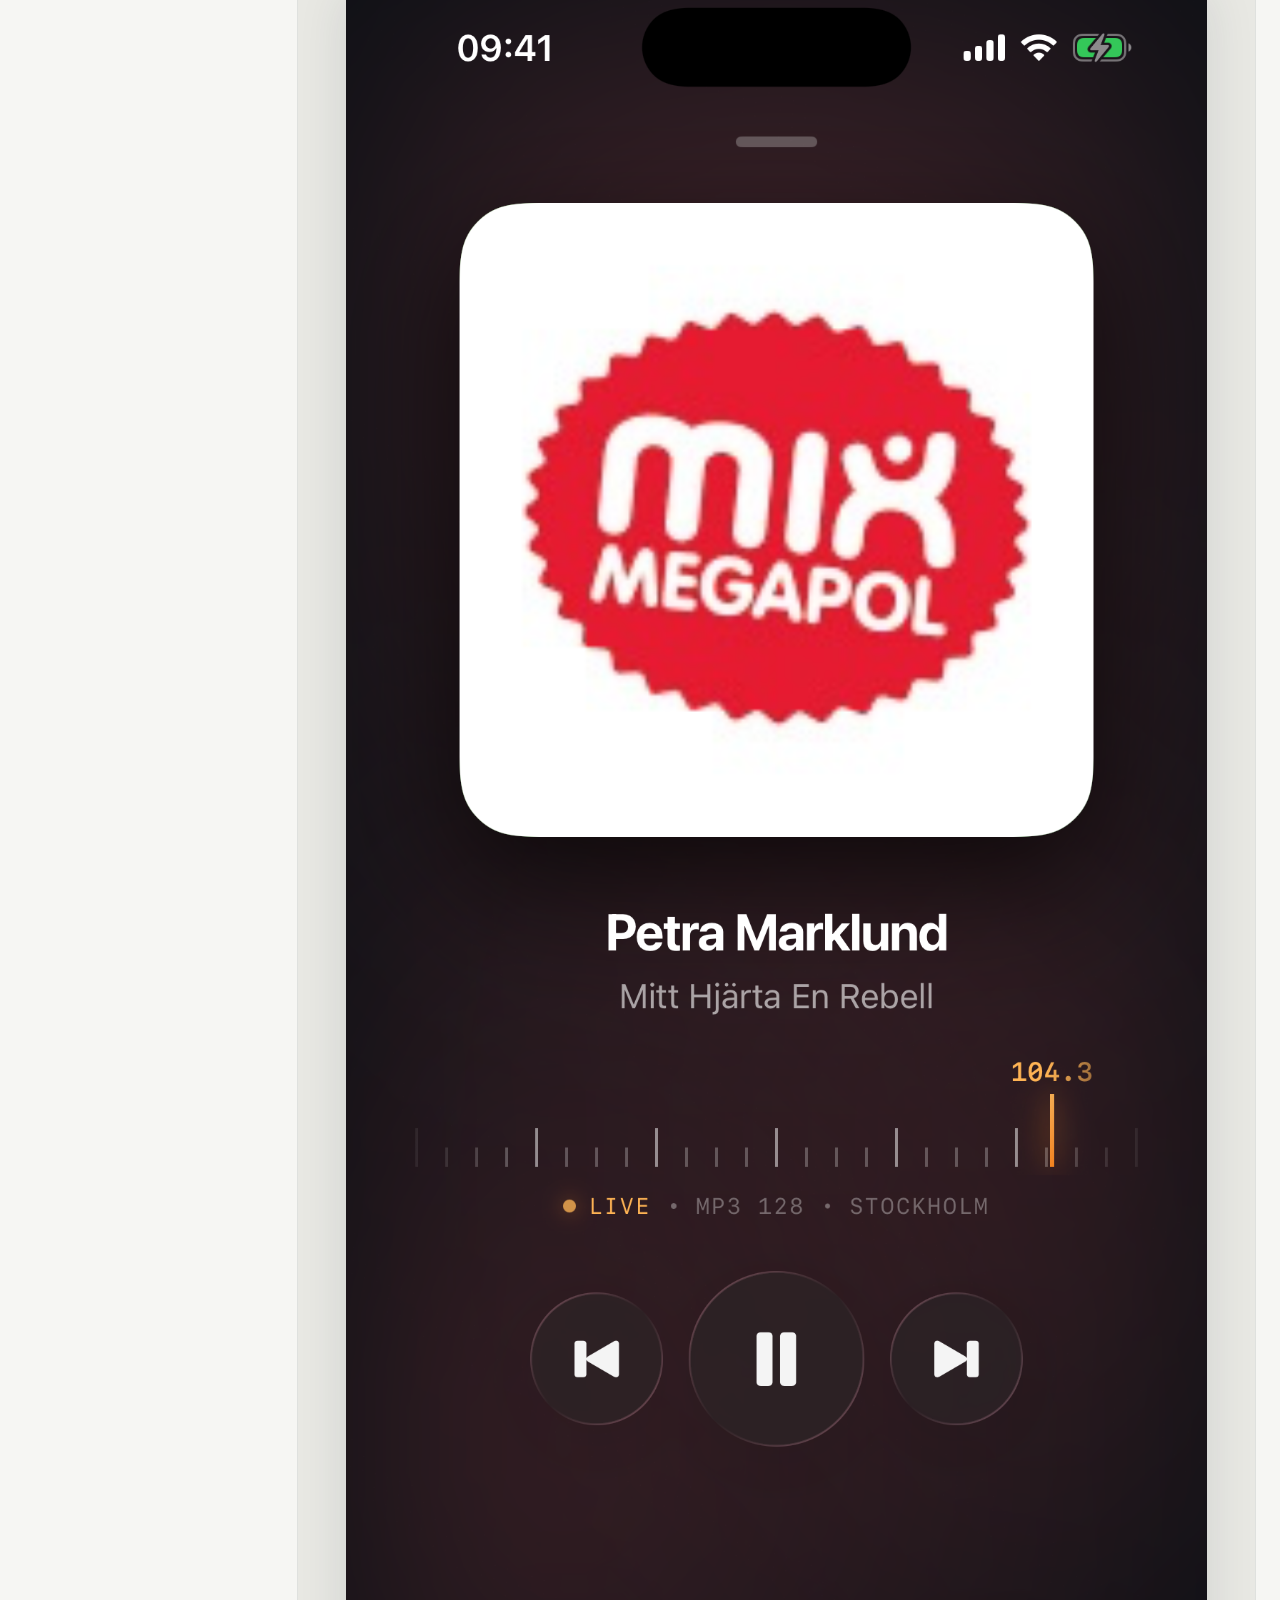
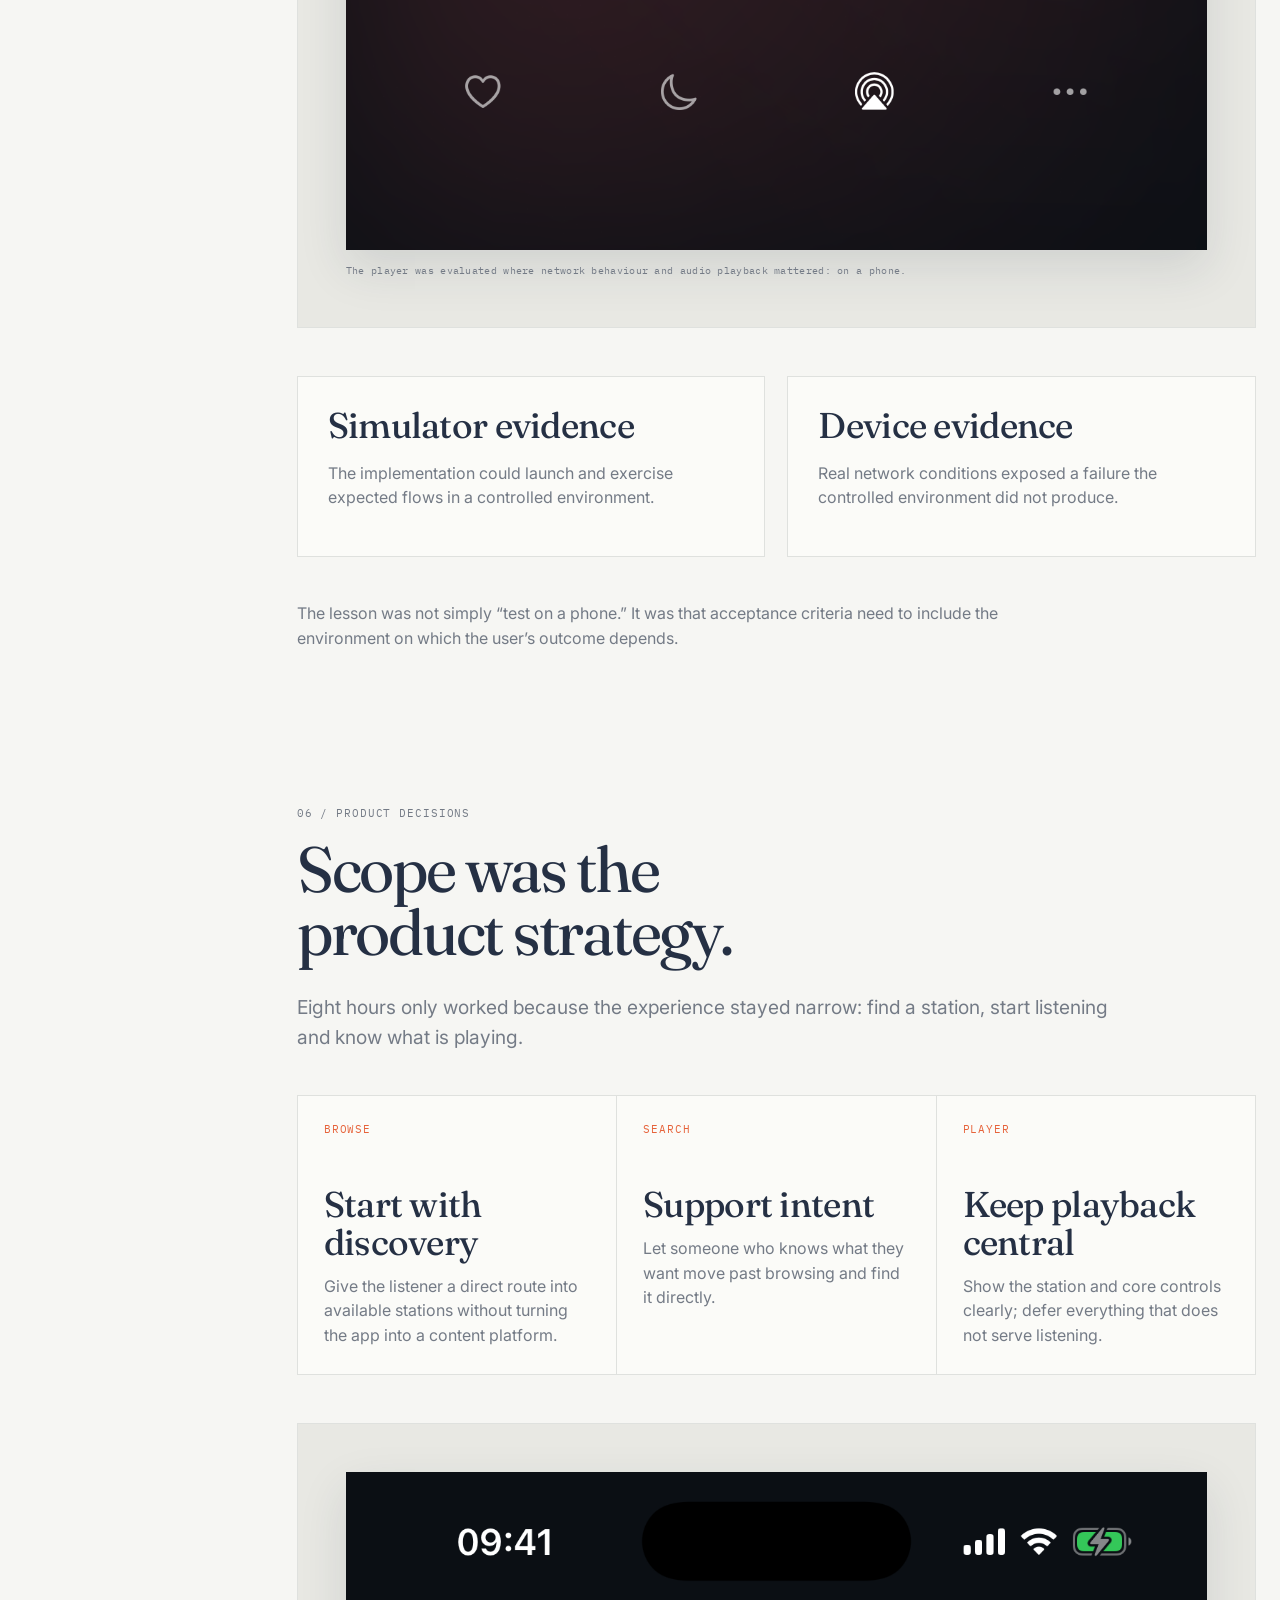
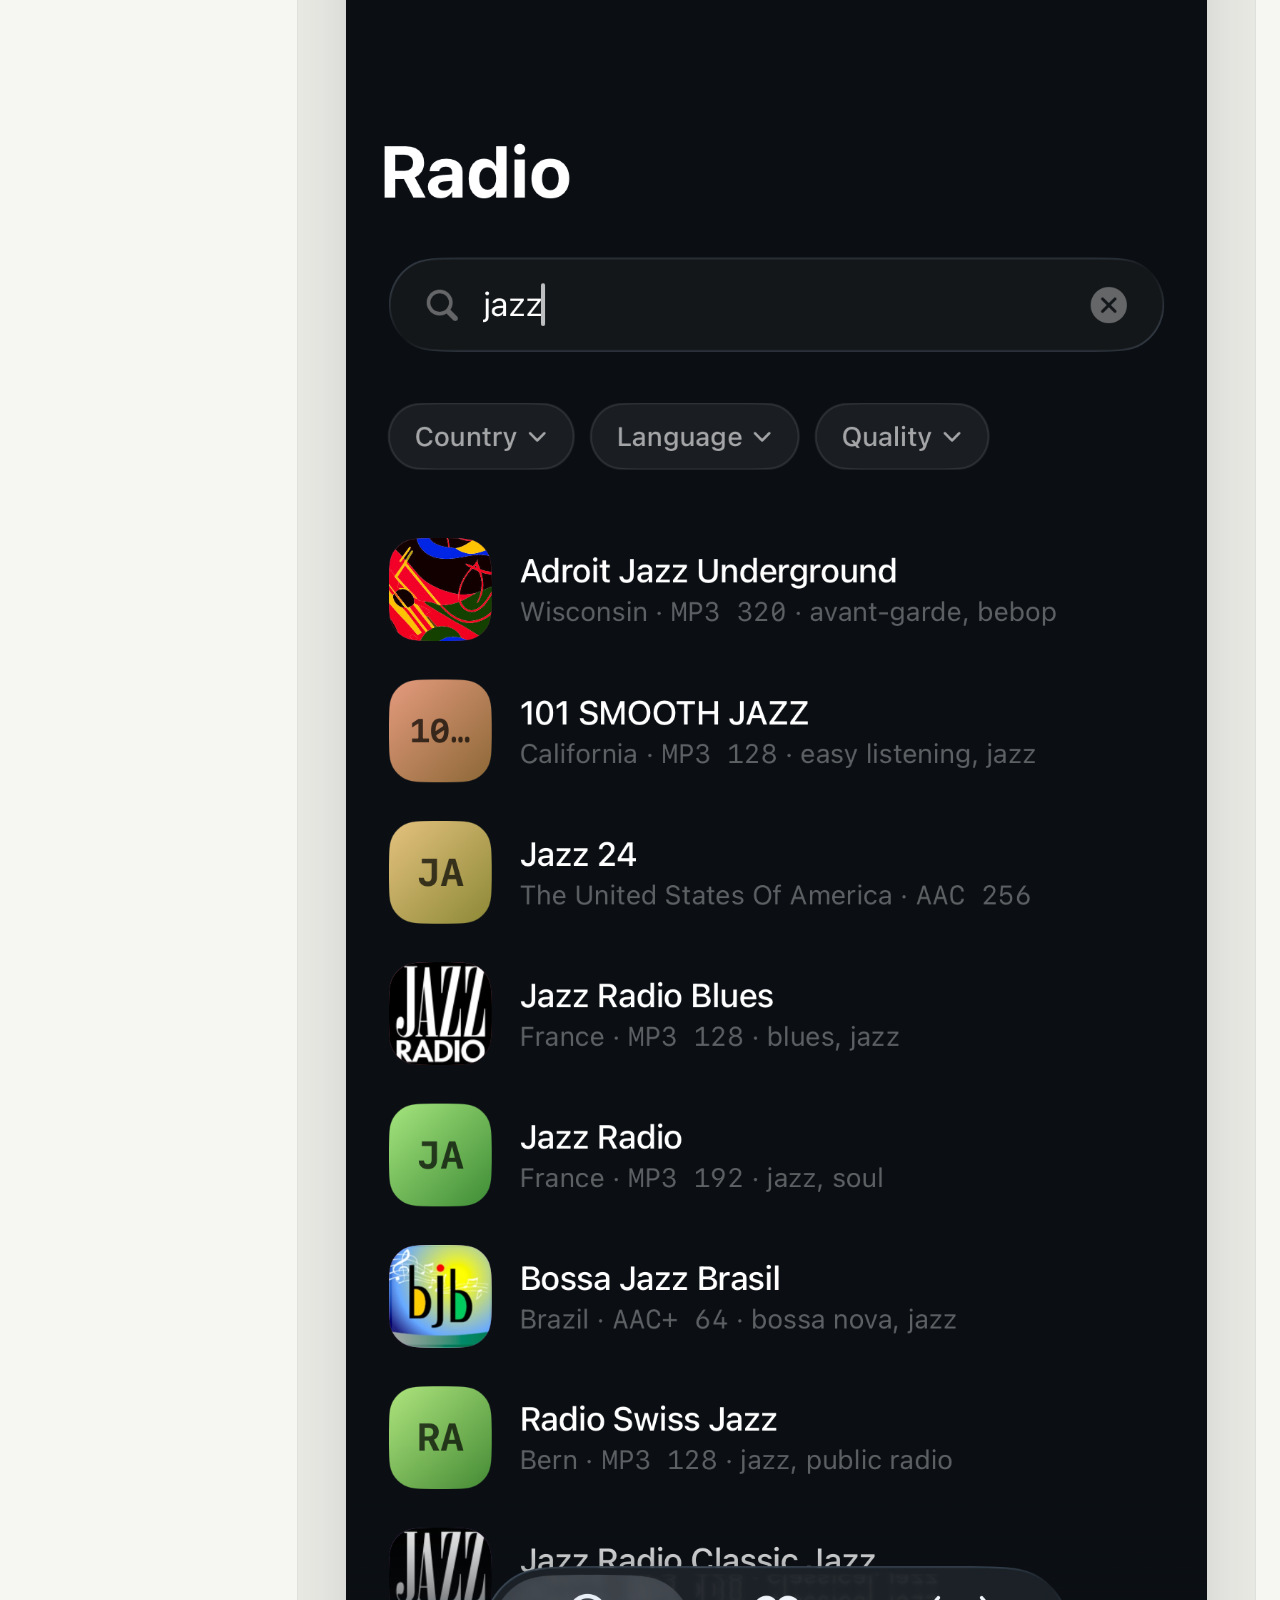
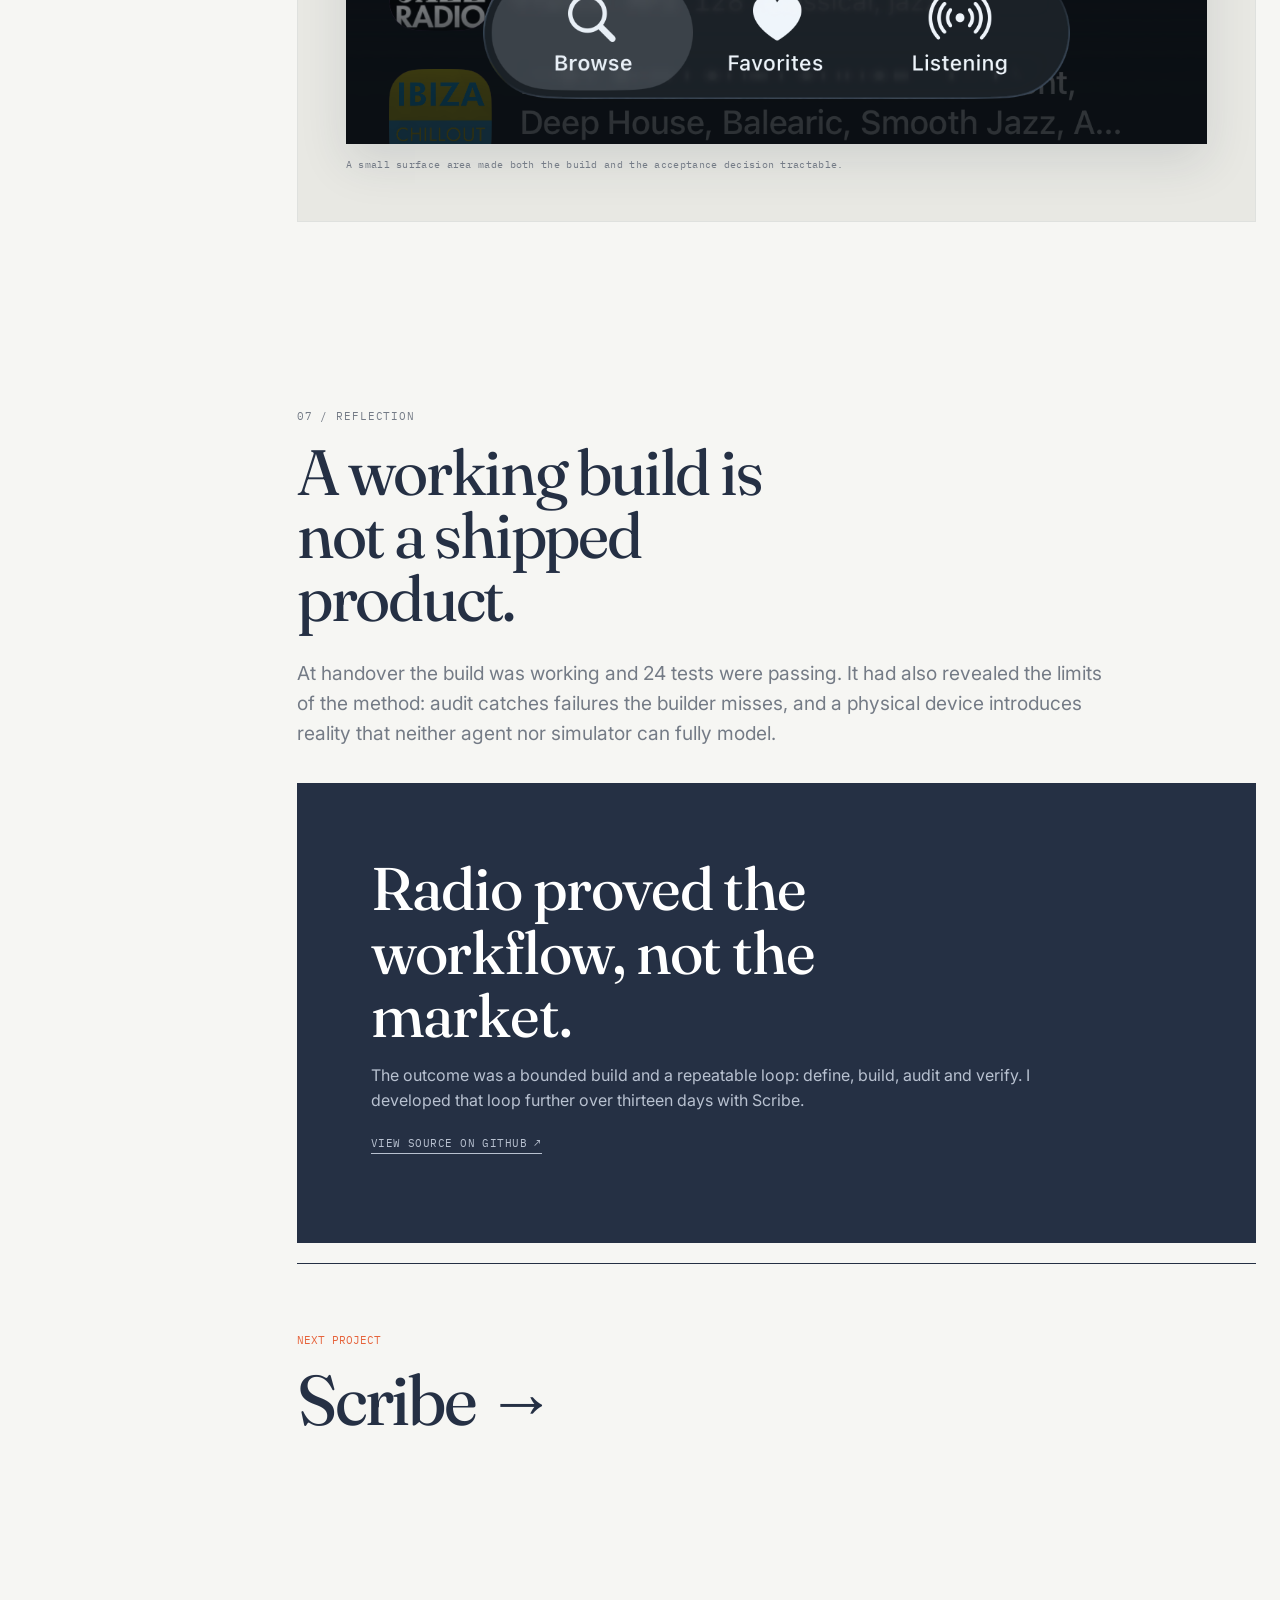
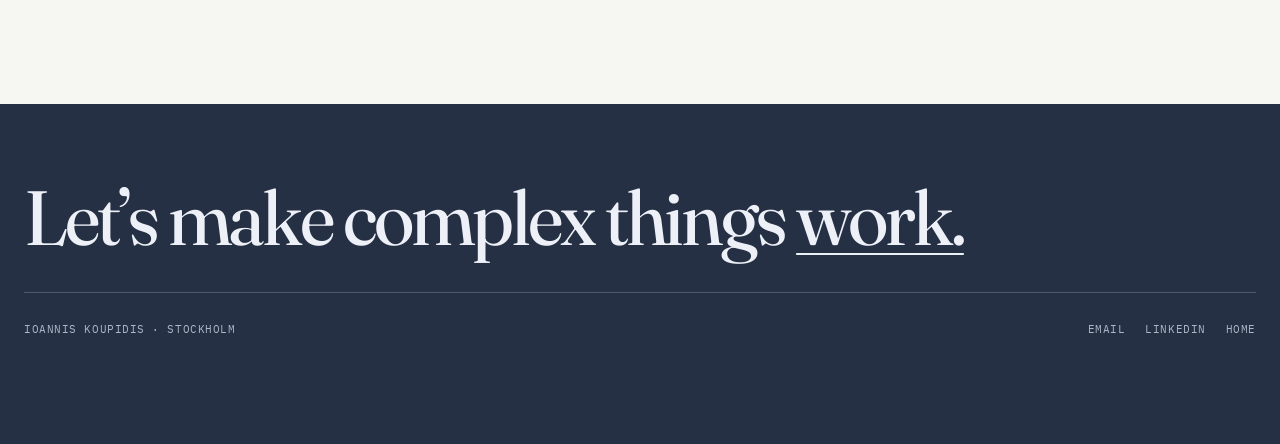
<file: projects/radio/index.html>
<!doctype html>
<html lang="en">
<head>
  <meta charset="utf-8">
  <meta name="viewport" content="width=device-width,initial-scale=1">
  <meta name="description" content="Radio, an iOS internet radio app directed by Ioannis Koupidis in one working day.">
  <title>Radio · Ioannis Koupidis</title>
  <link rel="preconnect" href="https://fonts.googleapis.com">
  <link rel="preconnect" href="https://fonts.gstatic.com" crossorigin>
  <link href="https://fonts.googleapis.com/css2?family=Fraunces:opsz,wght@9..144,300..600&amp;family=IBM+Plex+Mono:wght@400;500&amp;family=Inter:wght@400;500;600&amp;display=swap" rel="stylesheet">
  <link rel="stylesheet" href="../../assets/site.css?v=20260825c">
</head>
<body class="case-page">
  <a class="skip-link" href="#case-content">Skip to content</a>

  <header class="site-header">
    <div class="header-inner">
      <a class="brand" href="../../" aria-label="Ioannis Koupidis, home"><strong>Ioannis Koupidis</strong><span>Product management</span></a>
      <nav class="primary-nav" aria-label="Primary navigation">
        <a href="../../#work" aria-current="page">Work</a>
        <a href="../../#experience">Experience</a>
        <a href="../../#about">About</a>
      </nav>
      <div class="header-tools">
        <a href="../../Ioannis-Koupidis-CV.pdf" download>Résumé ↓</a>
        <span>Stockholm</span>
      </div>
    </div>
  </header>

  <div class="case-shell">
    <aside class="case-aside" aria-label="Case study navigation">
      <div class="case-aside-inner">
        <a class="back-link" href="../../#work"><span aria-hidden="true">←</span> All work</a>
        <nav class="case-nav">
          <a href="#overview" class="active">Overview</a>
          <a href="#role">Role</a>
          <a href="#process">Process</a>
          <a href="#audit">Audit</a>
          <a href="#device">Device</a>
          <a href="#decisions">Product decisions</a>
          <a href="#reflection">Reflection</a>
        </nav>
      </div>
    </aside>

    <main class="case-main" id="case-content">
      <header class="reveal">
        <p class="case-kicker">Personal project · Product direction · 2026</p>
        <h1 class="case-title">Radio</h1>
        <p class="case-deck">An internet radio player for iOS, scoped and built in one working day. The experiment tested a simple premise: can written scope, independent agent review and physical device testing make a fast build assisted by AI accountable?</p>
      </header>

      <div class="case-hero radio reveal">
        <img src="../../assets/images/radio/browse.png" alt="Radio app browse screen on iPhone">
        <img src="../../assets/images/radio/player.png" alt="Radio app now-playing screen on iPhone">
        <img src="../../assets/images/radio/search.png" alt="Radio app station search screen on iPhone">
      </div>

      <dl class="facts reveal">
        <div class="fact"><dt>Timeframe</dt><dd>8 hours</dd></div>
        <div class="fact"><dt>Platform</dt><dd>iOS</dd></div>
        <div class="fact"><dt>My role</dt><dd>Scope, agent direction, acceptance and device testing</dd></div>
        <div class="fact"><dt>Status</dt><dd>Working build, not shipped</dd></div>
      </dl>

      <section class="case-section reveal" id="overview">
        <p class="section-index">01 / Overview</p>
        <h2>One day. One bounded question.</h2>
        <p class="lead">Radio was my first attempt at directing a product build assisted by AI without writing the code. The aim was not to manufacture a launch story in eight hours; it was to test a way of working.</p>
        <p>I wrote the scope before the build began, so “finished” had a definition the building agent could not quietly rewrite. A second agent audited the result. I then moved the build off the simulator and onto a physical iPhone.</p>
        <div class="stat-grid">
          <article class="stat-card"><strong>8h</strong><p>from written scope to a handover build tested on a phone.</p></article>
          <article class="stat-card"><strong>2</strong><p>agents with separate responsibilities: build and audit.</p></article>
          <article class="stat-card"><strong>24</strong><p>automated tests passing at handover.</p></article>
        </div>
        <blockquote class="pull-quote">Fast did not mean finished. It meant the next uncertainty arrived sooner.</blockquote>
      </section>

      <section class="case-section reveal" id="role">
        <p class="section-index">02 / Role</p>
        <h2>I set the boundary and judged the result.</h2>
        <p class="lead">The agents produced and examined the implementation. I remained responsible for the product definition, the division of labour and the final claim.</p>
        <div class="split">
          <article class="split-panel">
            <h3>My responsibility</h3>
            <ul>
              <li>Write the product scope and definition of done</li>
              <li>Keep the feature set small enough for the eight hour window</li>
              <li>Separate building from independent review</li>
              <li>Test the handover build on a physical iPhone</li>
              <li>Describe the outcome as a working build, not a shipped product</li>
            </ul>
          </article>
          <article class="split-panel">
            <h3>Agent responsibility</h3>
            <ul>
              <li>Agent one implemented against the written scope</li>
              <li>Agent two audited the first agent’s output</li>
              <li>The audit rejected completion when blocking faults remained</li>
              <li>The build loop continued against explicit findings</li>
            </ul>
          </article>
        </div>
      </section>

      <section class="case-section reveal" id="process">
        <p class="section-index">03 / Process</p>
        <h2>A relay, not a single prompt.</h2>
        <p class="lead">The working model made responsibility visible. The builder did not audit itself, and the audit did not replace a final test in the environment where the product would actually run.</p>
        <div class="decision-grid">
          <article class="decision-card"><span class="card-label">01 · Scope</span><h3>Define the finish line</h3><p>The required behaviour was written before implementation, keeping the one day build from becoming an expanding backlog.</p></article>
          <article class="decision-card"><span class="card-label">02 · Build</span><h3>Direct one agent</h3><p>The first agent implemented against the agreed scope and produced a candidate build.</p></article>
          <article class="decision-card"><span class="card-label">03 · Audit</span><h3>Challenge with another</h3><p>A separate agent reviewed the result and rejected work that presented itself as complete.</p></article>
        </div>
        <div class="phone-gallery">
          <img src="../../assets/images/radio/browse.png" alt="Browse stations in the Radio app">
          <img src="../../assets/images/radio/player.png" alt="Play a station in the Radio app">
          <img src="../../assets/images/radio/search.png" alt="Search for stations in the Radio app">
        </div>
        <p class="caption">The scoped product: browse, play and search for internet radio stations.</p>
      </section>

      <section class="case-section reveal" id="audit">
        <p class="section-index">04 / Audit</p>
        <h2>“Complete” failed independent review.</h2>
        <p class="lead">The second agent found four blocking faults in work that had been presented as finished. That was the point of the separation: confidence from the build process was not accepted as evidence.</p>
        <div class="insight-grid">
          <article class="insight-card"><span class="card-label">Builder</span><h3>Produce</h3><p>Work quickly against a constrained, written definition.</p></article>
          <article class="insight-card"><span class="card-label">Auditor</span><h3>Reject</h3><p>Look for reasons the result should not yet be accepted.</p></article>
          <article class="insight-card"><span class="card-label">Product owner</span><h3>Decide</h3><p>Use the evidence to determine what can honestly be claimed.</p></article>
        </div>
        <div class="finding-list">
          <article class="finding"><span class="finding-number">04</span><h3>Blocking faults at audit</h3><p>The audit did not polish an already complete build; it changed the completion decision.</p></article>
          <article class="finding"><span class="finding-number">24</span><h3>Tests at handover</h3><p>The automated suite became part of the evidence, without being treated as the whole of it.</p></article>
          <article class="finding"><span class="finding-number">01</span><h3>Unresolved product status</h3><p>A functional handover build is still not the same thing as a released and supported product.</p></article>
        </div>
      </section>

      <section class="case-section reveal" id="device">
        <p class="section-index">05 / Device</p>
        <h2>The phone found what the simulator could not.</h2>
        <p class="lead">A network failure appeared on the physical iPhone but could not be reproduced in the simulator. Testing in the actual context changed the understanding of the build at the last step.</p>
        <div class="media-frame">
          <img src="../../assets/images/radio/player.png" alt="Radio player interface running on iPhone">
          <p class="caption">The player was evaluated where network behaviour and audio playback mattered: on a phone.</p>
        </div>
        <div class="split">
          <article class="split-panel"><h3>Simulator evidence</h3><p>The implementation could launch and exercise expected flows in a controlled environment.</p></article>
          <article class="split-panel"><h3>Device evidence</h3><p>Real network conditions exposed a failure the controlled environment did not produce.</p></article>
        </div>
        <p>The lesson was not simply “test on a phone.” It was that acceptance criteria need to include the environment on which the user’s outcome depends.</p>
      </section>

      <section class="case-section reveal" id="decisions">
        <p class="section-index">06 / Product decisions</p>
        <h2>Scope was the product strategy.</h2>
        <p class="lead">Eight hours only worked because the experience stayed narrow: find a station, start listening and know what is playing.</p>
        <div class="decision-grid">
          <article class="decision-card"><span class="card-label">Browse</span><h3>Start with discovery</h3><p>Give the listener a direct route into available stations without turning the app into a content platform.</p></article>
          <article class="decision-card"><span class="card-label">Search</span><h3>Support intent</h3><p>Let someone who knows what they want move past browsing and find it directly.</p></article>
          <article class="decision-card"><span class="card-label">Player</span><h3>Keep playback central</h3><p>Show the station and core controls clearly; defer everything that does not serve listening.</p></article>
        </div>
        <div class="media-frame">
          <img src="../../assets/images/radio/search.png" alt="Radio search interface on iPhone">
          <p class="caption">A small surface area made both the build and the acceptance decision tractable.</p>
        </div>
      </section>

      <section class="case-section reveal" id="reflection">
        <p class="section-index">07 / Reflection</p>
        <h2>A working build is not a shipped product.</h2>
        <p class="lead">At handover the build was working and 24 tests were passing. It had also revealed the limits of the method: audit catches failures the builder misses, and a physical device introduces reality that neither agent nor simulator can fully model.</p>
        <div class="outcome-banner">
          <h3>Radio proved the workflow, not the market.</h3>
          <p>The outcome was a bounded build and a repeatable loop: define, build, audit and verify. I developed that loop further over thirteen days with Scribe.</p>
          <p><a class="text-link" href="https://github.com/IoannisKP/Radio-iOS-app" target="_blank" rel="noopener">View source on GitHub ↗</a></p>
        </div>
        <a class="next-project" href="../scribe/" data-cursor="View case study"><span>Next project</span><strong>Scribe →</strong></a>
      </section>
    </main>
  </div>

  <footer class="site-footer">
    <div class="footer-inner">
      <p class="footer-title">Let’s make complex things <a href="mailto:gkoupidis@gmail.com">work.</a></p>
      <div class="footer-meta"><span>Ioannis Koupidis · Stockholm</span><div class="footer-links"><a href="mailto:gkoupidis@gmail.com">Email</a><a href="https://www.linkedin.com/in/koupidisyannis/" target="_blank" rel="noopener">LinkedIn</a><a href="../../">Home</a></div></div>
    </div>
  </footer>
  <script src="../../assets/site.js" defer></script>
</body>
</html>
</file>
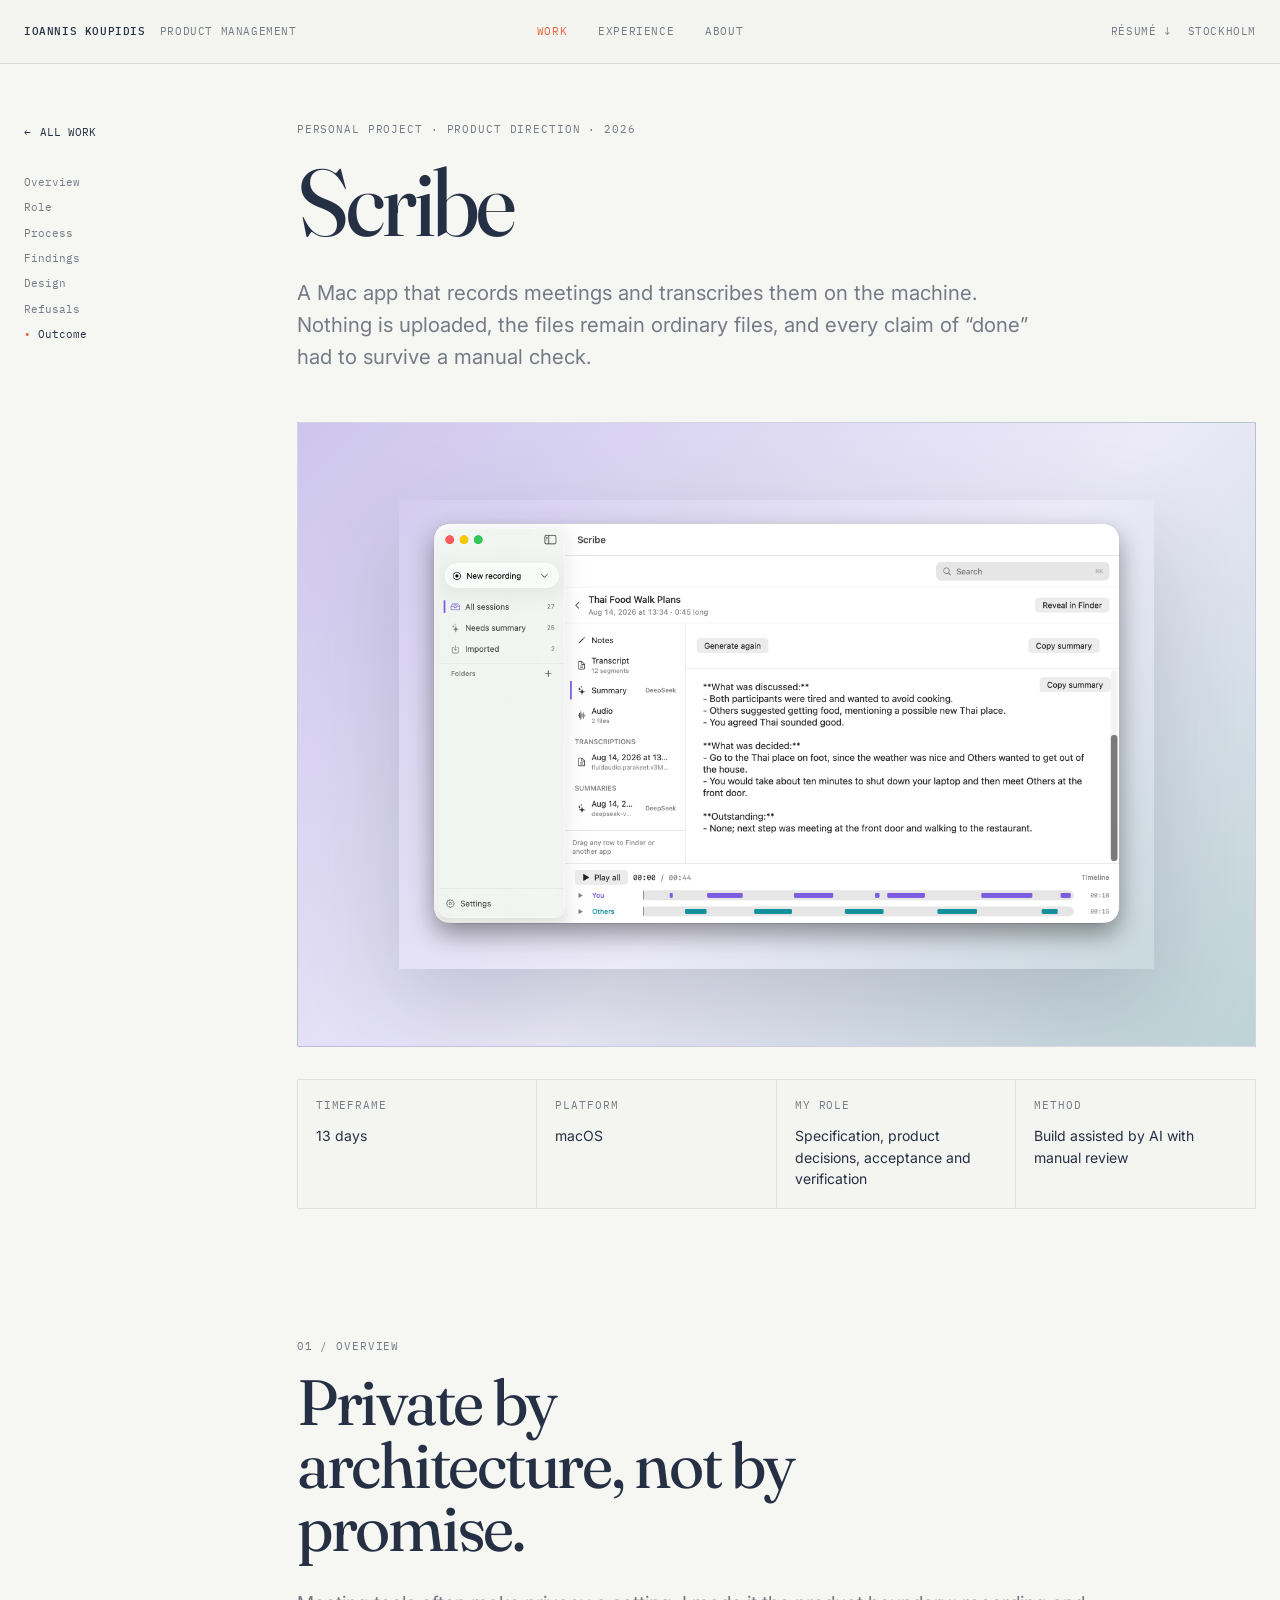
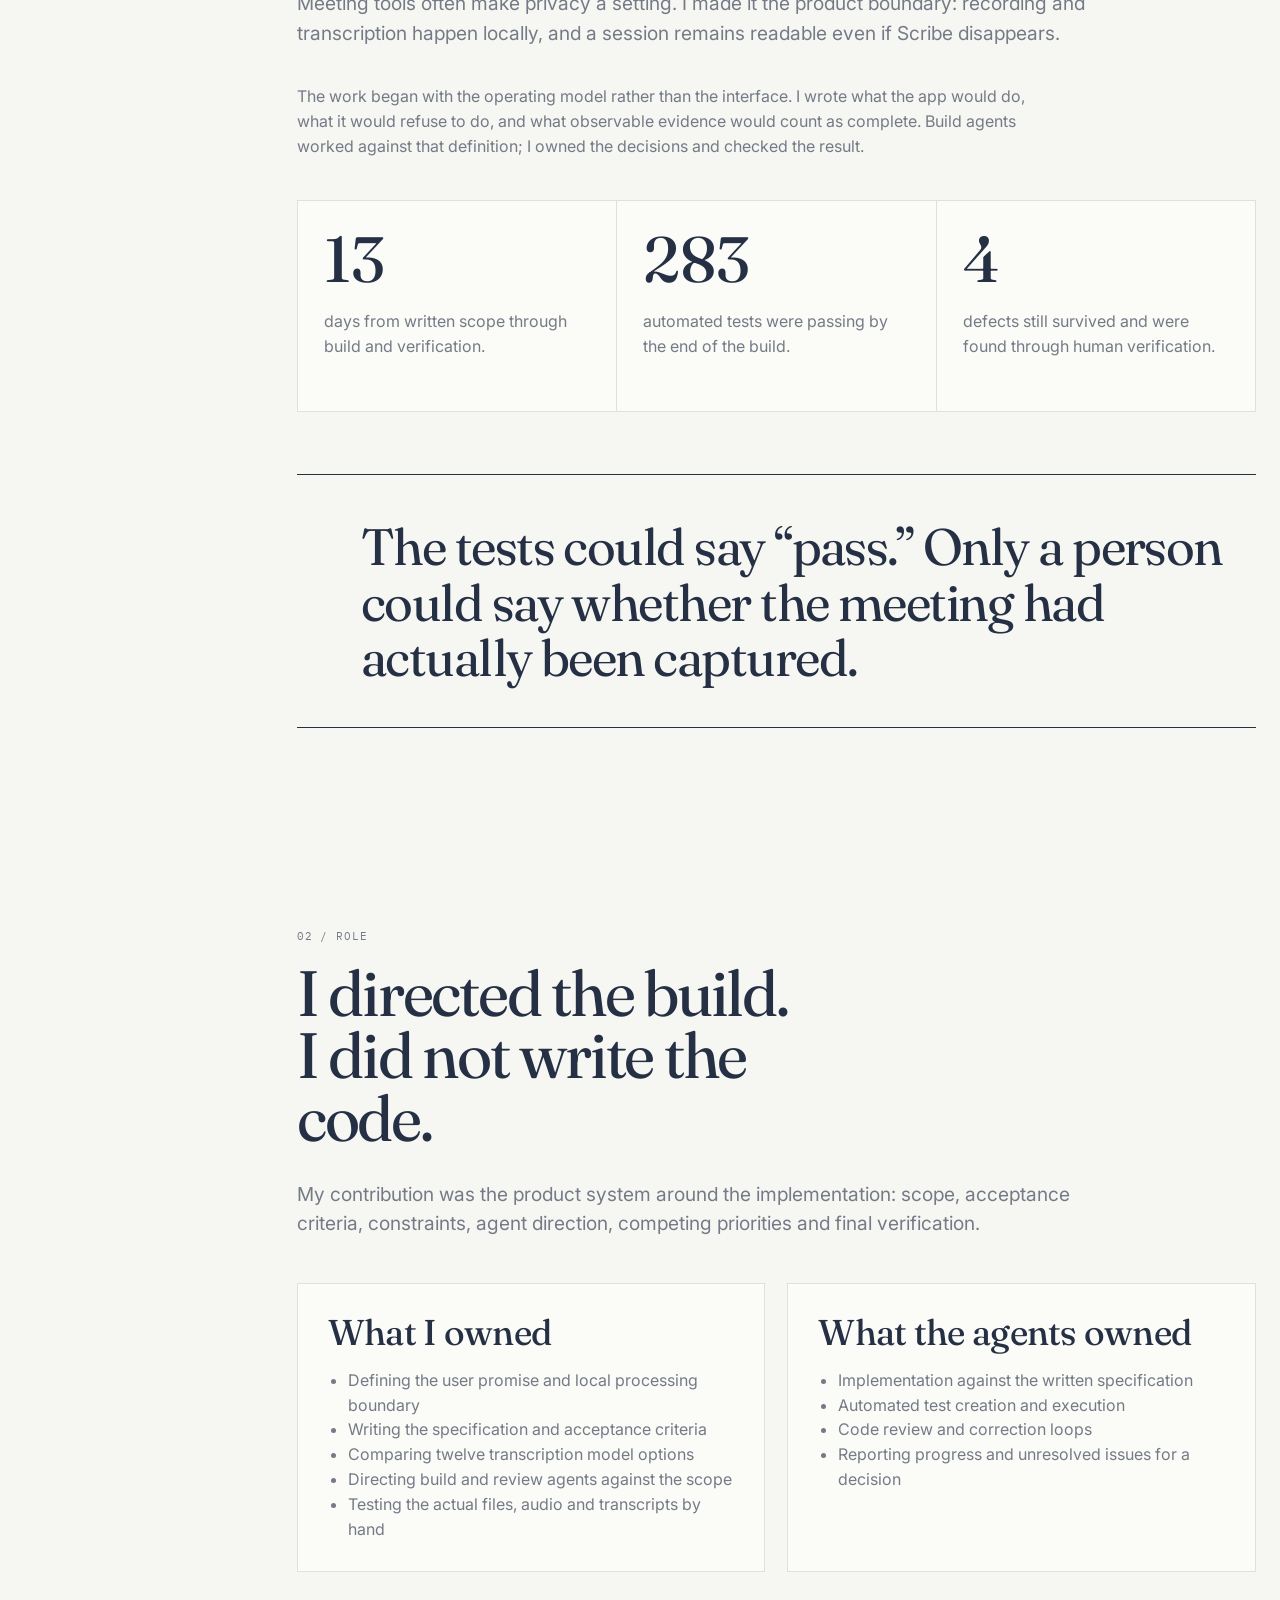
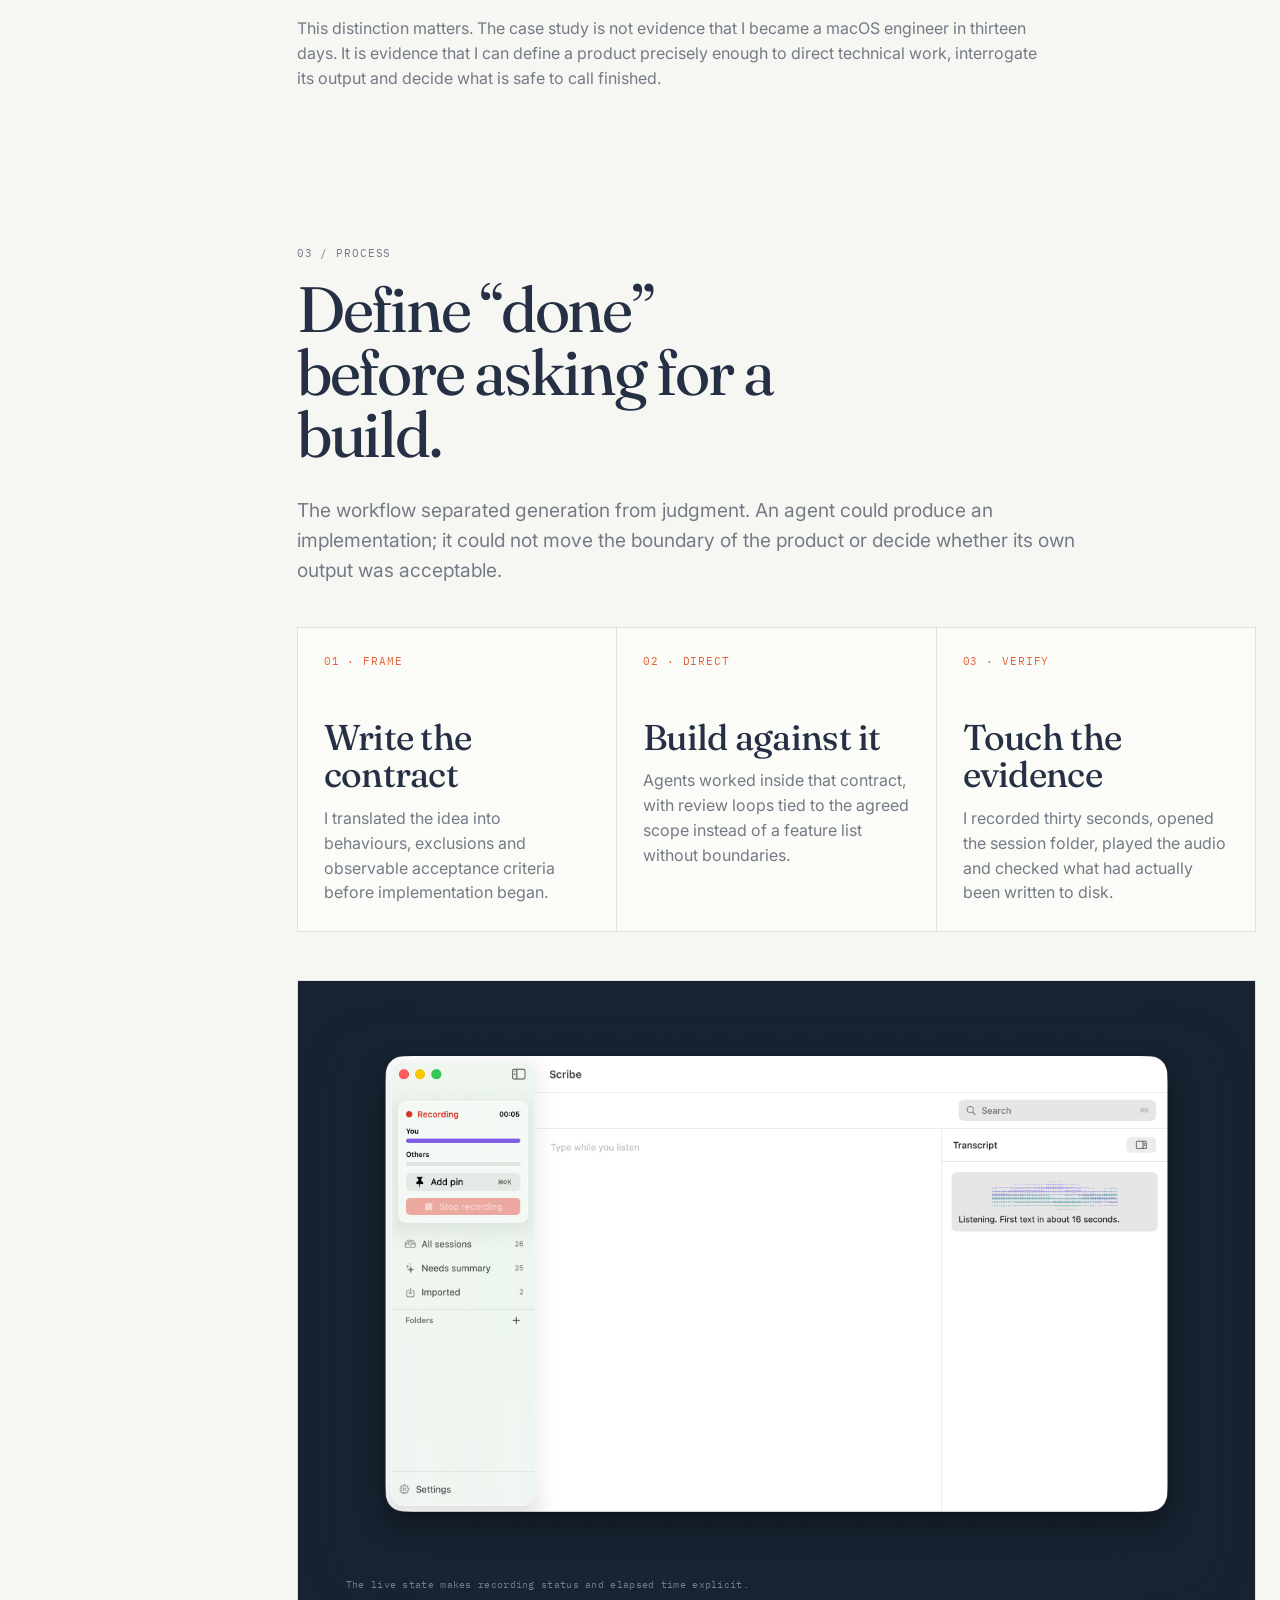
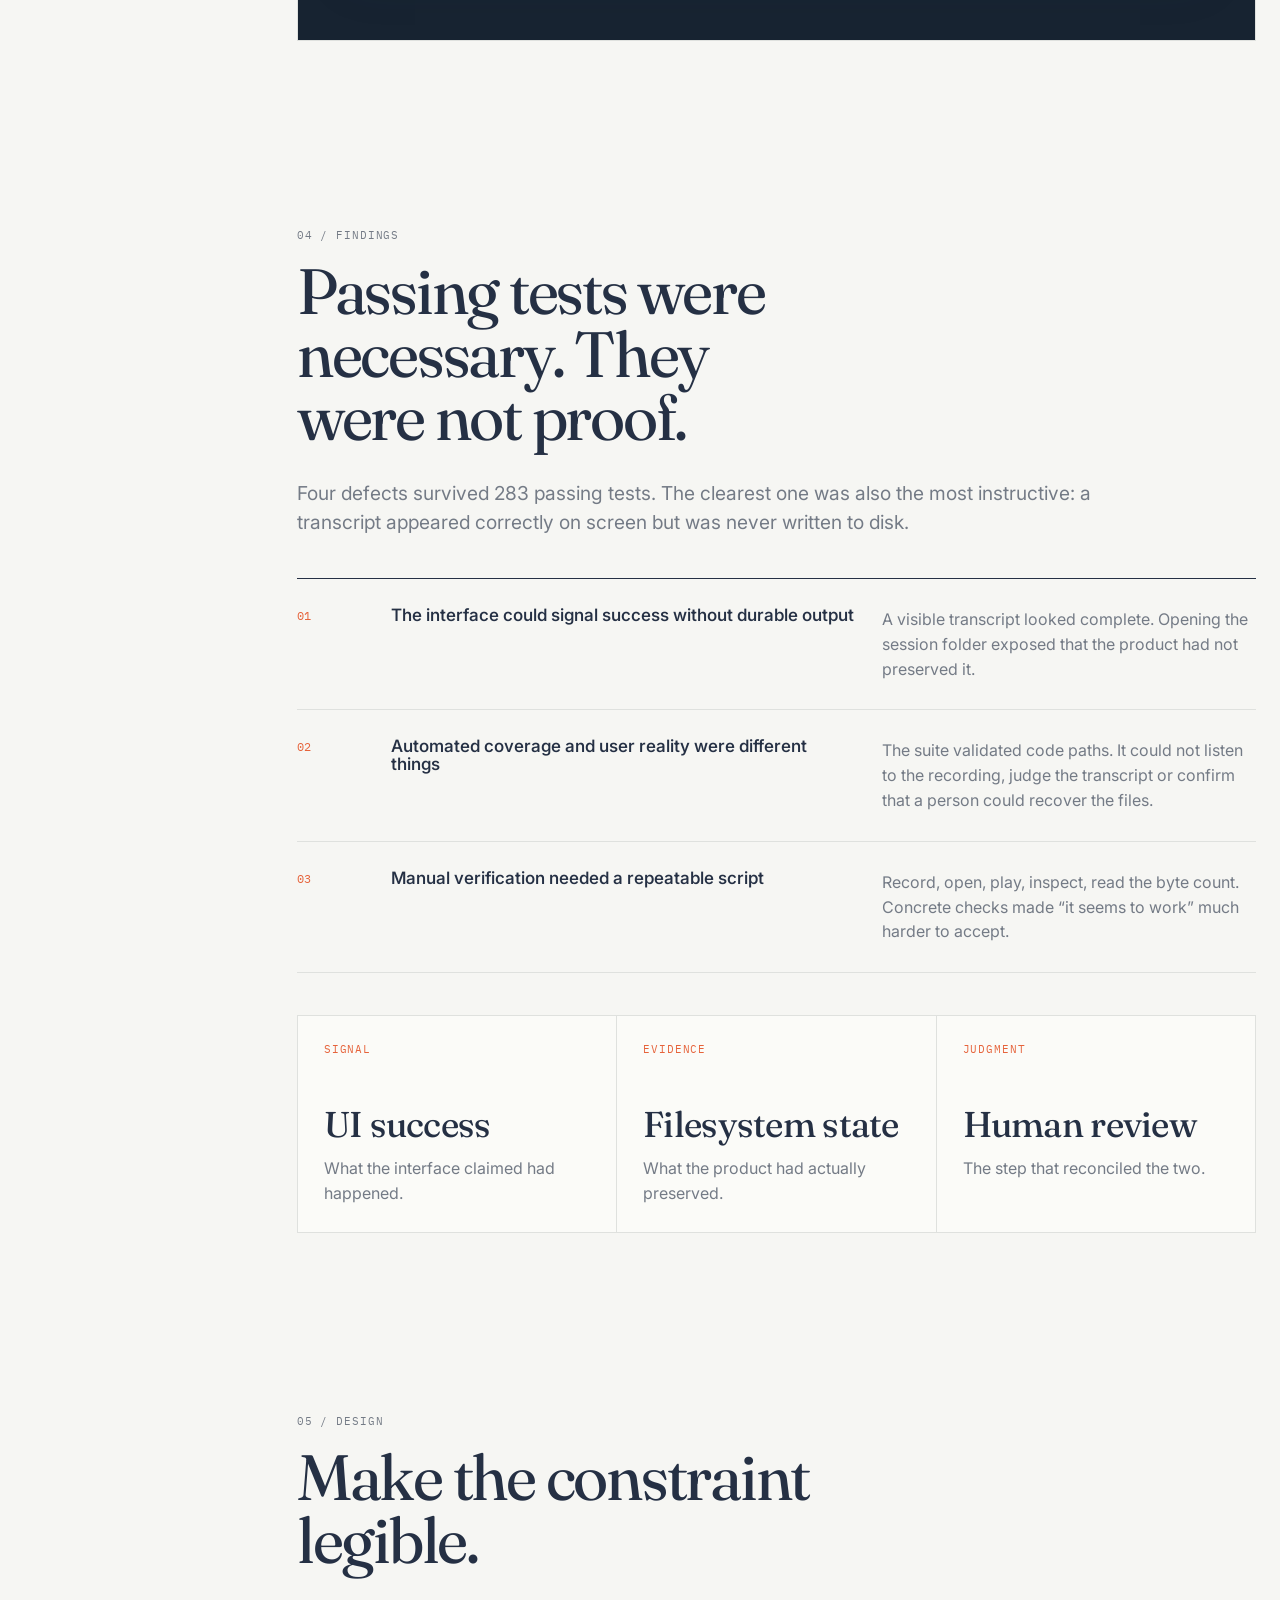
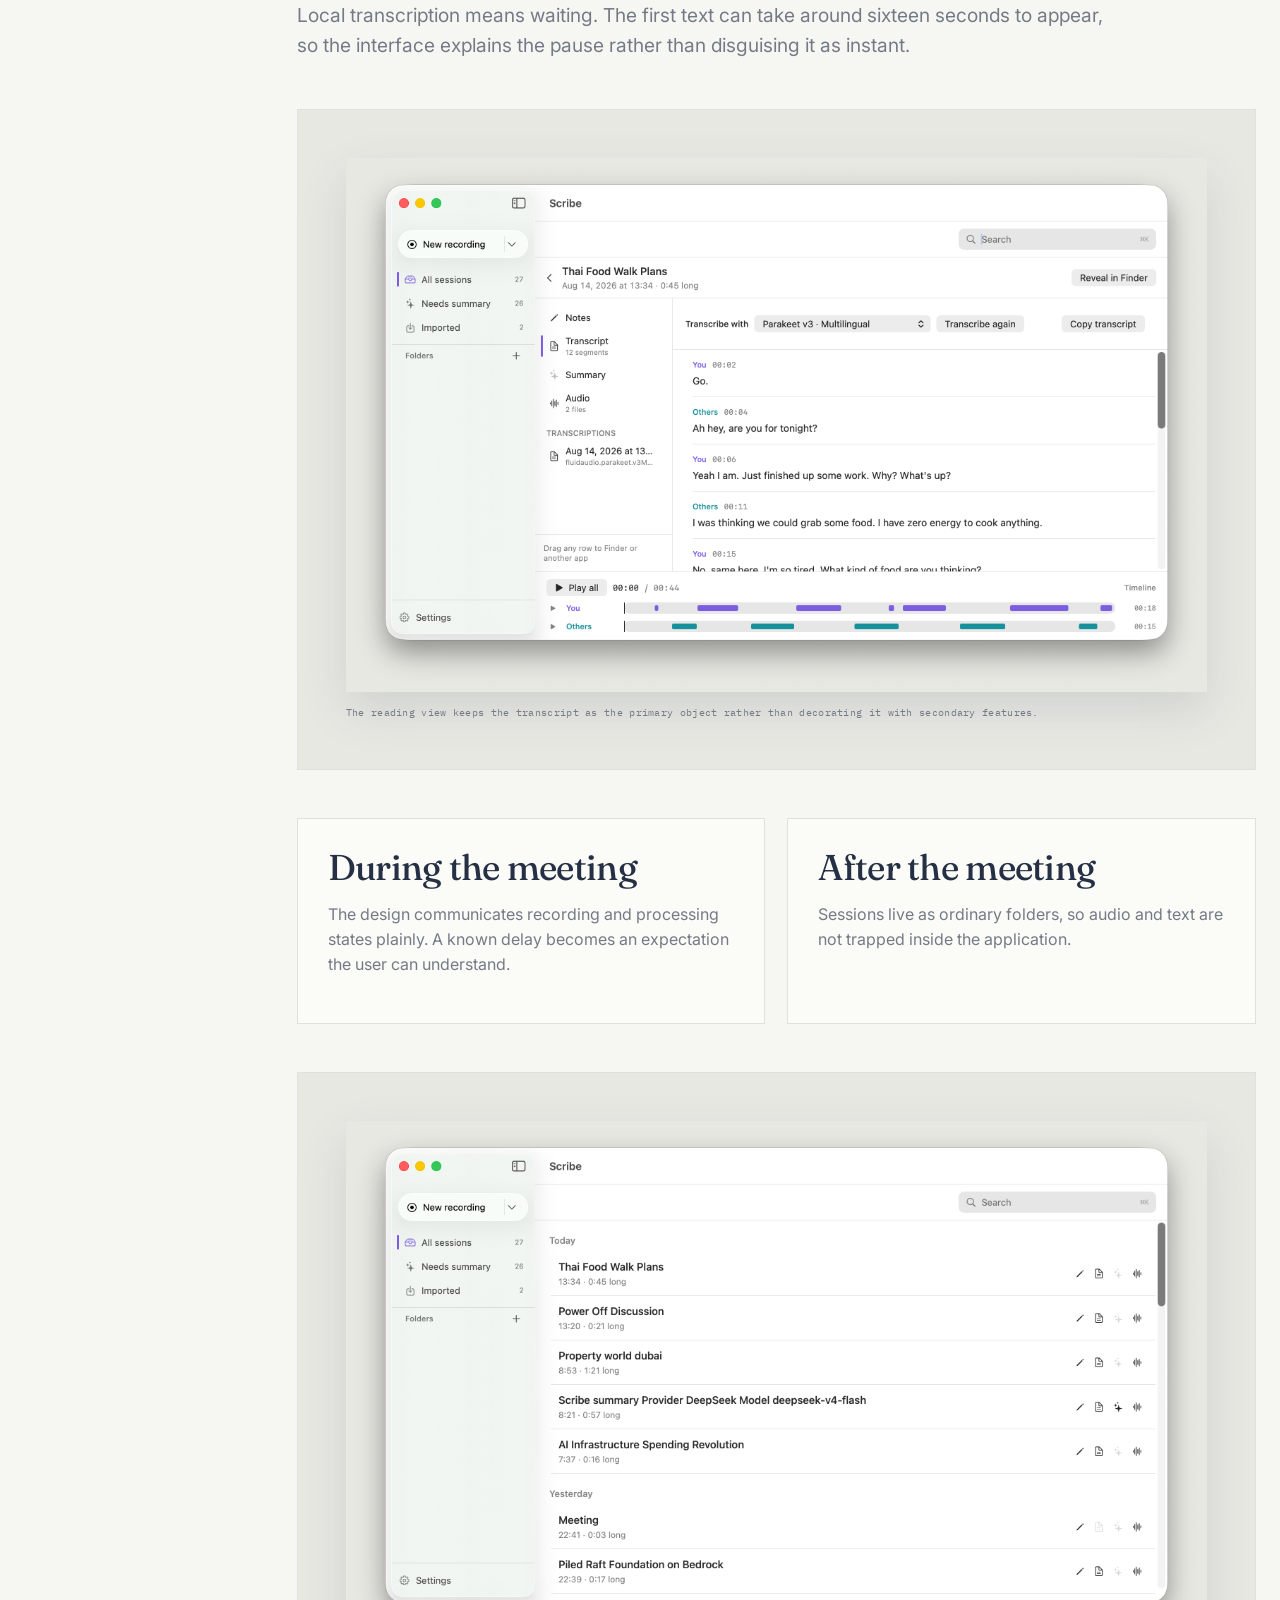
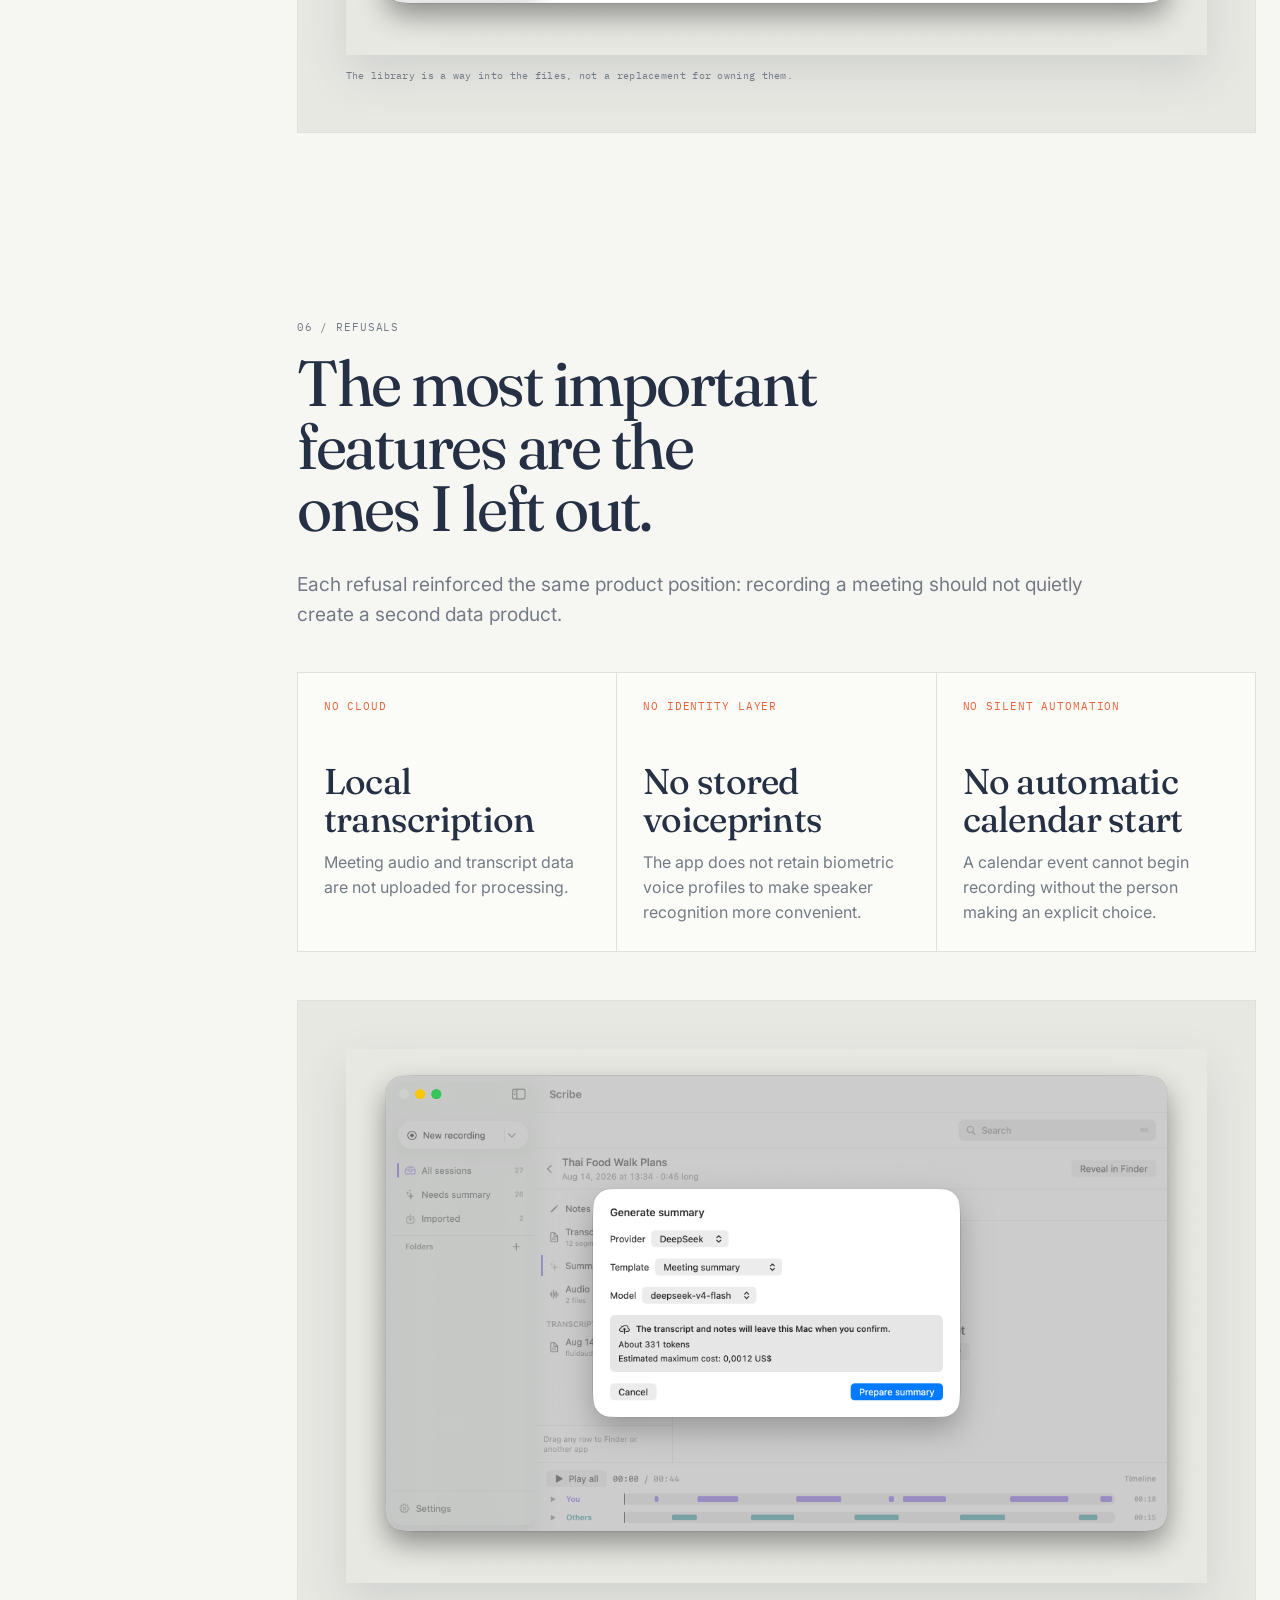
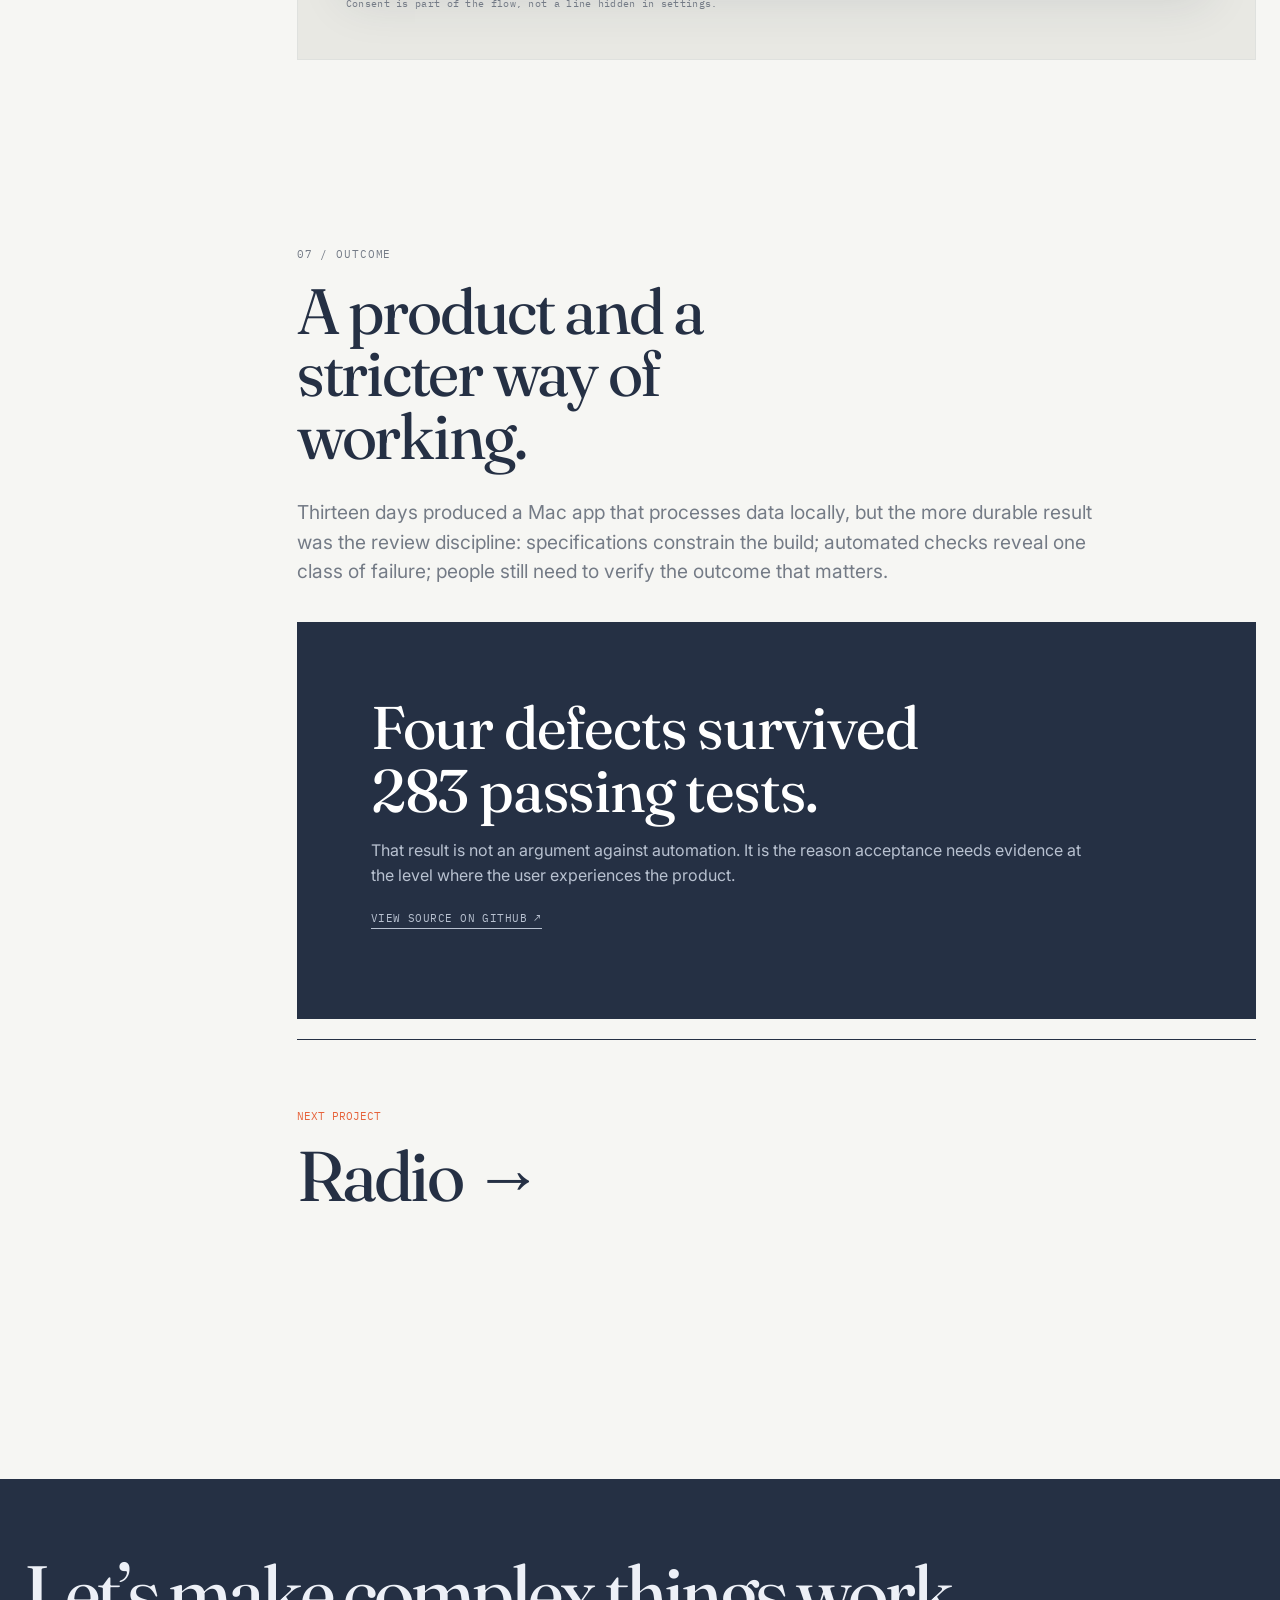
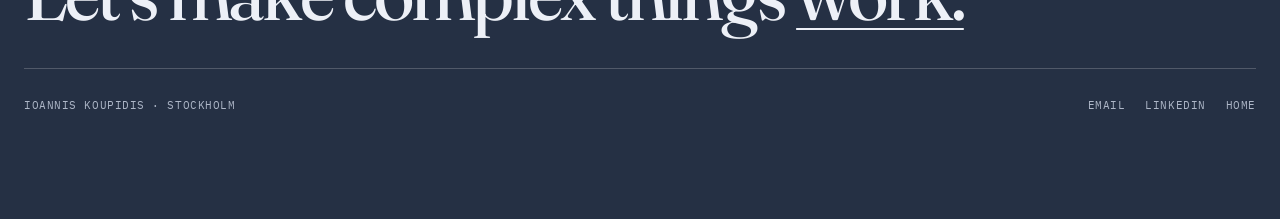
<file: projects/scribe/index.html>
<!doctype html>
<html lang="en">
<head>
  <meta charset="utf-8">
  <meta name="viewport" content="width=device-width,initial-scale=1">
  <meta name="description" content="Scribe, a macOS transcription app that keeps processing local, directed by Ioannis Koupidis.">
  <title>Scribe · Ioannis Koupidis</title>
  <link rel="preconnect" href="https://fonts.googleapis.com">
  <link rel="preconnect" href="https://fonts.gstatic.com" crossorigin>
  <link href="https://fonts.googleapis.com/css2?family=Fraunces:opsz,wght@9..144,300..600&amp;family=IBM+Plex+Mono:wght@400;500&amp;family=Inter:wght@400;500;600&amp;display=swap" rel="stylesheet">
  <link rel="stylesheet" href="../../assets/site.css?v=20260825c">
</head>
<body class="case-page">
  <a class="skip-link" href="#case-content">Skip to content</a>

  <header class="site-header">
    <div class="header-inner">
      <a class="brand" href="../../" aria-label="Ioannis Koupidis, home"><strong>Ioannis Koupidis</strong><span>Product management</span></a>
      <nav class="primary-nav" aria-label="Primary navigation">
        <a href="../../#work" aria-current="page">Work</a>
        <a href="../../#experience">Experience</a>
        <a href="../../#about">About</a>
      </nav>
      <div class="header-tools">
        <a href="../../Ioannis-Koupidis-CV.pdf" download>Résumé ↓</a>
        <span>Stockholm</span>
      </div>
    </div>
  </header>

  <div class="case-shell">
    <aside class="case-aside" aria-label="Case study navigation">
      <div class="case-aside-inner">
        <a class="back-link" href="../../#work"><span aria-hidden="true">←</span> All work</a>
        <nav class="case-nav">
          <a href="#overview" class="active">Overview</a>
          <a href="#role">Role</a>
          <a href="#process">Process</a>
          <a href="#findings">Findings</a>
          <a href="#design">Design</a>
          <a href="#refusals">Refusals</a>
          <a href="#outcome">Outcome</a>
        </nav>
      </div>
    </aside>

    <main class="case-main" id="case-content">
      <header class="reveal">
        <p class="case-kicker">Personal project · Product direction · 2026</p>
        <h1 class="case-title">Scribe</h1>
        <p class="case-deck">A Mac app that records meetings and transcribes them on the machine. Nothing is uploaded, the files remain ordinary files, and every claim of “done” had to survive a manual check.</p>
      </header>

      <div class="case-hero scribe reveal">
        <img src="../../assets/images/scribe/summary.png" alt="Scribe meeting summary interface on macOS">
      </div>

      <dl class="facts reveal">
        <div class="fact"><dt>Timeframe</dt><dd>13 days</dd></div>
        <div class="fact"><dt>Platform</dt><dd>macOS</dd></div>
        <div class="fact"><dt>My role</dt><dd>Specification, product decisions, acceptance and verification</dd></div>
        <div class="fact"><dt>Method</dt><dd>Build assisted by AI with manual review</dd></div>
      </dl>

      <section class="case-section reveal" id="overview">
        <p class="section-index">01 / Overview</p>
        <h2>Private by architecture, not by promise.</h2>
        <p class="lead">Meeting tools often make privacy a setting. I made it the product boundary: recording and transcription happen locally, and a session remains readable even if Scribe disappears.</p>
        <p>The work began with the operating model rather than the interface. I wrote what the app would do, what it would refuse to do, and what observable evidence would count as complete. Build agents worked against that definition; I owned the decisions and checked the result.</p>
        <div class="stat-grid">
          <article class="stat-card"><strong>13</strong><p>days from written scope through build and verification.</p></article>
          <article class="stat-card"><strong>283</strong><p>automated tests were passing by the end of the build.</p></article>
          <article class="stat-card"><strong>4</strong><p>defects still survived and were found through human verification.</p></article>
        </div>
        <blockquote class="pull-quote">The tests could say “pass.” Only a person could say whether the meeting had actually been captured.</blockquote>
      </section>

      <section class="case-section reveal" id="role">
        <p class="section-index">02 / Role</p>
        <h2>I directed the build. I did not write the code.</h2>
        <p class="lead">My contribution was the product system around the implementation: scope, acceptance criteria, constraints, agent direction, competing priorities and final verification.</p>
        <div class="split">
          <article class="split-panel">
            <h3>What I owned</h3>
            <ul>
              <li>Defining the user promise and local processing boundary</li>
              <li>Writing the specification and acceptance criteria</li>
              <li>Comparing twelve transcription model options</li>
              <li>Directing build and review agents against the scope</li>
              <li>Testing the actual files, audio and transcripts by hand</li>
            </ul>
          </article>
          <article class="split-panel">
            <h3>What the agents owned</h3>
            <ul>
              <li>Implementation against the written specification</li>
              <li>Automated test creation and execution</li>
              <li>Code review and correction loops</li>
              <li>Reporting progress and unresolved issues for a decision</li>
            </ul>
          </article>
        </div>
        <p>This distinction matters. The case study is not evidence that I became a macOS engineer in thirteen days. It is evidence that I can define a product precisely enough to direct technical work, interrogate its output and decide what is safe to call finished.</p>
      </section>

      <section class="case-section reveal" id="process">
        <p class="section-index">03 / Process</p>
        <h2>Define “done” before asking for a build.</h2>
        <p class="lead">The workflow separated generation from judgment. An agent could produce an implementation; it could not move the boundary of the product or decide whether its own output was acceptable.</p>
        <div class="decision-grid">
          <article class="decision-card"><span class="card-label">01 · Frame</span><h3>Write the contract</h3><p>I translated the idea into behaviours, exclusions and observable acceptance criteria before implementation began.</p></article>
          <article class="decision-card"><span class="card-label">02 · Direct</span><h3>Build against it</h3><p>Agents worked inside that contract, with review loops tied to the agreed scope instead of a feature list without boundaries.</p></article>
          <article class="decision-card"><span class="card-label">03 · Verify</span><h3>Touch the evidence</h3><p>I recorded thirty seconds, opened the session folder, played the audio and checked what had actually been written to disk.</p></article>
        </div>
        <div class="media-frame dark">
          <img src="../../assets/images/scribe/recording.png" alt="Scribe recording interface while a meeting is being captured">
          <p class="caption">The live state makes recording status and elapsed time explicit.</p>
        </div>
      </section>

      <section class="case-section reveal" id="findings">
        <p class="section-index">04 / Findings</p>
        <h2>Passing tests were necessary. They were not proof.</h2>
        <p class="lead">Four defects survived 283 passing tests. The clearest one was also the most instructive: a transcript appeared correctly on screen but was never written to disk.</p>
        <div class="finding-list">
          <article class="finding"><span class="finding-number">01</span><h3>The interface could signal success without durable output</h3><p>A visible transcript looked complete. Opening the session folder exposed that the product had not preserved it.</p></article>
          <article class="finding"><span class="finding-number">02</span><h3>Automated coverage and user reality were different things</h3><p>The suite validated code paths. It could not listen to the recording, judge the transcript or confirm that a person could recover the files.</p></article>
          <article class="finding"><span class="finding-number">03</span><h3>Manual verification needed a repeatable script</h3><p>Record, open, play, inspect, read the byte count. Concrete checks made “it seems to work” much harder to accept.</p></article>
        </div>
        <div class="insight-grid">
          <article class="insight-card"><span class="card-label">Signal</span><h3>UI success</h3><p>What the interface claimed had happened.</p></article>
          <article class="insight-card"><span class="card-label">Evidence</span><h3>Filesystem state</h3><p>What the product had actually preserved.</p></article>
          <article class="insight-card"><span class="card-label">Judgment</span><h3>Human review</h3><p>The step that reconciled the two.</p></article>
        </div>
      </section>

      <section class="case-section reveal" id="design">
        <p class="section-index">05 / Design</p>
        <h2>Make the constraint legible.</h2>
        <p class="lead">Local transcription means waiting. The first text can take around sixteen seconds to appear, so the interface explains the pause rather than disguising it as instant.</p>
        <div class="media-frame">
          <img src="../../assets/images/scribe/reading.png" alt="Scribe transcript reading view with speaker-labelled text">
          <p class="caption">The reading view keeps the transcript as the primary object rather than decorating it with secondary features.</p>
        </div>
        <div class="split">
          <article class="split-panel"><h3>During the meeting</h3><p>The design communicates recording and processing states plainly. A known delay becomes an expectation the user can understand.</p></article>
          <article class="split-panel"><h3>After the meeting</h3><p>Sessions live as ordinary folders, so audio and text are not trapped inside the application.</p></article>
        </div>
        <div class="media-frame">
          <img src="../../assets/images/scribe/library.png" alt="Scribe library showing saved meeting sessions">
          <p class="caption">The library is a way into the files, not a replacement for owning them.</p>
        </div>
      </section>

      <section class="case-section reveal" id="refusals">
        <p class="section-index">06 / Refusals</p>
        <h2>The most important features are the ones I left out.</h2>
        <p class="lead">Each refusal reinforced the same product position: recording a meeting should not quietly create a second data product.</p>
        <div class="decision-grid">
          <article class="decision-card"><span class="card-label">No cloud</span><h3>Local transcription</h3><p>Meeting audio and transcript data are not uploaded for processing.</p></article>
          <article class="decision-card"><span class="card-label">No identity layer</span><h3>No stored voiceprints</h3><p>The app does not retain biometric voice profiles to make speaker recognition more convenient.</p></article>
          <article class="decision-card"><span class="card-label">No silent automation</span><h3>No automatic calendar start</h3><p>A calendar event cannot begin recording without the person making an explicit choice.</p></article>
        </div>
        <div class="media-frame">
          <img src="../../assets/images/scribe/consent.png" alt="Scribe consent prompt shown before recording">
          <p class="caption">Consent is part of the flow, not a line hidden in settings.</p>
        </div>
      </section>

      <section class="case-section reveal" id="outcome">
        <p class="section-index">07 / Outcome</p>
        <h2>A product and a stricter way of working.</h2>
        <p class="lead">Thirteen days produced a Mac app that processes data locally, but the more durable result was the review discipline: specifications constrain the build; automated checks reveal one class of failure; people still need to verify the outcome that matters.</p>
        <div class="outcome-banner">
          <h3>Four defects survived 283 passing tests.</h3>
          <p>That result is not an argument against automation. It is the reason acceptance needs evidence at the level where the user experiences the product.</p>
          <p><a class="text-link" href="https://github.com/IoannisKP/scribe" target="_blank" rel="noopener">View source on GitHub ↗</a></p>
        </div>
        <a class="next-project" href="../radio/" data-cursor="View case study"><span>Next project</span><strong>Radio →</strong></a>
      </section>
    </main>
  </div>

  <footer class="site-footer">
    <div class="footer-inner">
      <p class="footer-title">Let’s make complex things <a href="mailto:gkoupidis@gmail.com">work.</a></p>
      <div class="footer-meta"><span>Ioannis Koupidis · Stockholm</span><div class="footer-links"><a href="mailto:gkoupidis@gmail.com">Email</a><a href="https://www.linkedin.com/in/koupidisyannis/" target="_blank" rel="noopener">LinkedIn</a><a href="../../">Home</a></div></div>
    </div>
  </footer>
  <script src="../../assets/site.js" defer></script>
</body>
</html>
</file>
<file: assets/site.css>
:root {
  --paper:#f4f4f1;--surface:#fbfbf8;--ink:#253044;--muted:#747b86;--line:#dfe1de;
  --accent:#e6633b;--blue:#a9c4ff;--mono:"IBM Plex Mono",ui-monospace,monospace;
  --sans:Inter,system-ui,sans-serif;--serif:Fraunces,Georgia,serif;
  --header-h:64px;--page:min(100% - 48px,1440px)
}
*{box-sizing:border-box}html{scroll-behavior:smooth;scroll-padding-top:92px}
body{margin:0;color:var(--ink);background:var(--paper);font-family:var(--sans);font-size:16px;line-height:1.55;-webkit-font-smoothing:antialiased}
body:before{content:"";position:fixed;inset:0;pointer-events:none;z-index:-1;opacity:.36;background-image:radial-gradient(circle at 15% 24%,rgba(37,48,68,.025) 0 1px,transparent 1.2px),radial-gradient(circle at 74% 68%,rgba(37,48,68,.02) 0 1px,transparent 1.2px);background-size:9px 9px,13px 13px}
a{color:inherit}img{display:block;max-width:100%}.skip-link{position:fixed;z-index:1000;top:8px;left:8px;padding:10px 14px;color:#fff;background:var(--ink);transform:translateY(-160%)}.skip-link:focus{transform:none}
.site-header{position:sticky;top:0;z-index:60;height:var(--header-h);border-bottom:1px solid rgba(37,48,68,.12);background:rgba(244,244,241,.87);backdrop-filter:blur(16px)}
.header-inner{width:var(--page);height:100%;margin:auto;display:grid;grid-template-columns:1fr auto 1fr;align-items:center;gap:28px}
.brand,.primary-nav a,.header-tools a,.header-tools span{font-family:var(--mono);font-size:11px;line-height:1;letter-spacing:.055em;text-transform:uppercase;text-decoration:none}
.brand{display:flex;align-items:baseline;gap:14px;white-space:nowrap}.brand strong{font-weight:500}.brand span,.primary-nav a,.header-tools{color:var(--muted)}
.primary-nav,.header-tools{display:flex;align-items:center}.primary-nav{gap:31px}.header-tools{justify-self:end;gap:16px}.primary-nav a:hover,.primary-nav a[aria-current=page],.header-tools a:hover{color:var(--accent)}
.language-switch{display:inline-flex;gap:7px}.language-switch .sep{opacity:.35}.language-switch [aria-current=page]{color:var(--ink)}
.page-shell{width:var(--page);margin:auto}
.home-hero{min-height:calc(100svh - var(--header-h));padding:clamp(72px,10vh,120px) 0 54px;display:grid;grid-template-columns:minmax(0,1.2fr) minmax(420px,.8fr);align-items:end;gap:clamp(42px,5vw,72px);border-bottom:1px solid var(--line)}
.hero-title,.case-title,.section-title,.case-section h2,.statement{font-family:var(--serif);font-weight:420;letter-spacing:-.035em;line-height:.98;margin:0}
.hero-title{max-width:14ch;font-size:clamp(3.25rem,4.8vw,5.7rem);white-space:normal}.hero-title em,.statement em{color:var(--accent);font-weight:inherit;font-style:italic}
.hero-support{max-width:670px;margin:30px 0 0;font-size:clamp(1.05rem,1.45vw,1.35rem);line-height:1.52;color:var(--muted)}
.hero-contact{margin-top:34px;display:flex;flex-wrap:wrap;gap:12px 24px}.text-link{font-family:var(--mono);font-size:11px;letter-spacing:.04em;text-transform:uppercase;text-decoration:none;border-bottom:1px solid;padding-bottom:3px}.text-link:hover{color:var(--accent)}
.timeline{align-self:end;padding-bottom:8px}.timeline-label,.eyebrow,.project-kicker,.case-kicker,.section-index,.fact dt,.card-label,.case-nav a{font-family:var(--mono);font-size:11px;line-height:1.3;letter-spacing:.08em;text-transform:uppercase}
.timeline-label{color:var(--muted);margin:0 0 18px}.timeline-row{display:grid;grid-template-columns:100px minmax(130px,.9fr) minmax(0,1.2fr);gap:20px;padding:9px 0;border-top:1px solid var(--line);align-items:baseline}.timeline-row:first-of-type{border-top-color:var(--ink)}
.timeline-row time{font-family:var(--mono);font-size:12px;color:var(--muted)}.timeline-row strong{font-size:14px;font-weight:500}.timeline-row span{font-size:14px;color:var(--muted)}.timeline-row.current strong:after{content:"";display:inline-block;width:7px;height:7px;margin-left:8px;border-radius:50%;background:var(--accent)}
.section-block{padding:118px 0}.section-intro{display:grid;grid-template-columns:minmax(0,1fr) minmax(280px,.42fr);gap:48px;align-items:end;margin-bottom:52px}.eyebrow{color:var(--accent);margin:0 0 15px}.section-title{font-size:clamp(3rem,5.2vw,5.8rem);max-width:11ch}.section-intro>p:last-child{margin:0;color:var(--muted);max-width:43ch}
.project-grid{display:grid;grid-template-columns:repeat(2,minmax(0,1fr));gap:62px 24px}.project-card{display:block;text-decoration:none}.project-card.featured{grid-column:1/-1}.project-visual{position:relative;overflow:hidden;min-height:450px;background:#e6e7e4;border:1px solid rgba(37,48,68,.08);transform:translateZ(0)}.project-card.featured .project-visual{min-height:min(65vw,760px)}.project-card:not(.featured) .project-visual{aspect-ratio:1/.82;min-height:0}
.project-info{padding-top:18px;display:grid;grid-template-columns:1fr auto;gap:12px 30px;align-items:start}.project-info h3{margin:0;font-family:var(--serif);font-size:clamp(2rem,3vw,3.5rem);font-weight:430;line-height:1;letter-spacing:-.025em}.project-kicker{margin:7px 0 0;color:var(--muted);text-align:right}.case-language{display:none;color:var(--accent)}html:not([lang="en"]) .case-language{display:inline}.project-description{grid-column:1/-1;margin:0;color:var(--muted);max-width:66ch}
.visual-agent{display:grid;place-items:center;background:radial-gradient(circle at 78% 15%,rgba(169,196,255,.82),transparent 35%),linear-gradient(135deg,#d7e0f3,#f3d1a8 56%,#b9c8aa)}
.agent-screen{width:min(76%,960px);min-height:270px;padding:clamp(28px,5vw,72px);color:#d9e5f4;background:#101c29;border:1px solid rgba(255,255,255,.2);box-shadow:0 35px 90px rgba(16,28,41,.26);transition:transform .6s cubic-bezier(.2,.8,.2,1)}.project-card:hover .agent-screen,.project-card:hover .project-visual img{transform:scale(1.025)}
.agent-screen-top{display:flex;justify-content:space-between;color:#8295aa}.agent-screen-top,.agent-prompt{font-family:var(--mono);font-size:clamp(10px,1vw,14px);letter-spacing:.12em}.agent-prompt{max-width:29ch;margin:clamp(42px,6vw,86px) 0 0 auto;font-size:clamp(18px,2.1vw,32px);line-height:1.55;letter-spacing:.015em}.agent-prompt:after{content:"";display:inline-block;width:.6em;height:1.1em;margin-left:4px;vertical-align:-.2em;background:var(--blue);animation:blink 1.05s steps(1) infinite}@keyframes blink{50%{opacity:0}}
.visual-scribe{display:grid;place-items:center;background:linear-gradient(145deg,#d6d0f0,#ebe8f8 48%,#c8d7db)}.visual-scribe img{width:82%;box-shadow:0 34px 80px rgba(37,48,68,.2);transition:transform .6s cubic-bezier(.2,.8,.2,1)}
.visual-radio{display:flex;justify-content:center;align-items:flex-end;gap:3%;padding:7% 5% 0;background:linear-gradient(150deg,#f2cc78,#e98451 55%,#6d7f78)}.visual-radio img{width:34%;filter:drop-shadow(0 24px 28px rgba(37,48,68,.24));transition:transform .6s cubic-bezier(.2,.8,.2,1)}.visual-radio img:first-child{transform:translateY(12%)}.visual-radio img:last-child{transform:translateY(4%)}
.principles{display:grid;grid-template-columns:repeat(3,minmax(0,1fr));border-top:1px solid var(--ink)}.principle{padding:24px 28px 34px 0;border-right:1px solid var(--line)}.principle+.principle{padding-left:28px}.principle:last-child{border:0}.principle h3{margin:0 0 12px;font-size:18px;font-weight:520}.principle p{margin:0;color:var(--muted)}.capabilities{display:grid;grid-template-columns:1.5fr 1fr;gap:28px;padding:20px 0;border-block:1px solid var(--line)}.capabilities p{margin:0}.capabilities-list{font-family:var(--mono);font-size:11px;line-height:1.65;letter-spacing:.025em}.capabilities-tool{color:var(--muted);font-size:14px}
.experience-grid{display:grid;grid-template-columns:1fr 1fr;gap:24px}.experience-card{min-width:0;padding:clamp(28px,4vw,52px);background:var(--surface);border:1px solid var(--line)}.experience-card h3{font-family:var(--serif);font-size:clamp(2rem,3.3vw,3.6rem);font-weight:430;line-height:1;letter-spacing:-.03em;margin:0 0 18px}.experience-card>p{color:var(--muted);max-width:58ch}.metric-row{display:grid;grid-template-columns:repeat(2,minmax(0,1fr));gap:1px;margin-top:28px;background:var(--line);border:1px solid var(--line)}.metric{min-width:0;min-height:116px;padding:16px;background:var(--surface)}.metric strong{display:block;overflow-wrap:anywhere;font-family:var(--serif);font-size:clamp(1.65rem,2.2vw,2.15rem);font-weight:450;line-height:1.05}.metric span{display:block;margin-top:7px;color:var(--muted);font-size:12px}.experience-card>.metric-note{max-width:none;margin:15px 0 0;color:#667080;font-family:var(--mono);font-size:10px;line-height:1.55}
.about-band{padding:118px 0;border-top:1px solid var(--line);display:grid;grid-template-columns:1.2fr .8fr;gap:80px}.statement{font-size:clamp(3rem,5.4vw,6rem)}.about-details{display:grid;align-content:end;gap:26px}.about-details>p{color:var(--muted);margin:0}.profile-facts{display:grid;grid-template-columns:1fr 1fr;gap:28px;padding-top:20px;border-top:1px solid var(--ink)}.fact-group+.fact-group{padding-left:28px;border-left:1px solid var(--line)}.fact-heading{margin:0 0 16px;font-family:var(--mono);font-size:11px;font-weight:500;line-height:1.3;letter-spacing:.08em;text-transform:uppercase;color:var(--accent)}.compact-list{display:grid;grid-template-columns:1fr auto;gap:8px 24px;font-size:13px}.compact-list span:nth-child(even){color:var(--muted);text-align:right}.earlier-experience{padding-top:20px;border-top:1px solid var(--ink)}
.site-footer{min-height:340px;padding:78px 0 42px;color:#edf0f7;background:var(--ink)}.footer-inner{width:var(--page);margin:auto}.footer-title{margin:0 0 38px;font-family:var(--serif);font-size:clamp(3rem,6vw,6.4rem);font-weight:430;letter-spacing:-.04em;line-height:.95}.footer-title a{text-decoration-thickness:2px;text-underline-offset:8px}.footer-meta{display:flex;flex-wrap:wrap;justify-content:space-between;gap:18px;padding-top:28px;border-top:1px solid rgba(255,255,255,.2);color:#aeb7c8;font-family:var(--mono);font-size:11px;text-transform:uppercase;letter-spacing:.05em}.footer-links{display:flex;flex-wrap:wrap;gap:20px}.footer-links a{text-decoration:none}.footer-links a:hover{color:#fff}
/* Case studies */
.case-page{background:#f6f6f3}.case-shell{width:var(--page);margin:auto;display:grid;grid-template-columns:196px minmax(0,1fr);gap:clamp(42px,6vw,96px);padding:54px 0 140px}.case-aside-inner{position:sticky;top:94px}.back-link{display:inline-flex;gap:9px;margin-bottom:34px;text-decoration:none;font-family:var(--mono);font-size:11px;text-transform:uppercase}.back-link:hover{color:var(--accent)}.case-nav{display:grid;gap:11px}.case-nav a{color:var(--muted);text-decoration:none;text-transform:none;letter-spacing:0}.case-nav a:hover,.case-nav a.active{color:var(--ink)}.case-nav a.active:before{content:"• ";color:var(--accent)}
.case-main{min-width:0;max-width:1120px}.case-kicker{color:var(--muted);margin:4px 0 20px}.case-title{font-size:clamp(4.2rem,7.4vw,8rem);max-width:12ch}.case-deck{margin:28px 0 50px;max-width:760px;color:var(--muted);font-size:clamp(1.1rem,1.6vw,1.45rem)}
.case-hero{min-height:560px;margin-bottom:32px;overflow:hidden;border:1px solid rgba(37,48,68,.08)}.case-hero.agent{display:grid;place-items:center;padding:8%;background:linear-gradient(135deg,#cbd8eb,#ebc19a 54%,#9cb39b)}.case-hero.agent .agent-screen{width:100%;min-height:360px}.case-hero.scribe{display:grid;place-items:center;padding:8%;background:linear-gradient(135deg,#cdc5ed,#eceaf8 55%,#bdd3d5)}.case-hero.scribe img{width:94%;box-shadow:0 35px 90px rgba(37,48,68,.2)}.case-hero.radio{display:flex;justify-content:center;align-items:flex-end;gap:4%;padding:5% 6% 0;background:linear-gradient(145deg,#f0cc7e,#e27b4d 55%,#708781)}.case-hero.radio img{width:31%;filter:drop-shadow(0 30px 32px rgba(37,48,68,.24))}.case-hero.radio img:nth-child(2){transform:translateY(8%)}
.facts{display:grid;grid-template-columns:repeat(4,1fr);gap:1px;background:var(--line);border:1px solid var(--line);margin-bottom:130px}.fact{min-height:112px;padding:18px;background:var(--paper)}.fact dt{color:var(--muted);margin-bottom:13px}.fact dd{margin:0;font-size:14px}
.case-section{scroll-margin-top:92px;padding:0 0 128px}.section-index{color:var(--accent);margin-bottom:18px}.case-section h2{font-size:clamp(3rem,5vw,5.8rem);max-width:13ch;margin-bottom:30px}.case-section .lead{max-width:820px;margin:0 0 35px;font-size:clamp(1.12rem,1.5vw,1.38rem);line-height:1.55;color:var(--muted)}.case-section>p:not(.lead){max-width:760px;color:var(--muted)}.case-section h3{margin:0 0 12px;font-family:var(--serif);font-size:clamp(1.8rem,2.8vw,3rem);font-weight:450;letter-spacing:-.02em;line-height:1.05}
.stat-grid,.insight-grid,.decision-grid{display:grid;grid-template-columns:repeat(3,minmax(0,1fr));gap:1px;margin:42px 0;background:var(--line);border:1px solid var(--line)}.stat-card,.insight-card,.decision-card{min-height:210px;padding:26px;background:var(--surface)}.stat-card strong{display:block;margin-bottom:18px;font-family:var(--serif);font-size:clamp(3rem,5vw,5.4rem);font-weight:440;line-height:1}.stat-card p,.insight-card p,.decision-card p{color:var(--muted);margin:0}.card-label{display:block;color:var(--accent);margin-bottom:50px}
.pull-quote{margin:62px 0;padding:44px 0 42px clamp(30px,5vw,72px);border-block:1px solid var(--ink);font-family:var(--serif);font-size:clamp(2.2rem,4vw,4.5rem);line-height:1.08;letter-spacing:-.03em}
.split{display:grid;grid-template-columns:1fr 1fr;gap:22px;margin:44px 0}.split-panel{padding:30px;border:1px solid var(--line);background:var(--surface)}.split-panel p,.split-panel li{color:var(--muted)}.split-panel ul{padding-left:20px;margin-bottom:0}
.media-frame{margin:48px 0;padding:clamp(18px,4vw,48px);background:#e8e8e3;border:1px solid var(--line)}.media-frame.dark{background:#172331}.media-frame img{width:100%;box-shadow:0 18px 45px rgba(37,48,68,.12)}.caption{margin:13px 0 0;color:var(--muted);font-family:var(--mono);font-size:10px;letter-spacing:.03em}.phone-gallery{display:grid;grid-template-columns:repeat(3,1fr);gap:20px;align-items:end;padding:7% 5% 0;margin:48px 0;background:linear-gradient(145deg,#f0cc7e,#e27b4d 58%,#718981)}.phone-gallery img{width:100%;filter:drop-shadow(0 24px 24px rgba(37,48,68,.22))}
.finding-list{margin:40px 0;border-top:1px solid var(--ink)}.finding{display:grid;grid-template-columns:70px minmax(0,1fr) minmax(260px,.8fr);gap:24px;padding:28px 0;border-bottom:1px solid var(--line)}.finding-number{color:var(--accent);font-family:var(--mono);font-size:12px}.finding h3{font-family:var(--sans);font-size:17px;font-weight:550;letter-spacing:0}.finding p{margin:0;color:var(--muted)}
.outcome-banner{padding:clamp(34px,6vw,74px);margin-top:30px;color:#fff;background:var(--ink)}.outcome-banner h3{max-width:17ch;font-size:clamp(2.5rem,4.7vw,5.2rem)}.outcome-banner p{max-width:730px;color:#b8c1d0}.next-project{display:block;margin-top:20px;padding:62px 0 0;border-top:1px solid var(--ink);text-decoration:none}.next-project span{color:var(--accent);font-family:var(--mono);font-size:11px;text-transform:uppercase}.next-project strong{display:block;margin-top:14px;font-family:var(--serif);font-size:clamp(3rem,5.5vw,6rem);font-weight:430;letter-spacing:-.04em;line-height:1}
/* Agent X research story */
.agent-case .case-deck{max-width:850px}.agent-case .case-section h2{max-width:14ch}.agent-case .card-label{margin-bottom:22px}
.case-summary-grid{display:grid;grid-template-columns:repeat(3,minmax(0,1fr));gap:1px;margin:46px 0;background:var(--line);border:1px solid var(--line)}.case-summary-grid article{min-height:230px;padding:28px;background:var(--surface)}.case-summary-grid p{margin:0;color:var(--muted);font-size:17px;line-height:1.55}
.tension-frame{display:grid;grid-template-columns:1fr .72fr 1fr;margin:46px 0;border:1px solid var(--line);background:var(--line);gap:1px}.tension-frame article{min-height:260px;padding:32px;background:var(--surface)}.tension-frame article p{color:var(--muted);margin:0}.tension-core{display:grid;align-content:center;justify-items:center;padding:28px;text-align:center;color:#fff;background:var(--ink)}.tension-core span{font-family:var(--mono);font-size:10px;letter-spacing:.09em;text-transform:uppercase;color:#aeb7c8}.tension-core strong{max-width:9ch;margin-top:16px;font-family:var(--serif);font-size:clamp(2rem,3vw,3.25rem);font-weight:430;line-height:1}
.interview-ledger{margin:46px 0 24px;padding:30px;background:#172331;color:#edf0f7}.ledger-head{display:flex;justify-content:space-between;padding-bottom:18px;border-bottom:1px solid rgba(255,255,255,.2);font-family:var(--mono);font-size:10px;letter-spacing:.08em;text-transform:uppercase;color:#aeb7c8}.participant-row{display:grid;grid-template-columns:repeat(8,1fr);gap:8px;margin:28px 0}.participant-row span{display:grid;place-items:center;aspect-ratio:1;border:1px solid rgba(255,255,255,.28);border-radius:50%;font-family:var(--mono);font-size:11px}.spectrum{display:grid;grid-template-columns:auto 1fr auto;align-items:center;gap:14px;color:#aeb7c8;font-family:var(--mono);font-size:10px;text-transform:uppercase}.spectrum i{height:1px;background:linear-gradient(90deg,var(--blue),var(--accent))}.interview-ledger>p{max-width:62ch!important;margin:24px 0 0!important;color:#aeb7c8!important}
.interview-focus{display:grid;grid-template-columns:1fr 1fr;gap:1px;margin:0 0 24px;background:var(--line);border:1px solid var(--line)}.interview-focus article{display:grid;grid-template-columns:42px 1fr;column-gap:20px;min-height:190px;padding:28px;background:var(--surface)}.interview-focus article>span{grid-row:1/3;color:var(--accent);font-family:var(--mono);font-size:11px}.interview-focus h3{font-family:var(--sans);font-size:17px;font-weight:560;letter-spacing:0}.interview-focus p{margin:0;color:var(--muted)}.method-note{display:grid;grid-template-columns:190px 1fr;gap:28px;padding:26px 0;border-block:1px solid var(--ink)}.method-note strong{font-family:var(--mono);font-size:11px;letter-spacing:.06em;text-transform:uppercase}.method-note p{margin:0;color:var(--muted)}
.matrix-wrap{margin:46px 0 0;overflow-x:auto;border:1px solid var(--ink);background:var(--surface);outline:none}.matrix-wrap:focus-visible{box-shadow:0 0 0 3px var(--blue)}.research-matrix{width:100%;min-width:800px;border-collapse:collapse;table-layout:fixed}.research-matrix th,.research-matrix td{padding:22px 20px;text-align:left;vertical-align:top;border-right:1px solid var(--line);border-bottom:1px solid var(--line)}.research-matrix th:last-child,.research-matrix td:last-child{border-right:0}.research-matrix tbody tr:last-child td{border-bottom:0}.research-matrix th{font-family:var(--mono);font-size:10px;letter-spacing:.07em;text-transform:uppercase;color:#fff;background:var(--ink)}.research-matrix td{font-size:14px;line-height:1.5;color:var(--muted)}.research-matrix td:first-child{color:var(--ink);font-weight:520}.testing-matrix th:nth-child(1){width:34%}.testing-matrix th:nth-child(2){width:44%}.testing-matrix th:nth-child(3){width:22%}.evidence-status{display:inline-flex;padding:6px 9px;border-radius:999px;font-family:var(--mono);font-size:9px;letter-spacing:.06em;text-transform:uppercase}.evidence-status.supported{color:#224a2e;background:#dbeedc}.evidence-status.open{color:#7e351e;background:#f8dfd5}
.persona-grid{display:grid;grid-template-columns:1fr 1fr;gap:22px;margin:46px 0}.persona-card{padding:34px;border:1px solid var(--line);background:var(--surface)}.persona-card.primary{border-color:var(--ink);box-shadow:inset 5px 0 0 var(--accent)}.persona-card dl{margin:28px 0 0}.persona-card dl div{display:grid;grid-template-columns:70px 1fr;gap:16px;padding:15px 0;border-top:1px solid var(--line)}.persona-card dt{font-family:var(--mono);font-size:10px;text-transform:uppercase;color:var(--accent)}.persona-card dd{margin:0;color:var(--muted)}
.journey-block{margin:64px 0 0}.journey-intro{display:flex;justify-content:space-between;align-items:end;gap:30px;margin-bottom:22px}.journey-intro .card-label{margin:0}.journey-intro h3{max-width:12ch;text-align:right}.journey-map{display:grid;grid-template-columns:repeat(6,1fr);margin:0;padding:0;list-style:none;border:1px solid var(--line)}.journey-map li{position:relative;min-height:210px;padding:20px;border-right:1px solid var(--line);background:var(--surface)}.journey-map li:last-child{border:0}.journey-map li:before{content:"";position:absolute;left:0;right:0;bottom:0;height:5px;background:#b9c5d9}.journey-map li:nth-child(2):before{height:10px}.journey-map li:nth-child(3):before{height:18px;background:#d9ae7e}.journey-map li.critical:before{height:30px;background:var(--accent)}.journey-map li.response:before{height:18px;background:var(--blue)}.journey-map span{font-family:var(--mono);font-size:10px;color:var(--accent)}.journey-map strong,.journey-map small{display:block}.journey-map strong{margin-top:56px;font-size:14px}.journey-map small{margin-top:8px;color:var(--muted);font-size:11px;line-height:1.4}
.decision-rule{display:flex;align-items:center;justify-content:center;gap:14px;flex-wrap:wrap;margin:46px 0;padding:32px;border:1px solid var(--ink);background:var(--surface)}.decision-rule span,.decision-rule strong{padding:12px 16px;border:1px solid var(--line);font-size:14px}.decision-rule i{font-family:var(--serif);font-size:28px;font-style:normal;color:var(--accent)}.decision-rule strong{color:#fff;background:var(--ink);border-color:var(--ink)}
.wireframe-flow{display:grid;grid-template-columns:repeat(4,1fr);gap:14px;margin:46px 0 0}.wireframe-card{min-width:0}.wireframe-card .card-label{margin:18px 0 8px}.wireframe-card h3{font-family:var(--sans);font-size:16px;font-weight:560;letter-spacing:0}.wireframe-card p{margin:0;color:var(--muted);font-size:13px}.wireframe-ui{position:relative;aspect-ratio:4/3;overflow:hidden;background:#1a2531;border:1px solid #415063}.wf-map{position:absolute;inset:14px auto auto 14px;width:31%;height:30%;border:1px solid #718094;background:repeating-linear-gradient(45deg,transparent 0 7px,rgba(169,196,255,.18) 7px 8px)}.wf-status{position:absolute;top:14px;right:14px;width:22%;height:6px;background:#718094;box-shadow:0 11px 0 #536173}.wf-player{position:absolute;left:50%;bottom:23%;width:11px;height:11px;border:2px solid var(--blue);border-radius:50%;transform:translateX(-50%)}.wireframe-ui.alert:after{content:"Need signal";position:absolute;left:14px;bottom:14px;padding:5px 7px;color:#fff;background:var(--accent);font-family:var(--mono);font-size:7px;text-transform:uppercase}.wf-message{position:absolute;right:12px;bottom:12px;max-width:58%;padding:9px;color:#d9e5f4;border:1px solid #718094;background:#101c29;font-family:var(--mono);font-size:8px}.wf-path{position:absolute;left:50%;bottom:18%;width:34%;height:1px;background:var(--blue);transform:rotate(-28deg);transform-origin:left}.wireframe-ui.choice:after{content:"Your move";position:absolute;right:12px;bottom:12px;color:#aeb7c8;font-family:var(--mono);font-size:7px;text-transform:uppercase}
.custom-cursor{position:fixed;z-index:999;top:0;left:0;width:20px;height:20px;border-radius:50%;color:#fff;background:var(--ink);pointer-events:none;opacity:0;transform:translate3d(-50px,-50px,0) translate(-50%,-50%);transition:width .22s,height .22s,border-radius .22s,background .22s,opacity .18s;display:grid;place-items:center;white-space:nowrap;will-change:transform}.custom-cursor:after{content:attr(data-label);opacity:0;font-family:var(--mono);font-size:10px;text-transform:uppercase}.custom-cursor.visible{opacity:1}.custom-cursor.is-project{width:142px;height:42px;border-radius:999px;background:var(--accent)}.custom-cursor.is-project:after{opacity:1}
@media(pointer:fine) and (hover:hover) and (prefers-reduced-motion:no-preference){html.cursor-enhanced,html.cursor-enhanced a,html.cursor-enhanced button{cursor:none}}
.js .reveal{opacity:0;transform:translateY(24px);transition:opacity .7s,transform .7s cubic-bezier(.2,.8,.2,1)}.js .reveal.visible{opacity:1;transform:none}
@media(max-width:1050px){.header-inner{grid-template-columns:1fr auto}.primary-nav{display:none}.home-hero{grid-template-columns:1fr;align-items:start;min-height:auto}.hero-title{max-width:12ch}.timeline{max-width:760px}.section-intro{grid-template-columns:1fr}.case-shell{grid-template-columns:minmax(0,1fr)}.case-aside-inner{position:static}.case-aside{min-width:0;border-bottom:1px solid var(--line);padding-bottom:18px}.back-link{margin-bottom:18px}.case-nav{display:flex;max-width:100%;overflow-x:auto;gap:22px}.case-nav a{white-space:nowrap}.case-nav a.active:before{content:none}}
@media(max-width:760px){:root{--page:min(100% - 32px,1440px)}.brand span,.header-tools>span:not(.language-switch){display:none}.home-hero{padding-top:72px;gap:70px}.hero-title{max-width:100%;font-size:clamp(2.8rem,12.6vw,4.7rem)}.timeline-row{grid-template-columns:78px minmax(0,1fr);gap:8px 16px}.timeline-row span{grid-column:2}.section-block,.about-band{padding:82px 0}.project-grid,.principles,.experience-grid,.about-band,.capabilities{grid-template-columns:minmax(0,1fr)}.project-card.featured{grid-column:auto}.project-card.featured .project-visual{min-height:430px}.project-card:not(.featured) .project-visual{aspect-ratio:1/.95}.project-info{grid-template-columns:1fr}.project-kicker{text-align:left}.project-description{grid-column:auto}.principle{border-right:0;border-bottom:1px solid var(--line);padding:22px 0}.principle+.principle{padding-left:0}.metric-row{grid-template-columns:repeat(2,minmax(0,1fr))}.about-band{gap:48px}.case-shell{padding-top:28px}.case-title{font-size:clamp(3.7rem,17vw,5.5rem)}.case-hero{min-height:370px}.case-hero.agent .agent-screen{min-height:260px}.facts{grid-template-columns:1fr 1fr;margin-bottom:88px}.stat-grid,.insight-grid,.decision-grid,.split{grid-template-columns:1fr}.stat-card,.insight-card,.decision-card{min-height:0}.card-label{margin-bottom:28px}.finding{grid-template-columns:42px 1fr}.finding p{grid-column:2}.phone-gallery{gap:6px}.case-section{padding-bottom:90px}.footer-meta{flex-direction:column}}
@media(max-width:900px){.journey-map{grid-template-columns:repeat(3,1fr)}.journey-map li:nth-child(3){border-right:0}.wireframe-flow{grid-template-columns:1fr 1fr}.tension-frame{grid-template-columns:1fr}.tension-core{min-height:190px}.interview-focus{grid-template-columns:1fr}.case-summary-grid{grid-template-columns:1fr}.case-summary-grid article{min-height:0}.persona-grid{grid-template-columns:1fr}}
@media(max-width:760px){.profile-facts{grid-template-columns:1fr}.fact-group+.fact-group{padding:24px 0 0;border-top:1px solid var(--line);border-left:0}}
@media(max-width:600px){.participant-row{grid-template-columns:repeat(4,1fr)}.participant-row span{aspect-ratio:auto;min-height:58px}.method-note{grid-template-columns:1fr}.journey-intro{display:block}.journey-intro h3{max-width:none;text-align:left}.journey-map,.wireframe-flow{grid-template-columns:1fr}.journey-map li{min-height:150px;border-right:0;border-bottom:1px solid var(--line)}.journey-map li:nth-child(3){border-right:0}.journey-map strong{margin-top:30px}.decision-rule{justify-content:flex-start}.tension-frame article{min-height:0}.research-matrix th,.research-matrix td{padding:18px 16px}}
@media(prefers-reduced-motion:reduce){html{scroll-behavior:auto}*,*:before,*:after{animation-duration:.01ms!important;animation-iteration-count:1!important;transition-duration:.01ms!important}.js .reveal{opacity:1;transform:none}}
@media print{@page{size:A4;margin:13mm 15mm}:root{--paper:#fff;--surface:#fff;--ink:#000;--muted:#333;--line:#bbb}body{font-size:9.1pt;line-height:1.3;background:#fff}body:before,.site-header,.skip-link,.custom-cursor,.project-visual,.site-footer,.section-intro>p:last-child,.hero-contact a[download],.case-language{display:none!important}.page-shell{width:auto}.home-hero{min-height:0;display:block;padding:0 0 6mm;border-bottom:1px solid #000}.hero-title{max-width:none;font-size:21.5pt;line-height:1.05}.hero-support{max-width:none;margin-top:3mm;font-size:9.7pt}.hero-contact{margin-top:3mm}.timeline{margin-top:4mm}.timeline-label{margin-bottom:1mm}.timeline-row{grid-template-columns:28mm 55mm 1fr;padding:1.2mm 0}.section-block{padding:5mm 0 0}.section-intro{display:block;margin-bottom:2mm}.eyebrow{margin-bottom:1mm}.section-title{max-width:none;font-size:16pt}.project-grid,.principles,.experience-grid{display:block}.project-card,.principle,.experience-card{break-inside:avoid;padding:2.2mm 0;border:0;border-top:1px solid #aaa}.project-info{display:block;padding:0}.project-info h3{font-size:13pt}.project-kicker{text-align:left;margin:.5mm 0}.project-description,.principle p,.experience-card p{margin:1mm 0}.principle h3,.experience-card h3{font-family:var(--sans);font-size:10.5pt;margin:0 0 .5mm}.capabilities{display:block;padding:1.5mm 0}.capabilities p{font-size:7.5pt}.capabilities-tool{margin-top:.7mm!important}.metric-row{grid-template-columns:repeat(4,1fr);margin-top:2mm}.metric{min-height:0;padding:1.5mm}.metric strong{font-size:11pt}.experience-card>.metric-note{margin-top:1mm;font-family:var(--sans);font-size:7pt;line-height:1.25}.about-band{display:block;padding:5mm 0 0;border:0}.statement{font-size:16pt}.about-details{margin-top:2.5mm;gap:2mm}.profile-facts{grid-template-columns:1fr 1fr;gap:7mm;padding-top:1.5mm}.fact-group+.fact-group{padding:0 0 0 5mm;border-top:0;border-left:1px solid #bbb}.fact-heading{margin-bottom:1mm}.compact-list{column-gap:6mm}.compact-list span:nth-child(even){padding-left:2mm}.earlier-experience{padding-top:1.5mm;break-inside:avoid}.reveal{opacity:1!important;transform:none!important}}
</file>
